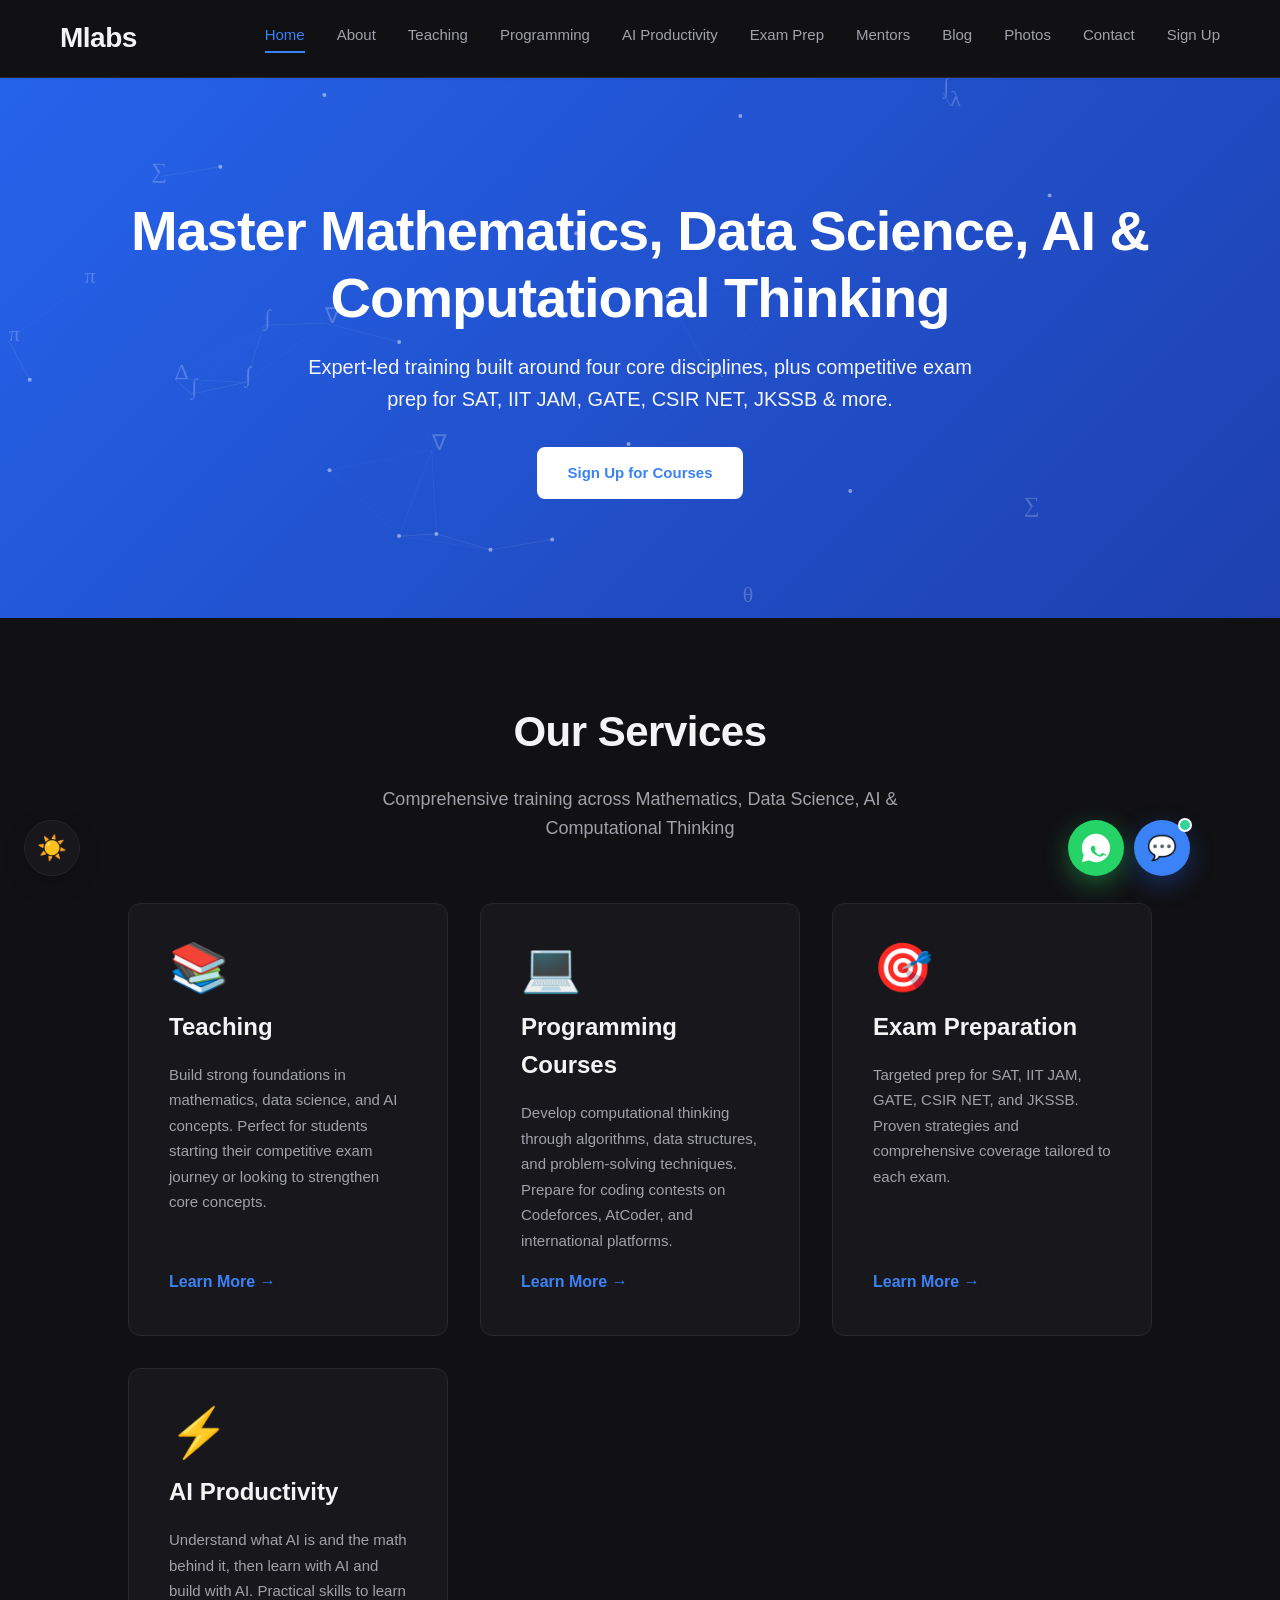
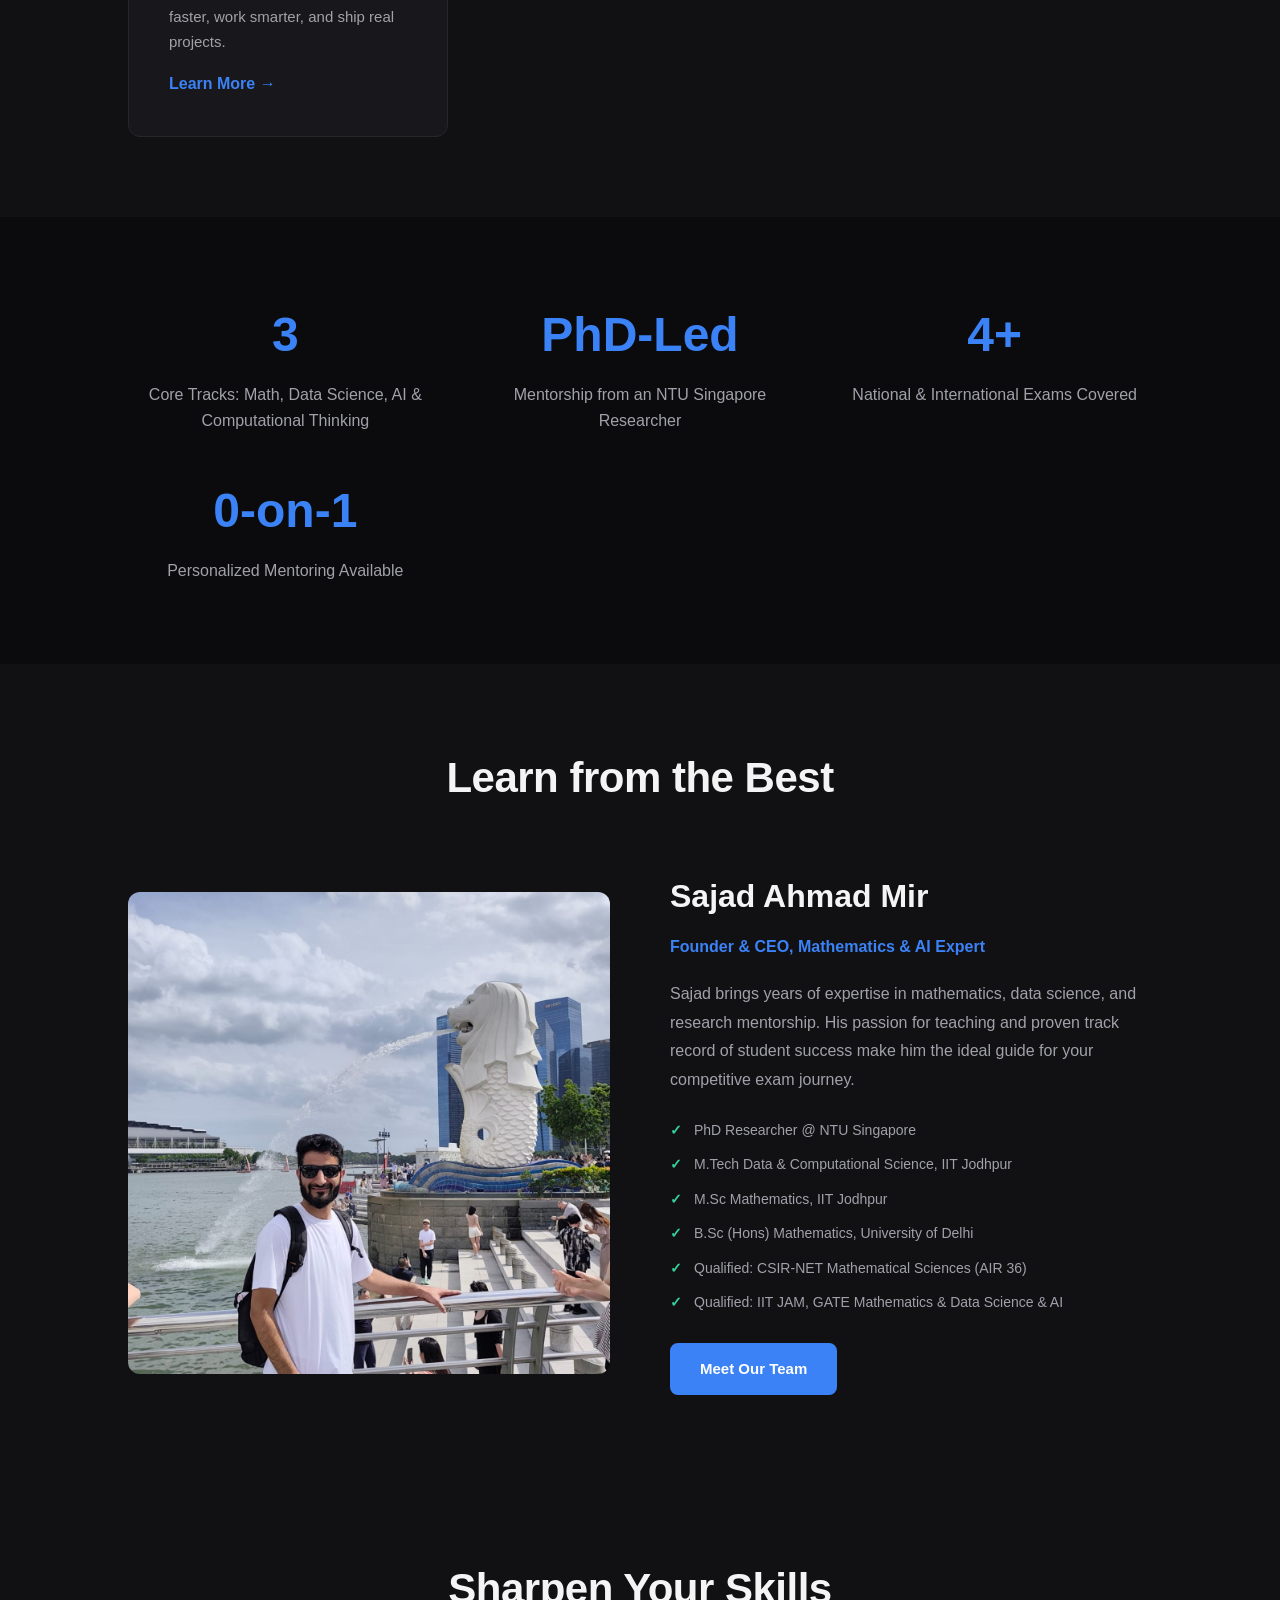
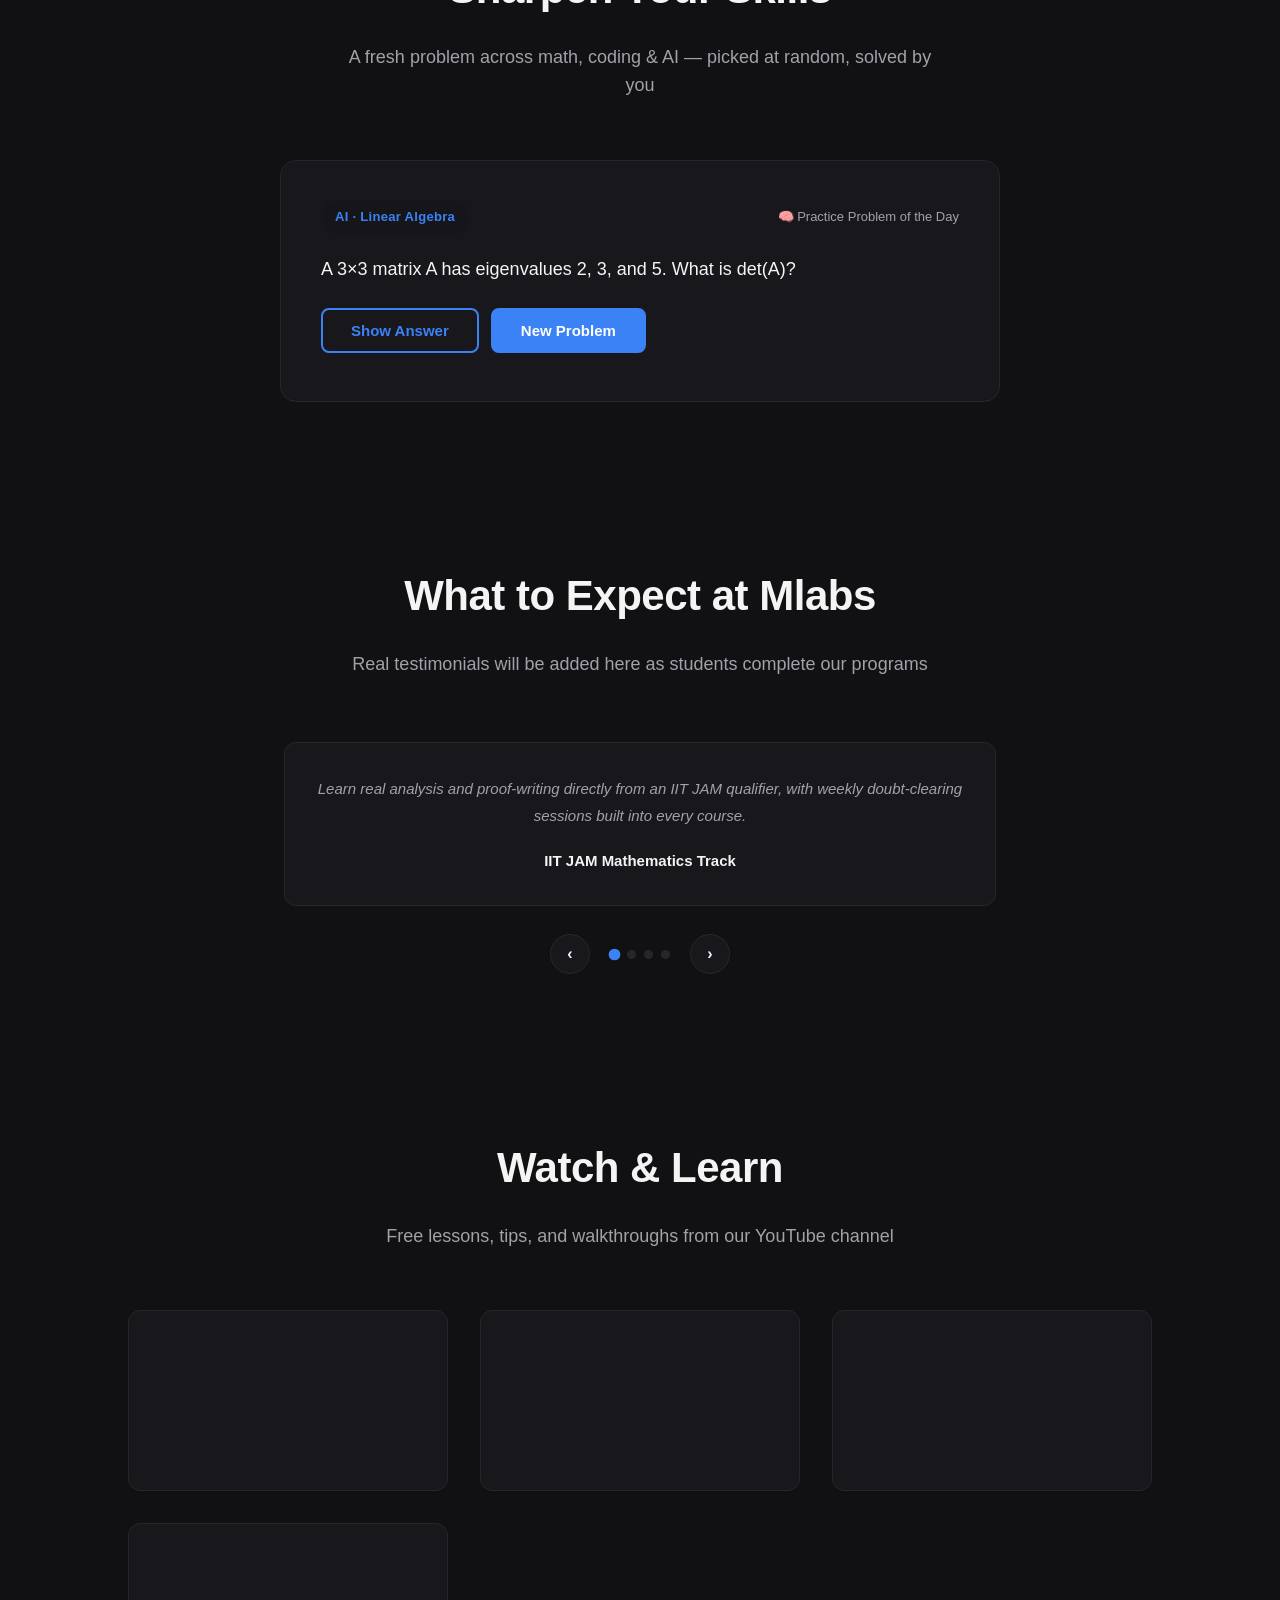
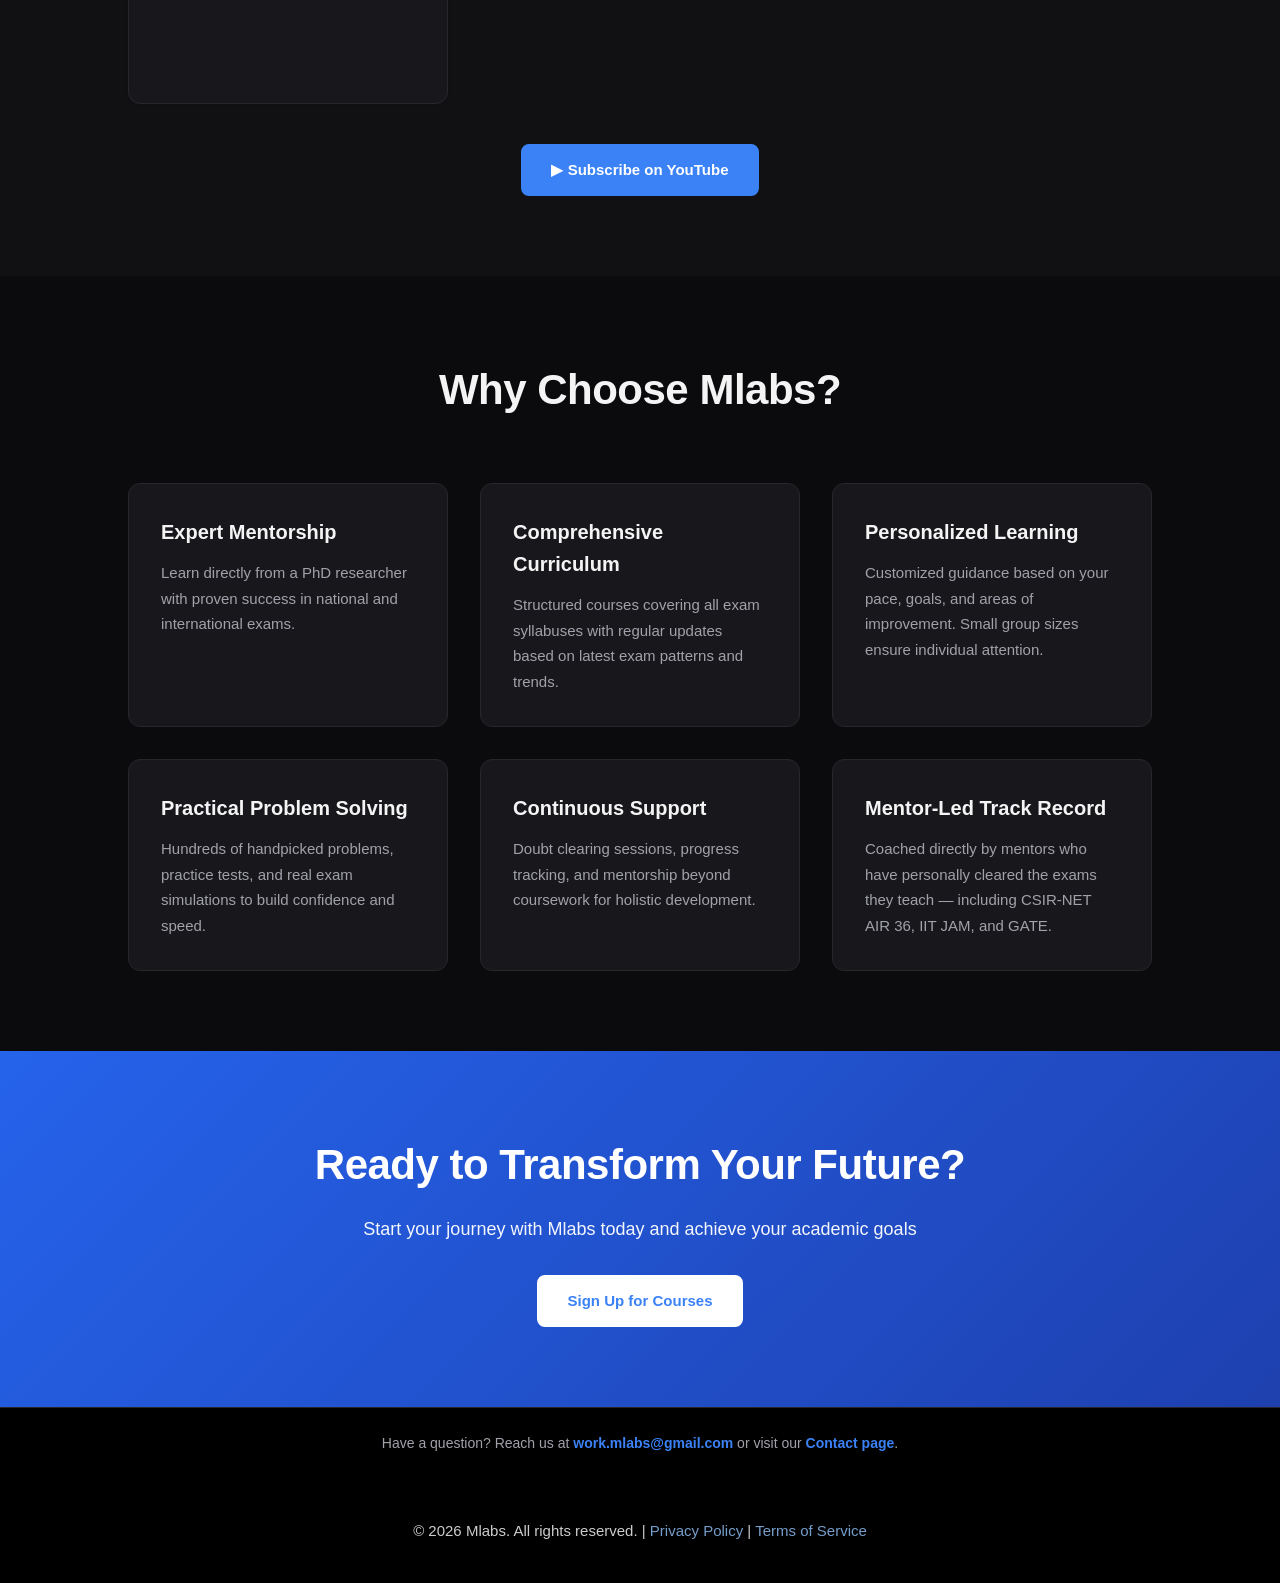
<file: index.html>
<!DOCTYPE html>
<html lang="en">
<head>
  <meta charset="UTF-8">
  <meta name="viewport" content="width=device-width, initial-scale=1.0">
  <title>Mlabs | Mathematics, Data Science, AI & Computational Thinking Courses</title>
  <meta name="description" content="Mlabs teaches Mathematics, Data Science, AI, and Computational Thinking through expert-led courses, competitive exam prep (SAT, IIT JAM, GATE, CSIR NET, JKSSB), and 1-on-1 mentoring.">
  <link rel="canonical" href="https://meer-1.github.io/M-Labs/index.html">
  <meta property="og:type" content="website">
  <meta property="og:site_name" content="Mlabs">
  <meta property="og:title" content="Mlabs | Mathematics, Data Science, AI & Computational Thinking Courses">
  <meta property="og:description" content="Expert-led training in Mathematics, Data Science, AI, and Computational Thinking, plus competitive exam prep for SAT, IIT JAM, GATE, CSIR NET & JKSSB.">
  <meta property="og:url" content="https://meer-1.github.io/M-Labs/index.html">
  <meta name="twitter:card" content="summary">
  <script type="application/ld+json">
  {
    "@context": "https://schema.org",
    "@type": "EducationalOrganization",
    "name": "Mlabs",
    "url": "https://meer-1.github.io/M-Labs/index.html",
    "description": "Mlabs teaches Mathematics, Data Science, AI, and Computational Thinking through expert-led courses and competitive exam prep.",
    "email": "work.mlabs@gmail.com",
    "founder": [
      { "@type": "Person", "name": "Sajad Ahmad Mir" },
      { "@type": "Person", "name": "Javaid Ahmad Mir" }
    ],
    "sameAs": []
  }
  </script>
  <script>(function(){try{if(localStorage.getItem('mlabs-theme')!=='light'){document.documentElement.setAttribute('data-theme','dark');}}catch(e){document.documentElement.setAttribute('data-theme','dark');}})();</script>
  <link rel="stylesheet" href="css/style.css">
</head>

<body>

<header>
  <div class="logo">Mlabs</div>
  <nav>
    <a href="index.html" class="active">Home</a>
    <a href="about.html">About</a>
    <a href="services/teaching.html">Teaching</a>
    <a href="services/coding.html">Programming</a>
    <a href="services/ai-productivity.html">AI Productivity</a>
    <a href="services/exams.html">Exam Prep</a>
    <a href="mentors.html">Mentors</a>
    <a href="blog.html">Blog</a>
    <a href="photos.html">Photos</a>
    <a href="contact.html">Contact</a>
    <a href="apply.html">Sign Up</a>
  </nav>
</header>

<!-- HERO SECTION -->
<section class="hero">
  <h1>Master Mathematics, Data Science, AI & Computational Thinking</h1>
  <p>Expert-led training built around four core disciplines, plus competitive exam prep for SAT, IIT JAM, GATE, CSIR NET, JKSSB & more.</p>
  <a class="btn" href="apply.html">Sign Up for Courses</a>
</section>

<!-- SERVICES SECTION -->
<section style="padding: 80px 10%; background: #ffffff;">
  <h2 class="section-title">Our Services</h2>
  <p class="section-subtitle">Comprehensive training across Mathematics, Data Science, AI & Computational Thinking</p>

  <div class="services">
    <div class="service-card">
      <div class="service-card-icon">📚</div>
      <h3>Teaching</h3>
      <p>Build strong foundations in mathematics, data science, and AI concepts. Perfect for students starting their competitive exam journey or looking to strengthen core concepts.</p>
      <a href="services/teaching.html">Learn More →</a>
    </div>

    <div class="service-card">
      <div class="service-card-icon">💻</div>
      <h3>Programming Courses</h3>
      <p>Develop computational thinking through algorithms, data structures, and problem-solving techniques. Prepare for coding contests on Codeforces, AtCoder, and international platforms.</p>
      <a href="services/coding.html">Learn More →</a>
    </div>

    <div class="service-card">
      <div class="service-card-icon">🎯</div>
      <h3>Exam Preparation</h3>
      <p>Targeted prep for SAT, IIT JAM, GATE, CSIR NET, and JKSSB. Proven strategies and comprehensive coverage tailored to each exam.</p>
      <a href="services/exams.html">Learn More →</a>
    </div>

    <div class="service-card">
      <div class="service-card-icon">⚡</div>
      <h3>AI Productivity</h3>
      <p>Understand what AI is and the math behind it, then learn with AI and build with AI. Practical skills to learn faster, work smarter, and ship real projects.</p>
      <a href="services/ai-productivity.html">Learn More →</a>
    </div>
  </div>
</section>

<!-- STATS SECTION -->
<section class="stats">
  <div class="stats-grid">
    <div class="stat">
      <div class="stat-number">4</div>
      <div class="stat-label">Core Tracks: Math, Data Science, AI & Computational Thinking</div>
    </div>
    <div class="stat">
      <div class="stat-number">PhD-Led</div>
      <div class="stat-label">Mentorship from an NTU Singapore Researcher</div>
    </div>
    <div class="stat">
      <div class="stat-number">5+</div>
      <div class="stat-label">National & International Exams Covered</div>
    </div>
    <div class="stat">
      <div class="stat-number">1-on-1</div>
      <div class="stat-label">Personalized Mentoring Available</div>
    </div>
  </div>
</section>

<!-- INSTRUCTOR SECTION -->
<section class="instructor-section">
  <h2 class="section-title" style="margin-bottom: 60px;">Learn from the Best</h2>
  
  <div class="instructor-container">
    <div class="instructor-image">
      <img src="images/image.jpeg" alt="Sajad Ahmad Mir - Founder & CEO">
    </div>
    
    <div class="instructor-content">
      <h3>Sajad Ahmad Mir</h3>
      <div class="title">Founder & CEO, Mathematics & AI Expert</div>
      
      <p>Sajad brings years of expertise in mathematics, data science, and research mentorship. His passion for teaching and proven track record of student success make him the ideal guide for your competitive exam journey.</p>
      
      <ul class="instructor-creds">
        <li>PhD Researcher @ NTU Singapore</li>
        <li>M.Tech Data & Computational Science, IIT Jodhpur</li>
        <li>M.Sc Mathematics, IIT Jodhpur</li>
        <li>B.Sc (Hons) Mathematics, University of Delhi</li>
        <li>Qualified: CSIR-NET Mathematical Sciences (AIR 36)</li>
        <li>Qualified: IIT JAM, GATE Mathematics & Data Science & AI</li>
      </ul>
      
      <a class="btn btn-primary" href="mentors.html">Meet Our Team</a>
    </div>
  </div>
</section>

<!-- PRACTICE PROBLEM OF THE DAY -->
<section style="padding: 80px 10%; background: #ffffff;">
  <h2 class="section-title">Sharpen Your Skills</h2>
  <p class="section-subtitle">A fresh problem across math, coding & AI — picked at random, solved by you</p>

  <div class="problem-widget" id="problemWidget">
    <div class="problem-widget-header">
      <span class="problem-tag" id="problemTag">Mathematics</span>
      <span style="font-size: 13px; color: var(--text-muted);">🧠 Practice Problem of the Day</span>
    </div>
    <div class="problem-text" id="problemText">Loading…</div>
    <div class="problem-actions">
      <button class="btn btn-outline" id="showAnswerBtn" type="button">Show Answer</button>
      <button class="btn btn-primary" id="newProblemBtn" type="button">New Problem</button>
    </div>
    <div class="problem-answer" id="problemAnswerWrap">
      <div class="problem-answer-inner" id="problemAnswerText"></div>
    </div>
  </div>
</section>

<!-- WHAT TO EXPECT -->
<section style="padding: 80px 10%; background: #f9fafb;">
  <h2 class="section-title">What to Expect at Mlabs</h2>
  <p class="section-subtitle">Real testimonials will be added here as students complete our programs</p>

  <div class="testimonial-carousel" id="testimonialCarousel">
    <div class="testimonial-track-outer">
      <div class="testimonial-track">
        <div class="testimonial-slide">
          <div class="testimonial">
            <p class="testimonial-text">Learn real analysis and proof-writing directly from an IIT JAM qualifier, with weekly doubt-clearing sessions built into every course.</p>
            <div class="testimonial-author">IIT JAM Mathematics Track</div>
          </div>
        </div>
        <div class="testimonial-slide">
          <div class="testimonial">
            <p class="testimonial-text">Our competitive programming track takes you from DSA fundamentals to contest-ready problem solving on Codeforces, AtCoder, and LeetCode.</p>
            <div class="testimonial-author">Competitive Programming Track</div>
          </div>
        </div>
        <div class="testimonial-slide">
          <div class="testimonial">
            <p class="testimonial-text">CSIR NET and GATE coaching is grounded in the same exams our founder has personally cleared — pure and applied math coverage at PhD-entrance depth.</p>
            <div class="testimonial-author">CSIR NET & GATE Track</div>
          </div>
        </div>
        <div class="testimonial-slide">
          <div class="testimonial">
            <p class="testimonial-text">Every program pairs structured curriculum with problem sets and personalized feedback, so you always know exactly what to work on next.</p>
            <div class="testimonial-author">Data Science & AI Track</div>
          </div>
        </div>
      </div>
    </div>
    <div class="testimonial-controls">
      <button class="carousel-btn prev" type="button" aria-label="Previous slide">‹</button>
      <div class="testimonial-dots"></div>
      <button class="carousel-btn next" type="button" aria-label="Next slide">›</button>
    </div>
  </div>
</section>

<!-- VIDEOS -->
<section style="padding: 80px 10%; background: #ffffff;">
  <h2 class="section-title">Watch & Learn</h2>
  <p class="section-subtitle">Free lessons, tips, and walkthroughs from our YouTube channel</p>

  <div class="video-grid">
    <div class="video-card">
      <div class="video-embed">
        <iframe src="https://www.youtube.com/embed/SwJ3Y3PBQDM" title="Mlabs video" loading="lazy" frameborder="0" allow="accelerometer; autoplay; clipboard-write; encrypted-media; gyroscope; picture-in-picture; web-share" allowfullscreen></iframe>
      </div>
    </div>

    <div class="video-card">
      <div class="video-embed">
        <iframe src="https://www.youtube.com/embed/emjX2_56g9o" title="Mlabs video" loading="lazy" frameborder="0" allow="accelerometer; autoplay; clipboard-write; encrypted-media; gyroscope; picture-in-picture; web-share" allowfullscreen></iframe>
      </div>
    </div>

    <div class="video-card">
      <div class="video-embed">
        <iframe src="https://www.youtube.com/embed/NzWDiGd2okQ" title="Mlabs video" loading="lazy" frameborder="0" allow="accelerometer; autoplay; clipboard-write; encrypted-media; gyroscope; picture-in-picture; web-share" allowfullscreen></iframe>
      </div>
    </div>

    <div class="video-card">
      <div class="video-embed">
        <iframe src="https://www.youtube.com/embed/QnNMftteWgM" title="Mlabs video" loading="lazy" frameborder="0" allow="accelerometer; autoplay; clipboard-write; encrypted-media; gyroscope; picture-in-picture; web-share" allowfullscreen></iframe>
      </div>
    </div>
  </div>

  <div style="text-align: center; margin-top: 40px;">
    <a class="btn btn-primary" href="https://www.youtube.com/@mlabs-1" target="_blank" rel="noopener">▶ Subscribe on YouTube</a>
  </div>
</section>

<!-- WHY CHOOSE MLABS -->
<section class="features">
  <h2 class="section-title" style="margin-bottom: 60px;">Why Choose Mlabs?</h2>
  
  <div class="features-grid">
    <div class="feature">
      <h3>Expert Mentorship</h3>
      <p>Learn directly from a PhD researcher with proven success in national and international exams.</p>
    </div>
    
    <div class="feature">
      <h3>Comprehensive Curriculum</h3>
      <p>Structured courses covering all exam syllabuses with regular updates based on latest exam patterns and trends.</p>
    </div>
    
    <div class="feature">
      <h3>Personalized Learning</h3>
      <p>Customized guidance based on your pace, goals, and areas of improvement. Small group sizes ensure individual attention.</p>
    </div>
    
    <div class="feature">
      <h3>Practical Problem Solving</h3>
      <p>Hundreds of handpicked problems, practice tests, and real exam simulations to build confidence and speed.</p>
    </div>
    
    <div class="feature">
      <h3>Continuous Support</h3>
      <p>Doubt clearing sessions, progress tracking, and mentorship beyond coursework for holistic development.</p>
    </div>
    
    <div class="feature">
      <h3>Mentor-Led Track Record</h3>
      <p>Coached directly by mentors who have personally cleared the exams they teach — including CSIR-NET AIR 36, IIT JAM, and GATE.</p>
    </div>
  </div>
</section>

<!-- CTA SECTION -->
<section class="cta">
  <h2>Ready to Transform Your Future?</h2>
  <p>Start your journey with Mlabs today and achieve your academic goals</p>
  <a class="btn" href="apply.html">Sign Up for Courses</a>
</section>

<!-- FOOTER CONTACT STRIP -->
<div class="footer-contact">
  <p>Have a question? Reach us at <a href="mailto:work.mlabs@gmail.com">work.mlabs@gmail.com</a> or visit our <a href="contact.html">Contact page</a>.</p>
</div>

<!-- FOOTER -->
<footer>
  <p>&copy; 2026 Mlabs. All rights reserved. | <a href="#">Privacy Policy</a> | <a href="#">Terms of Service</a></p>
</footer>

<button id="scrollToTop" class="btn" style="position: fixed; bottom: 20px; right: 20px; display: none;">↑ Top</button>

<script src="js/script.js"></script>

</body>
</html>
</file>
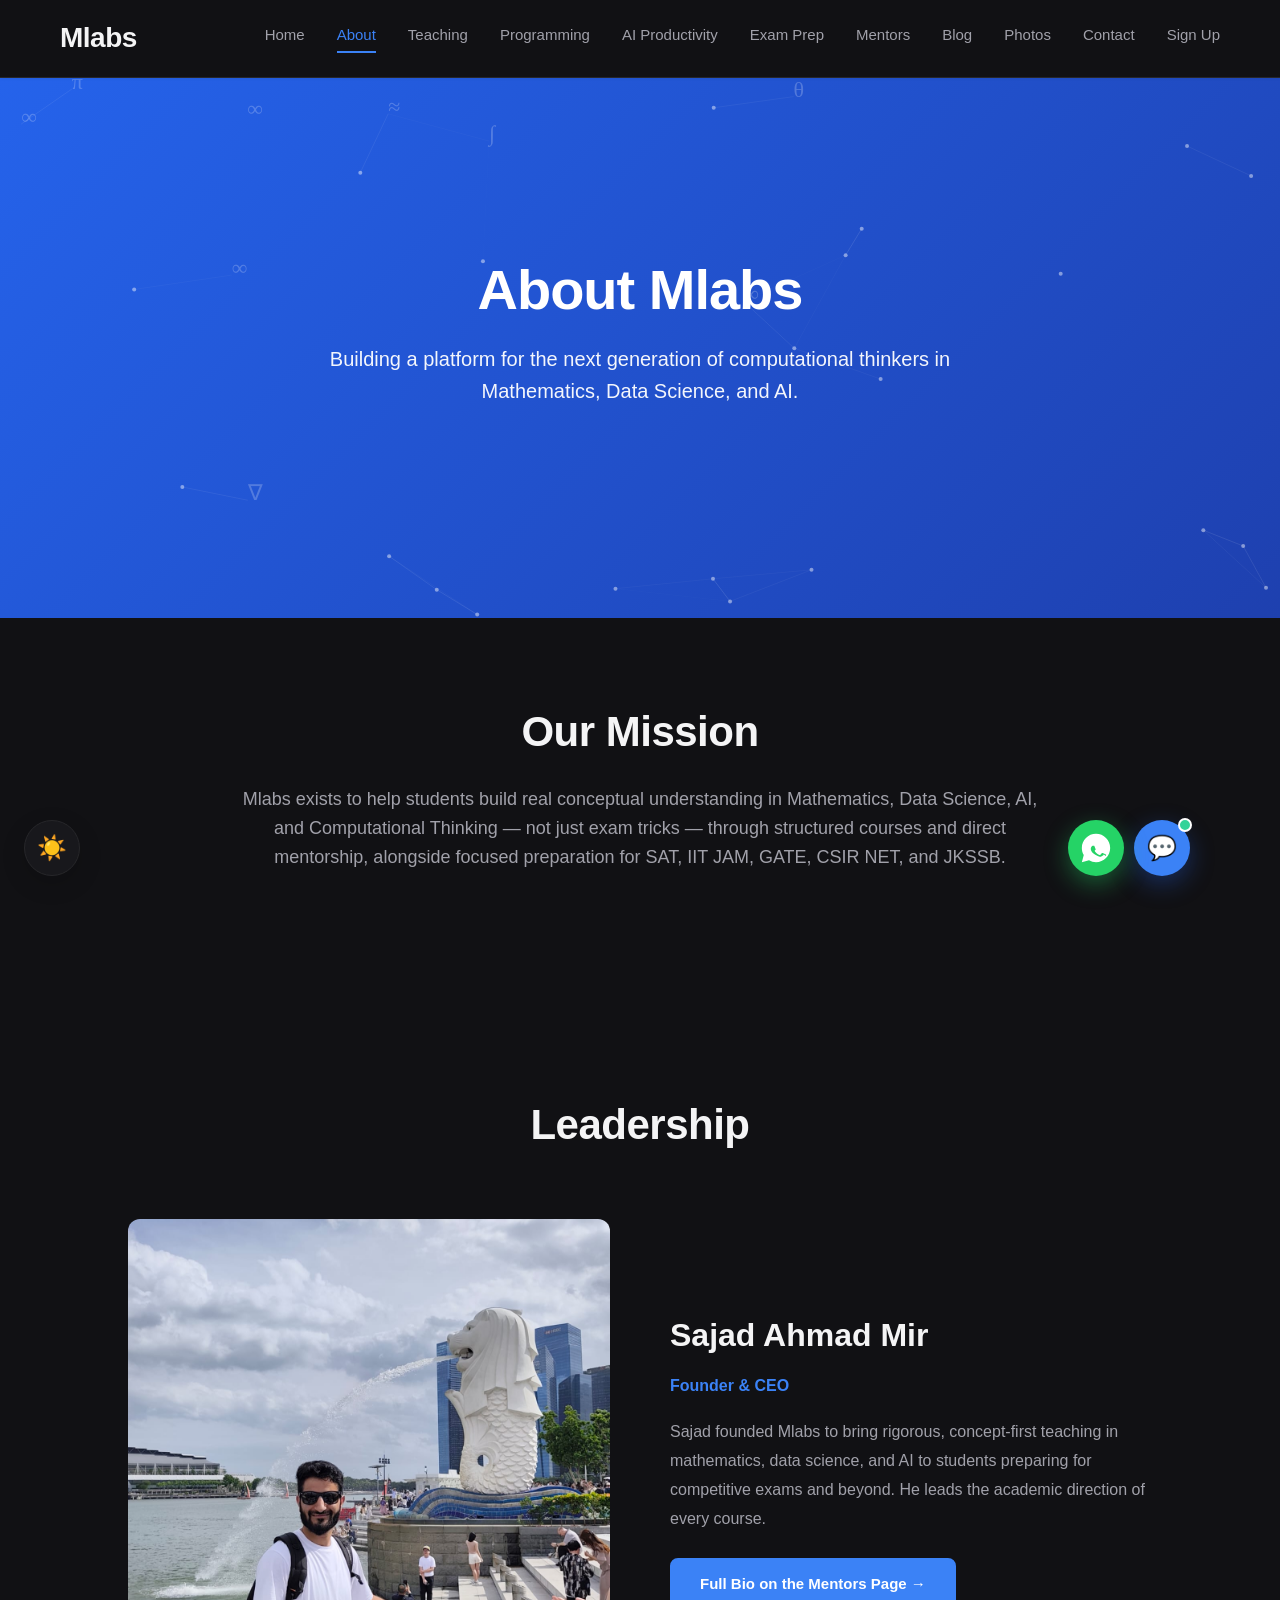
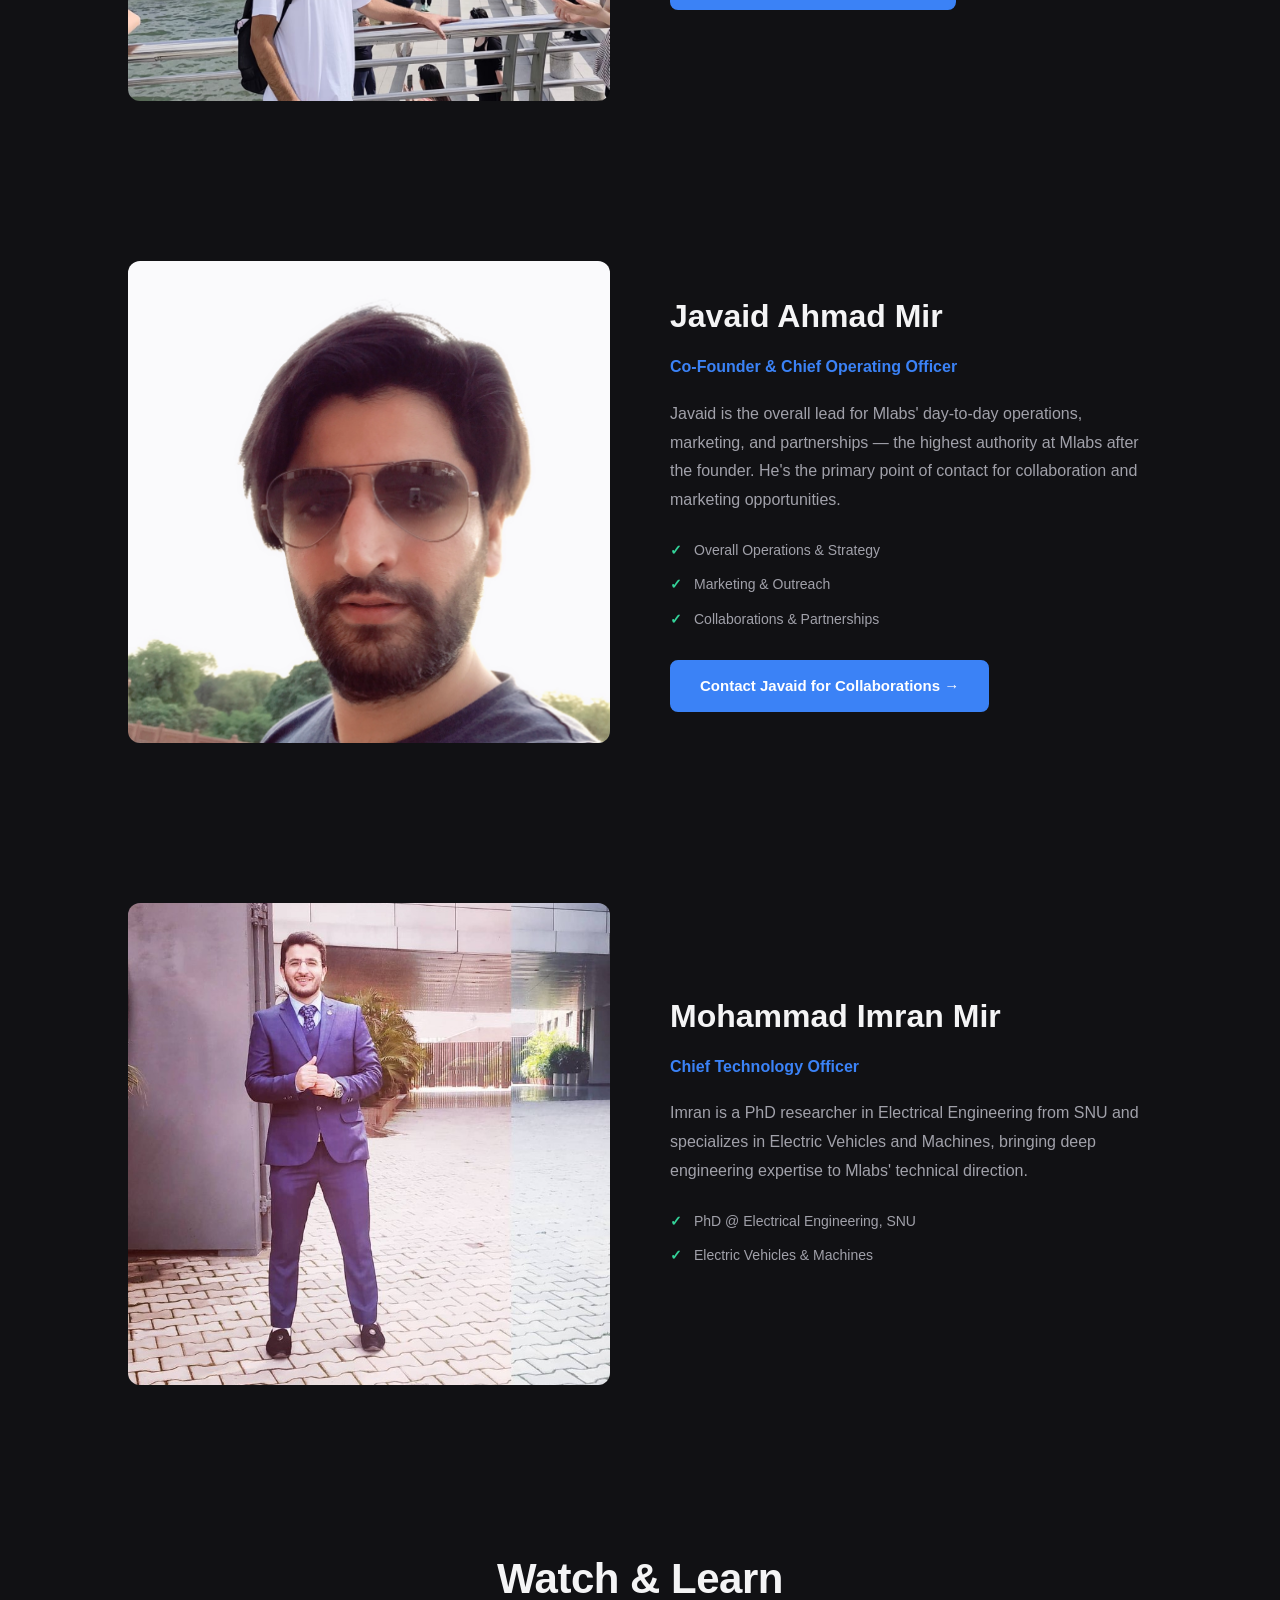
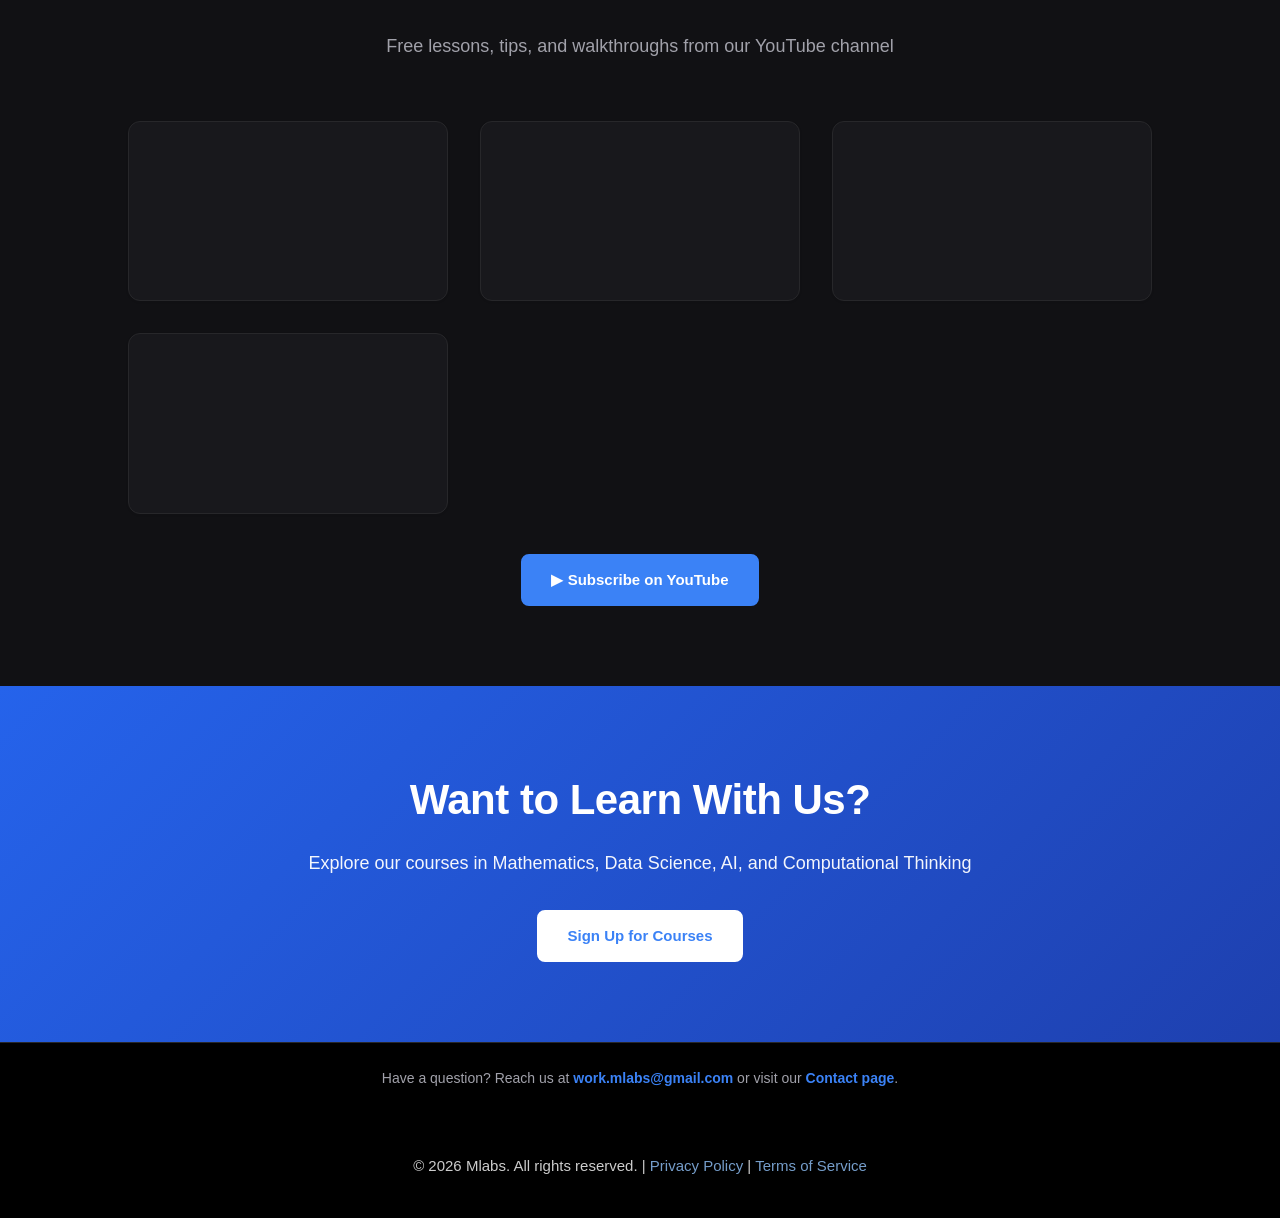
<file: about.html>
<!DOCTYPE html>
<html lang="en">
<head>
  <meta charset="UTF-8">
  <meta name="viewport" content="width=device-width, initial-scale=1.0">
  <title>About Us - Mlabs | Our Mission & Leadership Team</title>
  <meta name="description" content="Mlabs is building a platform for the next generation of computational thinkers in Mathematics, Data Science, and AI. Meet the team behind it.">
  <link rel="canonical" href="https://meer-1.github.io/M-Labs/about.html">
  <meta property="og:type" content="website">
  <meta property="og:site_name" content="Mlabs">
  <meta property="og:title" content="About Us - Mlabs | Our Mission & Leadership Team">
  <meta property="og:description" content="Mlabs is building a platform for the next generation of computational thinkers in Mathematics, Data Science, and AI.">
  <meta property="og:url" content="https://meer-1.github.io/M-Labs/about.html">
  <meta name="twitter:card" content="summary">
  <script type="application/ld+json">
  {
    "@context": "https://schema.org",
    "@graph": [
      {
        "@type": "Person",
        "name": "Sajad Ahmad Mir",
        "jobTitle": "Founder & CEO",
        "worksFor": { "@type": "EducationalOrganization", "name": "Mlabs", "sameAs": "https://meer-1.github.io/M-Labs/index.html" }
      },
      {
        "@type": "Person",
        "name": "Javaid Ahmad Mir",
        "jobTitle": "Co-Founder & Chief Operating Officer",
        "worksFor": { "@type": "EducationalOrganization", "name": "Mlabs", "sameAs": "https://meer-1.github.io/M-Labs/index.html" }
      },
      {
        "@type": "Person",
        "name": "Mohammad Imran Mir",
        "jobTitle": "Chief Technology Officer",
        "worksFor": { "@type": "EducationalOrganization", "name": "Mlabs", "sameAs": "https://meer-1.github.io/M-Labs/index.html" }
      }
    ]
  }
  </script>
  <script>(function(){try{if(localStorage.getItem('mlabs-theme')!=='light'){document.documentElement.setAttribute('data-theme','dark');}}catch(e){document.documentElement.setAttribute('data-theme','dark');}})();</script>
  <link rel="stylesheet" href="css/style.css">
</head>

<body>

<header>
  <div class="logo">Mlabs</div>
  <nav>
    <a href="index.html">Home</a>
    <a href="about.html" class="active">About</a>
    <a href="services/teaching.html">Teaching</a>
    <a href="services/coding.html">Programming</a>
    <a href="services/ai-productivity.html">AI Productivity</a>
    <a href="services/exams.html">Exam Prep</a>
    <a href="mentors.html">Mentors</a>
    <a href="blog.html">Blog</a>
    <a href="photos.html">Photos</a>
    <a href="contact.html">Contact</a>
    <a href="apply.html">Sign Up</a>
  </nav>
</header>

<!-- HERO SECTION -->
<section class="hero">
  <h1>About Mlabs</h1>
  <p>Building a platform for the next generation of computational thinkers in Mathematics, Data Science, and AI.</p>
</section>

<!-- MISSION -->
<section style="padding: 80px 10%; background: #ffffff;">
  <h2 class="section-title">Our Mission</h2>
  <p class="section-subtitle" style="max-width: 800px;">Mlabs exists to help students build real conceptual understanding in Mathematics, Data Science, AI, and Computational Thinking — not just exam tricks — through structured courses and direct mentorship, alongside focused preparation for SAT, IIT JAM, GATE, CSIR NET, and JKSSB.</p>
</section>

<!-- LEADERSHIP: SAJAD -->
<section class="instructor-section" style="background: #f9fafb;">
  <h2 class="section-title" style="margin-bottom: 60px;">Leadership</h2>

  <div class="instructor-container">
    <div class="instructor-image">
      <img src="images/image.jpeg" alt="Sajad Ahmad Mir">
    </div>

    <div class="instructor-content">
      <h3>Sajad Ahmad Mir</h3>
      <div class="title">Founder & CEO</div>

      <p>Sajad founded Mlabs to bring rigorous, concept-first teaching in mathematics, data science, and AI to students preparing for competitive exams and beyond. He leads the academic direction of every course.</p>

      <a class="btn btn-primary" href="mentors.html">Full Bio on the Mentors Page →</a>
    </div>
  </div>
</section>

<!-- LEADERSHIP: JAVAID -->
<section class="instructor-section" style="background: #ffffff;">
  <div class="instructor-container">
    <div class="instructor-image">
      <img src="images/JAM.JPG" alt="Javaid Ahmad Mir" style="object-position: center 50%;">
    </div>

    <div class="instructor-content">
      <h3>Javaid Ahmad Mir</h3>
      <div class="title">Co-Founder & Chief Operating Officer</div>

      <p>Javaid is the overall lead for Mlabs' day-to-day operations, marketing, and partnerships — the highest authority at Mlabs after the founder. He's the primary point of contact for collaboration and marketing opportunities.</p>

      <ul class="instructor-creds">
        <li>Overall Operations & Strategy</li>
        <li>Marketing & Outreach</li>
        <li>Collaborations & Partnerships</li>
      </ul>

      <a class="btn btn-primary" href="mailto:work.mlabs@gmail.com?subject=Collaboration%20%2F%20Marketing%20Inquiry%20for%20Javaid">Contact Javaid for Collaborations →</a>
    </div>
  </div>
</section>

<!-- LEADERSHIP: MOHAMMAD IMRAN MIR -->
<section class="instructor-section" style="background: #f9fafb;">
  <div class="instructor-container">
    <div class="instructor-image">
      <img src="images/MIM.jpg" alt="Mohammad Imran Mir" style="object-position: center 50%;">
    </div>

    <div class="instructor-content">
      <h3>Mohammad Imran Mir</h3>
      <div class="title">Chief Technology Officer</div>

      <p>Imran is a PhD researcher in Electrical Engineering from SNU and specializes in Electric Vehicles and Machines, bringing deep engineering expertise to Mlabs' technical direction.</p>

      <ul class="instructor-creds">
        <li>PhD @ Electrical Engineering, SNU</li>
        <li>Electric Vehicles & Machines</li>
      </ul>
    </div>
  </div>
</section>

<!-- VIDEOS -->
<section style="padding: 80px 10%; background: #ffffff;">
  <h2 class="section-title">Watch & Learn</h2>
  <p class="section-subtitle">Free lessons, tips, and walkthroughs from our YouTube channel</p>

  <div class="video-grid">
    <div class="video-card">
      <div class="video-embed">
        <iframe src="https://www.youtube.com/embed/SwJ3Y3PBQDM" title="Mlabs video" loading="lazy" frameborder="0" allow="accelerometer; autoplay; clipboard-write; encrypted-media; gyroscope; picture-in-picture; web-share" allowfullscreen></iframe>
      </div>
    </div>

    <div class="video-card">
      <div class="video-embed">
        <iframe src="https://www.youtube.com/embed/emjX2_56g9o" title="Mlabs video" loading="lazy" frameborder="0" allow="accelerometer; autoplay; clipboard-write; encrypted-media; gyroscope; picture-in-picture; web-share" allowfullscreen></iframe>
      </div>
    </div>

    <div class="video-card">
      <div class="video-embed">
        <iframe src="https://www.youtube.com/embed/NzWDiGd2okQ" title="Mlabs video" loading="lazy" frameborder="0" allow="accelerometer; autoplay; clipboard-write; encrypted-media; gyroscope; picture-in-picture; web-share" allowfullscreen></iframe>
      </div>
    </div>

    <div class="video-card">
      <div class="video-embed">
        <iframe src="https://www.youtube.com/embed/QnNMftteWgM" title="Mlabs video" loading="lazy" frameborder="0" allow="accelerometer; autoplay; clipboard-write; encrypted-media; gyroscope; picture-in-picture; web-share" allowfullscreen></iframe>
      </div>
    </div>
  </div>

  <div style="text-align: center; margin-top: 40px;">
    <a class="btn btn-primary" href="https://www.youtube.com/@mlabs-1" target="_blank" rel="noopener">▶ Subscribe on YouTube</a>
  </div>
</section>

<!-- CTA SECTION -->
<section class="cta">
  <h2>Want to Learn With Us?</h2>
  <p>Explore our courses in Mathematics, Data Science, AI, and Computational Thinking</p>
  <a class="btn" href="apply.html">Sign Up for Courses</a>
</section>

<!-- FOOTER CONTACT STRIP -->
<div class="footer-contact">
  <p>Have a question? Reach us at <a href="mailto:work.mlabs@gmail.com">work.mlabs@gmail.com</a> or visit our <a href="contact.html">Contact page</a>.</p>
</div>

<!-- FOOTER -->
<footer>
  <p>&copy; 2026 Mlabs. All rights reserved. | <a href="#">Privacy Policy</a> | <a href="#">Terms of Service</a></p>
</footer>

<button id="scrollToTop" class="btn" style="position: fixed; bottom: 20px; right: 20px; display: none;">↑ Top</button>

<script src="js/script.js"></script>

</body>
</html>
</file>
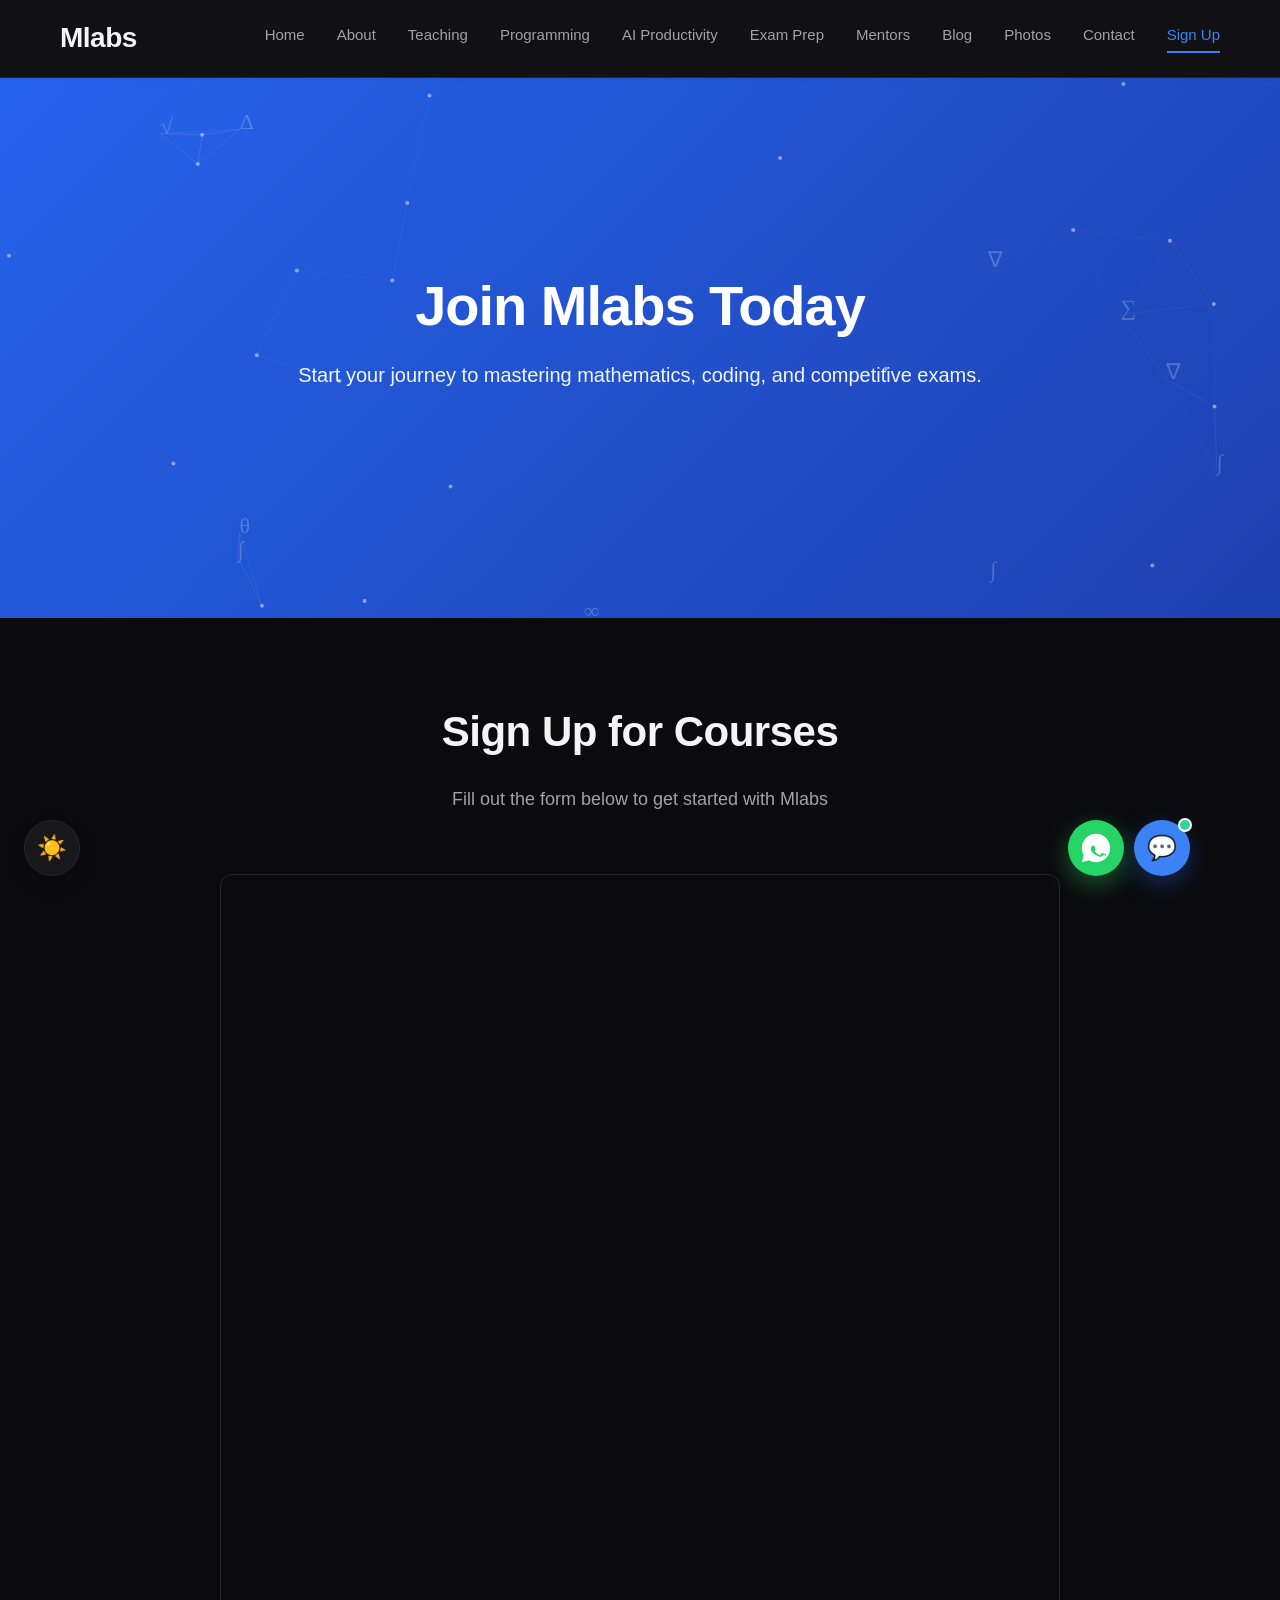
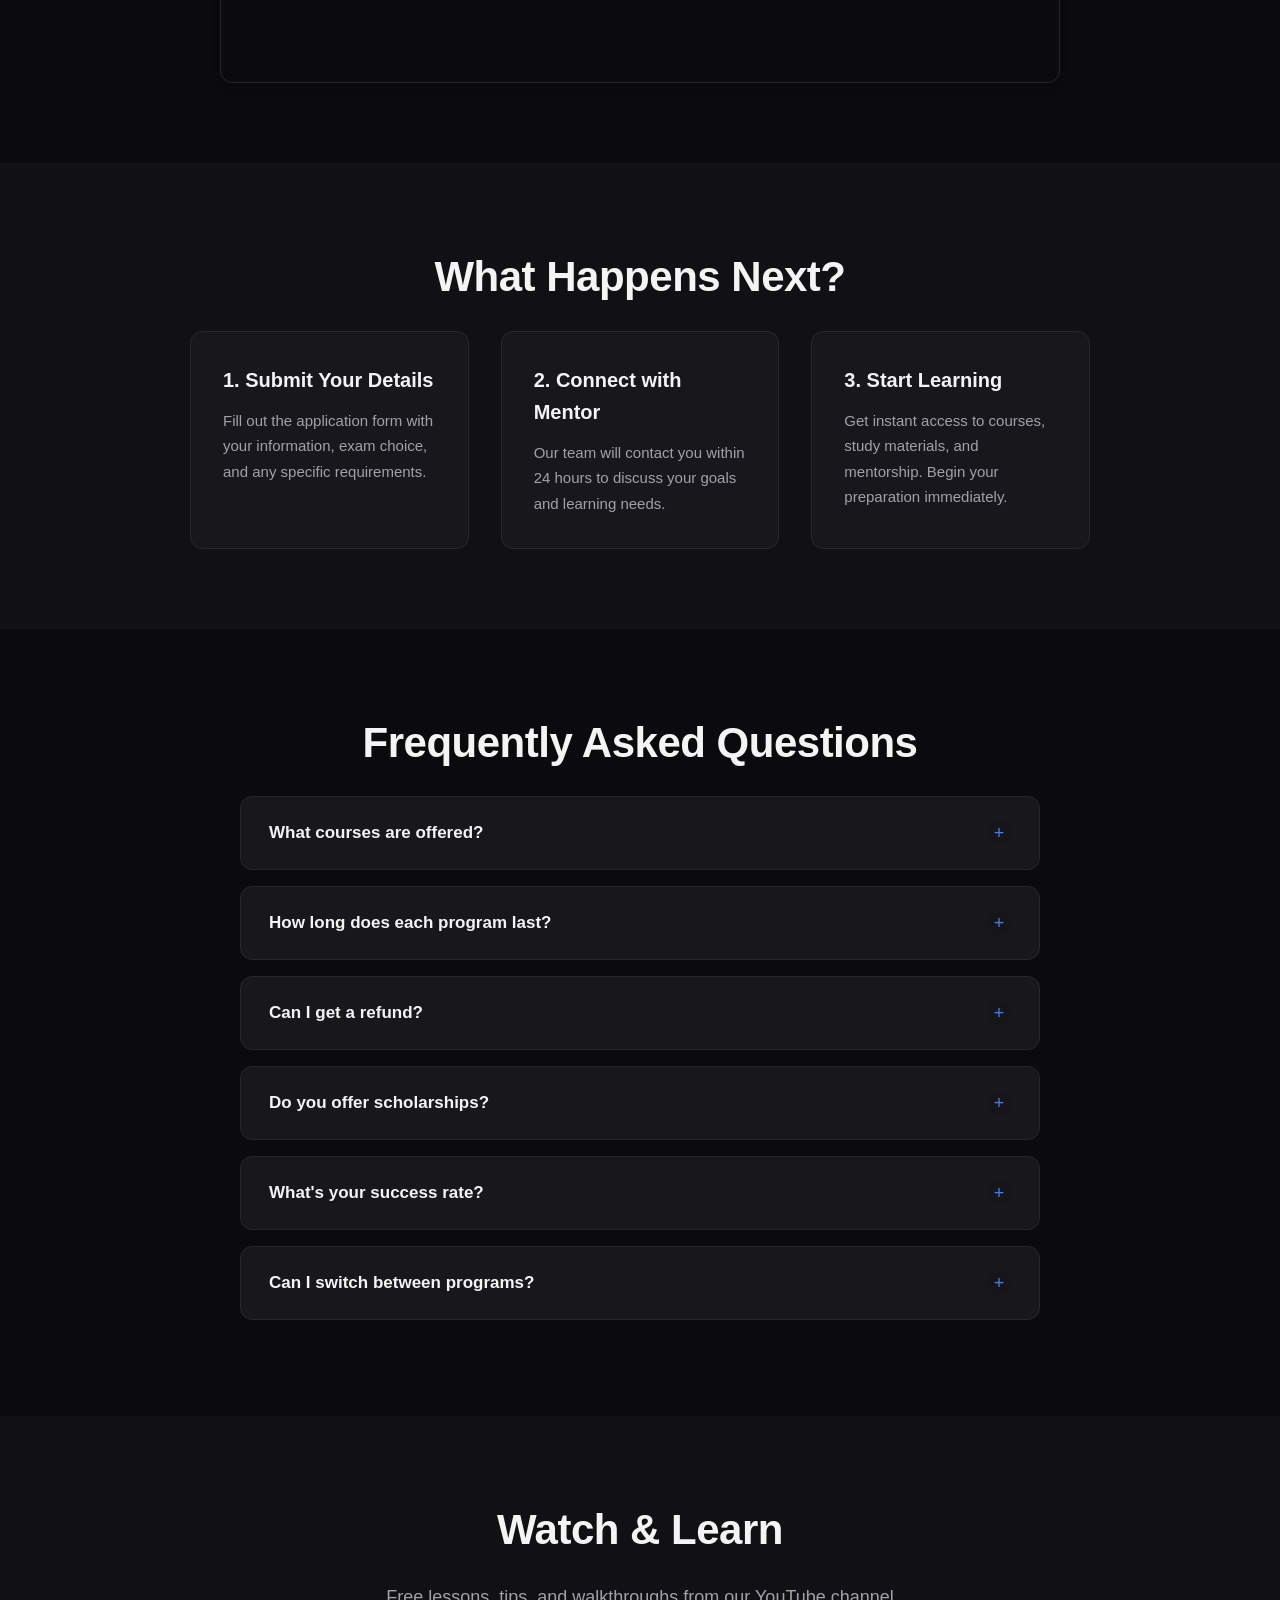
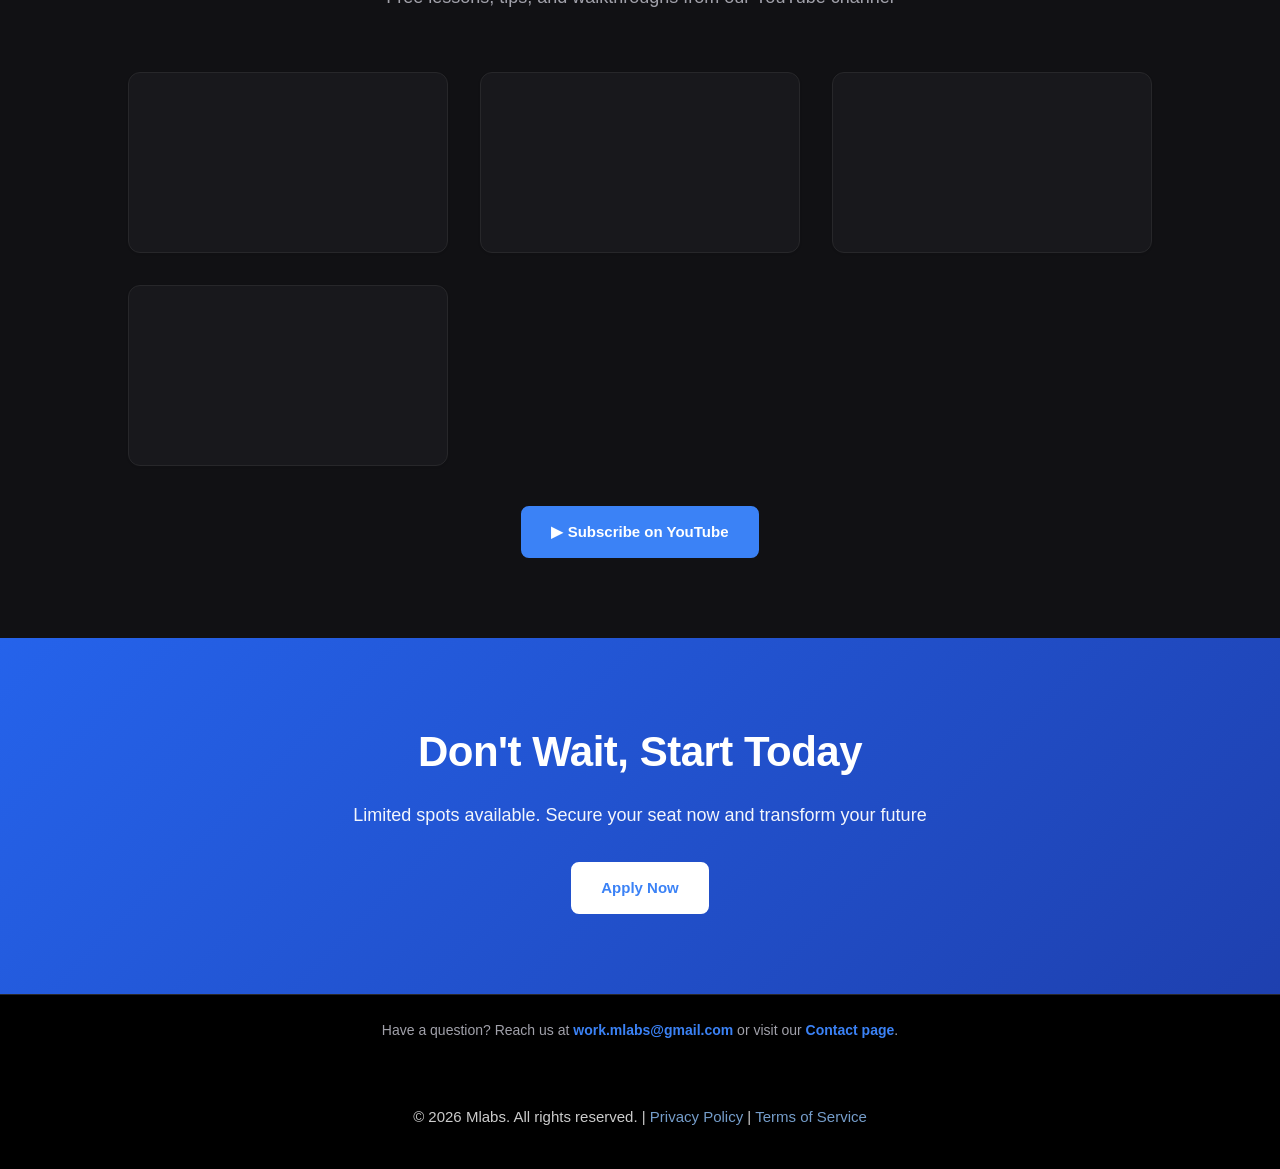
<file: apply.html>
<!DOCTYPE html>
<html lang="en">
<head>
  <meta charset="UTF-8">
  <meta name="viewport" content="width=device-width, initial-scale=1.0">
  <title>Sign Up - Mlabs | Math, Data Science & AI Courses</title>
  <meta name="description" content="Enroll in Mlabs courses in Mathematics, Data Science, AI, and Computational Thinking. Group classes, 1-on-1 mentoring, and self-paced options.">
  <link rel="canonical" href="https://meer-1.github.io/M-Labs/apply.html">
  <meta property="og:type" content="website">
  <meta property="og:site_name" content="Mlabs">
  <meta property="og:title" content="Sign Up - Mlabs | Math, Data Science & AI Courses">
  <meta property="og:description" content="Enroll in Mlabs courses in Mathematics, Data Science, AI, and Computational Thinking.">
  <meta property="og:url" content="https://meer-1.github.io/M-Labs/apply.html">
  <meta name="twitter:card" content="summary">
  <script>(function(){try{if(localStorage.getItem('mlabs-theme')!=='light'){document.documentElement.setAttribute('data-theme','dark');}}catch(e){document.documentElement.setAttribute('data-theme','dark');}})();</script>
  <link rel="stylesheet" href="css/style.css">
</head>

<body>

<header>
  <div class="logo">Mlabs</div>
  <nav>
    <a href="index.html">Home</a>
    <a href="about.html">About</a>
    <a href="services/teaching.html">Teaching</a>
    <a href="services/coding.html">Programming</a>
    <a href="services/ai-productivity.html">AI Productivity</a>
    <a href="services/exams.html">Exam Prep</a>
    <a href="mentors.html">Mentors</a>
    <a href="blog.html">Blog</a>
    <a href="photos.html">Photos</a>
    <a href="contact.html">Contact</a>
    <a href="apply.html" class="active">Sign Up</a>
  </nav>
</header>

<!-- HERO SECTION -->
<section class="hero">
  <h1>Join Mlabs Today</h1>
  <p>Start your journey to mastering mathematics, coding, and competitive exams.</p>
</section>

<!-- SIGNUP SECTION -->
<section style="padding: 80px 10%;">
  <h2 class="section-title">Sign Up for Courses</h2>
  <p class="section-subtitle">Fill out the form below to get started with Mlabs</p>

  <div class="form-embed">
    <!-- Replace the src below with your Google Form embed URL -->
    <iframe src="https://docs.google.com/forms/d/e/1FAIpQLSfpZByBmNlFYR8bvnfP0d27PJOhCk83fOjy_SJQeXbQLiTI9w/viewform?usp=publish-editor" width="100%" height="800" frameborder="0" marginheight="0" marginwidth="0">Loading…</iframe>
  </div>
</section>

<!-- INFO SECTION -->
<section style="padding: 80px 10%; background: #f9fafb;">
  <h2 class="section-title">What Happens Next?</h2>
  
  <div style="max-width: 900px; margin: 0 auto; display: grid; grid-template-columns: repeat(auto-fit, minmax(250px, 1fr)); gap: 32px;">
    <div class="feature" style="border: 1px solid #e5e7eb;">
      <h3>1. Submit Your Details</h3>
      <p>Fill out the application form with your information, exam choice, and any specific requirements.</p>
    </div>

    <div class="feature" style="border: 1px solid #e5e7eb;">
      <h3>2. Connect with Mentor</h3>
      <p>Our team will contact you within 24 hours to discuss your goals and learning needs.</p>
    </div>

    <div class="feature" style="border: 1px solid #e5e7eb;">
      <h3>3. Start Learning</h3>
      <p>Get instant access to courses, study materials, and mentorship. Begin your preparation immediately.</p>
    </div>
  </div>
</section>

<!-- FAQ SECTION -->
<section style="padding: 80px 10%;">
  <h2 class="section-title">Frequently Asked Questions</h2>
  
  <div class="faq-list" style="max-width: 800px; margin: 0 auto;">
    <div class="faq-item">
      <button class="faq-question" type="button">
        What courses are offered?
        <span class="faq-icon">+</span>
      </button>
      <div class="faq-answer">
        <p>We offer comprehensive coaching in Teaching (Math, Data Science, AI), Programming (including Competitive Programming), AI Productivity (Learn with AI, Build with AI), and Exam Preparation (SAT, IIT JAM, GATE, CSIR NET, JKSSB).</p>
      </div>
    </div>

    <div class="faq-item">
      <button class="faq-question" type="button">
        How long does each program last?
        <span class="faq-icon">+</span>
      </button>
      <div class="faq-answer">
        <p>Program duration varies from 10-14 weeks depending on the course. Flexible scheduling allows you to learn at your own pace with structured guidance.</p>
      </div>
    </div>

    <div class="faq-item">
      <button class="faq-question" type="button">
        Can I get a refund?
        <span class="faq-icon">+</span>
      </button>
      <div class="faq-answer">
        <p>We offer a 7-day money-back guarantee if you're not satisfied. After that, refunds are prorated based on course completion.</p>
      </div>
    </div>

    <div class="faq-item">
      <button class="faq-question" type="button">
        Do you offer scholarships?
        <span class="faq-icon">+</span>
      </button>
      <div class="faq-answer">
        <p>Yes! We offer performance-based scholarships to deserving students. Contact us after enrollment to discuss scholarship opportunities.</p>
      </div>
    </div>

    <div class="faq-item">
      <button class="faq-question" type="button">
        What's your success rate?
        <span class="faq-icon">+</span>
      </button>
      <div class="faq-answer">
        <p>We're a growing team, so we don't have large-scale success-rate numbers to share yet. What we can point to is that our founder has personally cleared CSIR-NET (AIR 36), IIT JAM, and GATE — the same exams he coaches for.</p>
      </div>
    </div>

    <div class="faq-item">
      <button class="faq-question" type="button">
        Can I switch between programs?
        <span class="faq-icon">+</span>
      </button>
      <div class="faq-answer">
        <p>Yes, you can switch programs or combine multiple courses. Our advisors will help you create a personalized learning path.</p>
      </div>
    </div>
  </div>
</section>

<!-- VIDEOS -->
<section style="padding: 80px 10%; background: #ffffff;">
  <h2 class="section-title">Watch & Learn</h2>
  <p class="section-subtitle">Free lessons, tips, and walkthroughs from our YouTube channel</p>

  <div class="video-grid">
    <div class="video-card">
      <div class="video-embed">
        <iframe src="https://www.youtube.com/embed/SwJ3Y3PBQDM" title="Mlabs video" loading="lazy" frameborder="0" allow="accelerometer; autoplay; clipboard-write; encrypted-media; gyroscope; picture-in-picture; web-share" allowfullscreen></iframe>
      </div>
    </div>

    <div class="video-card">
      <div class="video-embed">
        <iframe src="https://www.youtube.com/embed/emjX2_56g9o" title="Mlabs video" loading="lazy" frameborder="0" allow="accelerometer; autoplay; clipboard-write; encrypted-media; gyroscope; picture-in-picture; web-share" allowfullscreen></iframe>
      </div>
    </div>

    <div class="video-card">
      <div class="video-embed">
        <iframe src="https://www.youtube.com/embed/NzWDiGd2okQ" title="Mlabs video" loading="lazy" frameborder="0" allow="accelerometer; autoplay; clipboard-write; encrypted-media; gyroscope; picture-in-picture; web-share" allowfullscreen></iframe>
      </div>
    </div>

    <div class="video-card">
      <div class="video-embed">
        <iframe src="https://www.youtube.com/embed/QnNMftteWgM" title="Mlabs video" loading="lazy" frameborder="0" allow="accelerometer; autoplay; clipboard-write; encrypted-media; gyroscope; picture-in-picture; web-share" allowfullscreen></iframe>
      </div>
    </div>
  </div>

  <div style="text-align: center; margin-top: 40px;">
    <a class="btn btn-primary" href="https://www.youtube.com/@mlabs-1" target="_blank" rel="noopener">▶ Subscribe on YouTube</a>
  </div>
</section>

<!-- CTA SECTION -->
<section class="cta">
  <h2>Don't Wait, Start Today</h2>
  <p>Limited spots available. Secure your seat now and transform your future</p>
  <a class="btn" href="#signup" style="display: inline-block;">Apply Now</a>
</section>

<!-- FOOTER CONTACT STRIP -->
<div class="footer-contact">
  <p>Have a question? Reach us at <a href="mailto:work.mlabs@gmail.com">work.mlabs@gmail.com</a> or visit our <a href="contact.html">Contact page</a>.</p>
</div>

<!-- FOOTER -->
<footer>
  <p>&copy; 2026 Mlabs. All rights reserved. | <a href="#">Privacy Policy</a> | <a href="#">Terms of Service</a></p>
</footer>

<button id="scrollToTop" class="btn" style="position: fixed; bottom: 20px; right: 20px; display: none;">↑ Top</button>

<script src="js/script.js"></script>

</body>
</html>
</file>
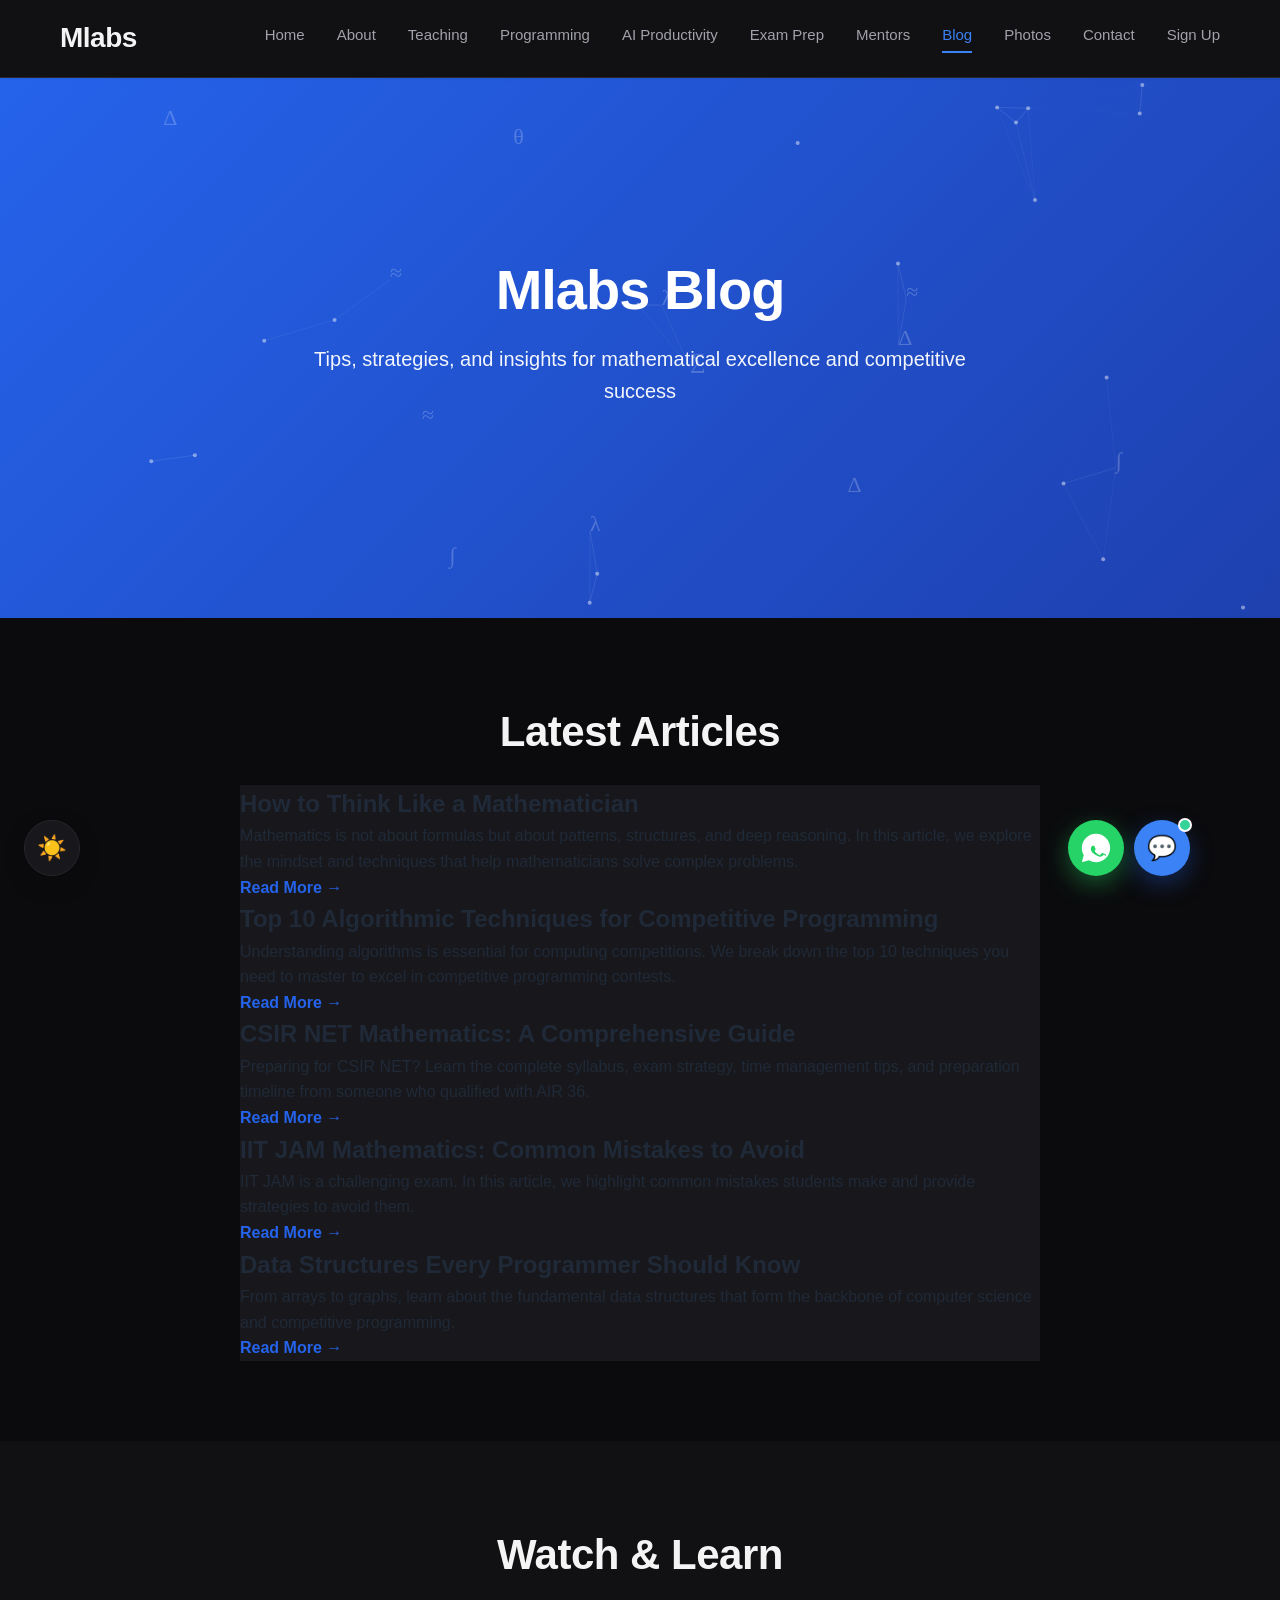
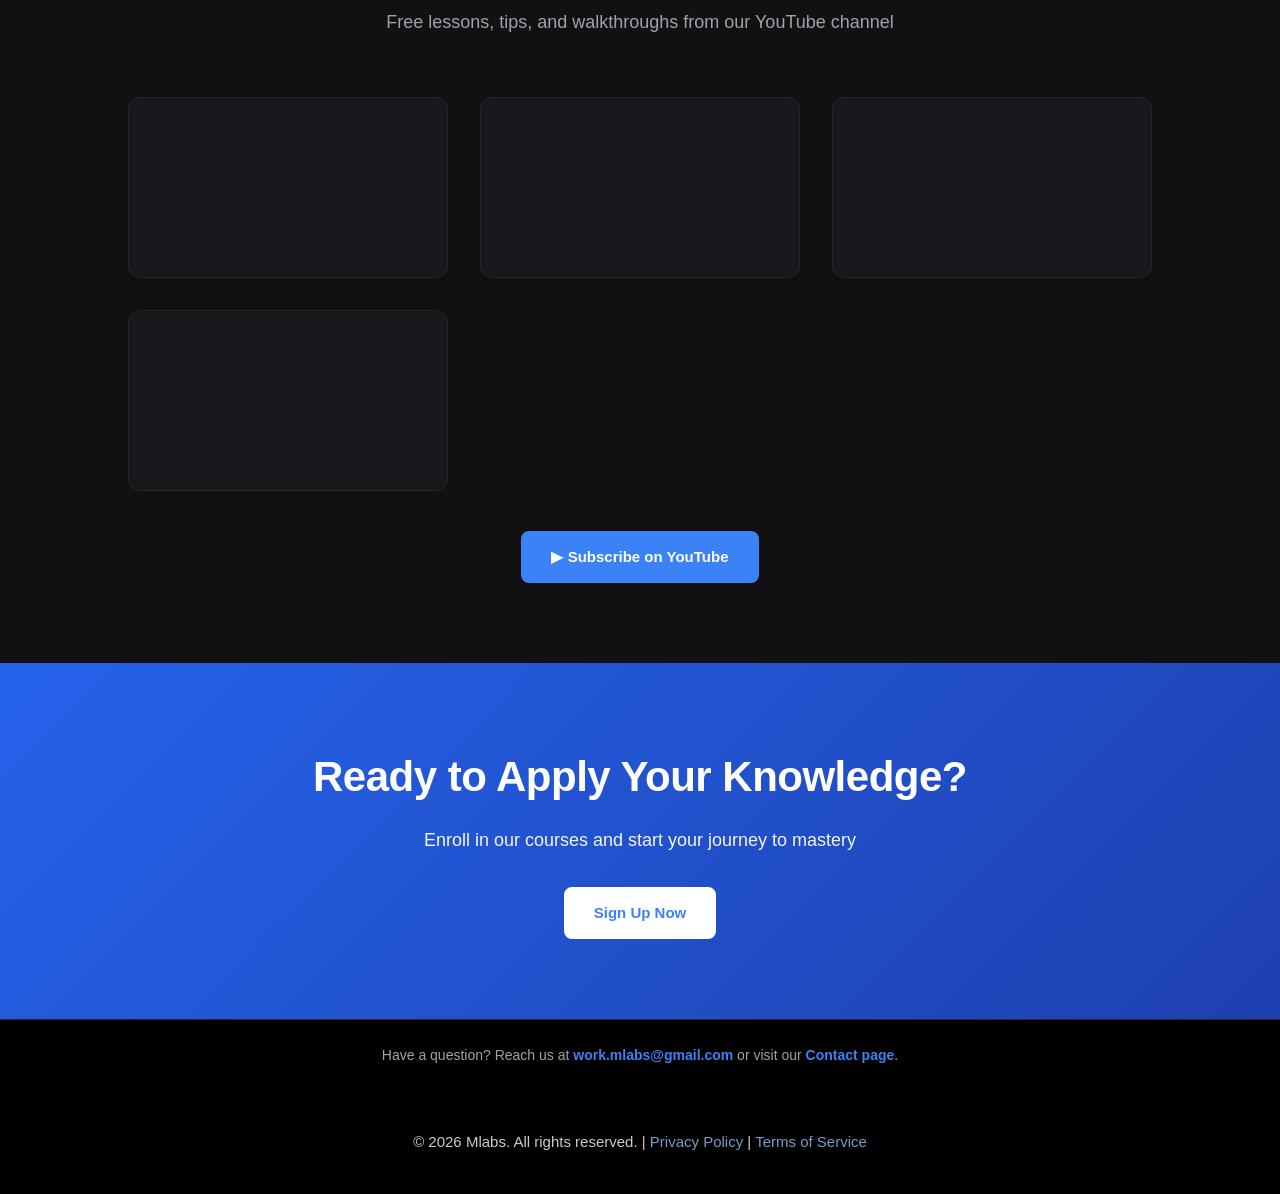
<file: blog.html>
<!DOCTYPE html>
<html lang="en">
<head>
  <meta charset="UTF-8">
  <meta name="viewport" content="width=device-width, initial-scale=1.0">
  <title>Blog - Mlabs | Insights on Math, Data Science & AI</title>
  <meta name="description" content="Articles and strategies on mathematics, data science, AI, and computational thinking for students and competitive exam aspirants.">
  <link rel="canonical" href="https://meer-1.github.io/M-Labs/blog.html">
  <meta property="og:type" content="website">
  <meta property="og:site_name" content="Mlabs">
  <meta property="og:title" content="Blog - Mlabs | Insights on Math, Data Science & AI">
  <meta property="og:description" content="Articles and strategies on mathematics, data science, AI, and computational thinking.">
  <meta property="og:url" content="https://meer-1.github.io/M-Labs/blog.html">
  <meta name="twitter:card" content="summary">
  <script>(function(){try{if(localStorage.getItem('mlabs-theme')!=='light'){document.documentElement.setAttribute('data-theme','dark');}}catch(e){document.documentElement.setAttribute('data-theme','dark');}})();</script>
  <link rel="stylesheet" href="css/style.css">
</head>

<body>

<header>
  <div class="logo">Mlabs</div>
  <nav>
    <a href="index.html">Home</a>
    <a href="about.html">About</a>
    <a href="services/teaching.html">Teaching</a>
    <a href="services/coding.html">Programming</a>
    <a href="services/ai-productivity.html">AI Productivity</a>
    <a href="services/exams.html">Exam Prep</a>
    <a href="mentors.html">Mentors</a>
    <a href="blog.html" class="active">Blog</a>
    <a href="photos.html">Photos</a>
    <a href="contact.html">Contact</a>
    <a href="apply.html">Sign Up</a>
  </nav>
</header>

<!-- HERO SECTION -->
<section class="hero">
  <h1>Mlabs Blog</h1>
  <p>Tips, strategies, and insights for mathematical excellence and competitive success</p>
</section>

<!-- BLOG SECTION -->
<section style="padding: 80px 10%;">
  <h2 class="section-title">Latest Articles</h2>

  <div style="max-width: 800px; margin: 0 auto;">
    <div class="article">
      <h2>How to Think Like a Mathematician</h2>
      <p>
        Mathematics is not about formulas but about patterns, structures, and deep reasoning. 
        In this article, we explore the mindset and techniques that help mathematicians solve complex problems.
      </p>
      <a href="#" style="color: #2563eb; text-decoration: none; font-weight: 600;">Read More →</a>
    </div>

    <div class="article">
      <h2>Top 10 Algorithmic Techniques for Competitive Programming</h2>
      <p>
        Understanding algorithms is essential for computing competitions. We break down the top 10 techniques 
        you need to master to excel in competitive programming contests.
      </p>
      <a href="#" style="color: #2563eb; text-decoration: none; font-weight: 600;">Read More →</a>
    </div>

    <div class="article">
      <h2>CSIR NET Mathematics: A Comprehensive Guide</h2>
      <p>
        Preparing for CSIR NET? Learn the complete syllabus, exam strategy, time management tips, 
        and preparation timeline from someone who qualified with AIR 36.
      </p>
      <a href="#" style="color: #2563eb; text-decoration: none; font-weight: 600;">Read More →</a>
    </div>

    <div class="article">
      <h2>IIT JAM Mathematics: Common Mistakes to Avoid</h2>
      <p>
        IIT JAM is a challenging exam. In this article, we highlight common mistakes students make 
        and provide strategies to avoid them.
      </p>
      <a href="#" style="color: #2563eb; text-decoration: none; font-weight: 600;">Read More →</a>
    </div>

    <div class="article">
      <h2>Data Structures Every Programmer Should Know</h2>
      <p>
        From arrays to graphs, learn about the fundamental data structures that form the backbone 
        of computer science and competitive programming.
      </p>
      <a href="#" style="color: #2563eb; text-decoration: none; font-weight: 600;">Read More →</a>
    </div>
  </div>
</section>

<!-- VIDEOS -->
<section style="padding: 80px 10%; background: #ffffff;">
  <h2 class="section-title">Watch & Learn</h2>
  <p class="section-subtitle">Free lessons, tips, and walkthroughs from our YouTube channel</p>

  <div class="video-grid">
    <div class="video-card">
      <div class="video-embed">
        <iframe src="https://www.youtube.com/embed/SwJ3Y3PBQDM" title="Mlabs video" loading="lazy" frameborder="0" allow="accelerometer; autoplay; clipboard-write; encrypted-media; gyroscope; picture-in-picture; web-share" allowfullscreen></iframe>
      </div>
    </div>

    <div class="video-card">
      <div class="video-embed">
        <iframe src="https://www.youtube.com/embed/emjX2_56g9o" title="Mlabs video" loading="lazy" frameborder="0" allow="accelerometer; autoplay; clipboard-write; encrypted-media; gyroscope; picture-in-picture; web-share" allowfullscreen></iframe>
      </div>
    </div>

    <div class="video-card">
      <div class="video-embed">
        <iframe src="https://www.youtube.com/embed/NzWDiGd2okQ" title="Mlabs video" loading="lazy" frameborder="0" allow="accelerometer; autoplay; clipboard-write; encrypted-media; gyroscope; picture-in-picture; web-share" allowfullscreen></iframe>
      </div>
    </div>

    <div class="video-card">
      <div class="video-embed">
        <iframe src="https://www.youtube.com/embed/QnNMftteWgM" title="Mlabs video" loading="lazy" frameborder="0" allow="accelerometer; autoplay; clipboard-write; encrypted-media; gyroscope; picture-in-picture; web-share" allowfullscreen></iframe>
      </div>
    </div>
  </div>

  <div style="text-align: center; margin-top: 40px;">
    <a class="btn btn-primary" href="https://www.youtube.com/@mlabs-1" target="_blank" rel="noopener">▶ Subscribe on YouTube</a>
  </div>
</section>

<!-- CTA SECTION -->
<section class="cta">
  <h2>Ready to Apply Your Knowledge?</h2>
  <p>Enroll in our courses and start your journey to mastery</p>
  <a class="btn" href="apply.html">Sign Up Now</a>
</section>

<!-- FOOTER CONTACT STRIP -->
<div class="footer-contact">
  <p>Have a question? Reach us at <a href="mailto:work.mlabs@gmail.com">work.mlabs@gmail.com</a> or visit our <a href="contact.html">Contact page</a>.</p>
</div>

<!-- FOOTER -->
<footer>
  <p>&copy; 2026 Mlabs. All rights reserved. | <a href="#">Privacy Policy</a> | <a href="#">Terms of Service</a></p>
</footer>

<button id="scrollToTop" class="btn" style="position: fixed; bottom: 20px; right: 20px; display: none;">↑ Top</button>

<script src="js/script.js"></script>

</body>
</html>
</file>
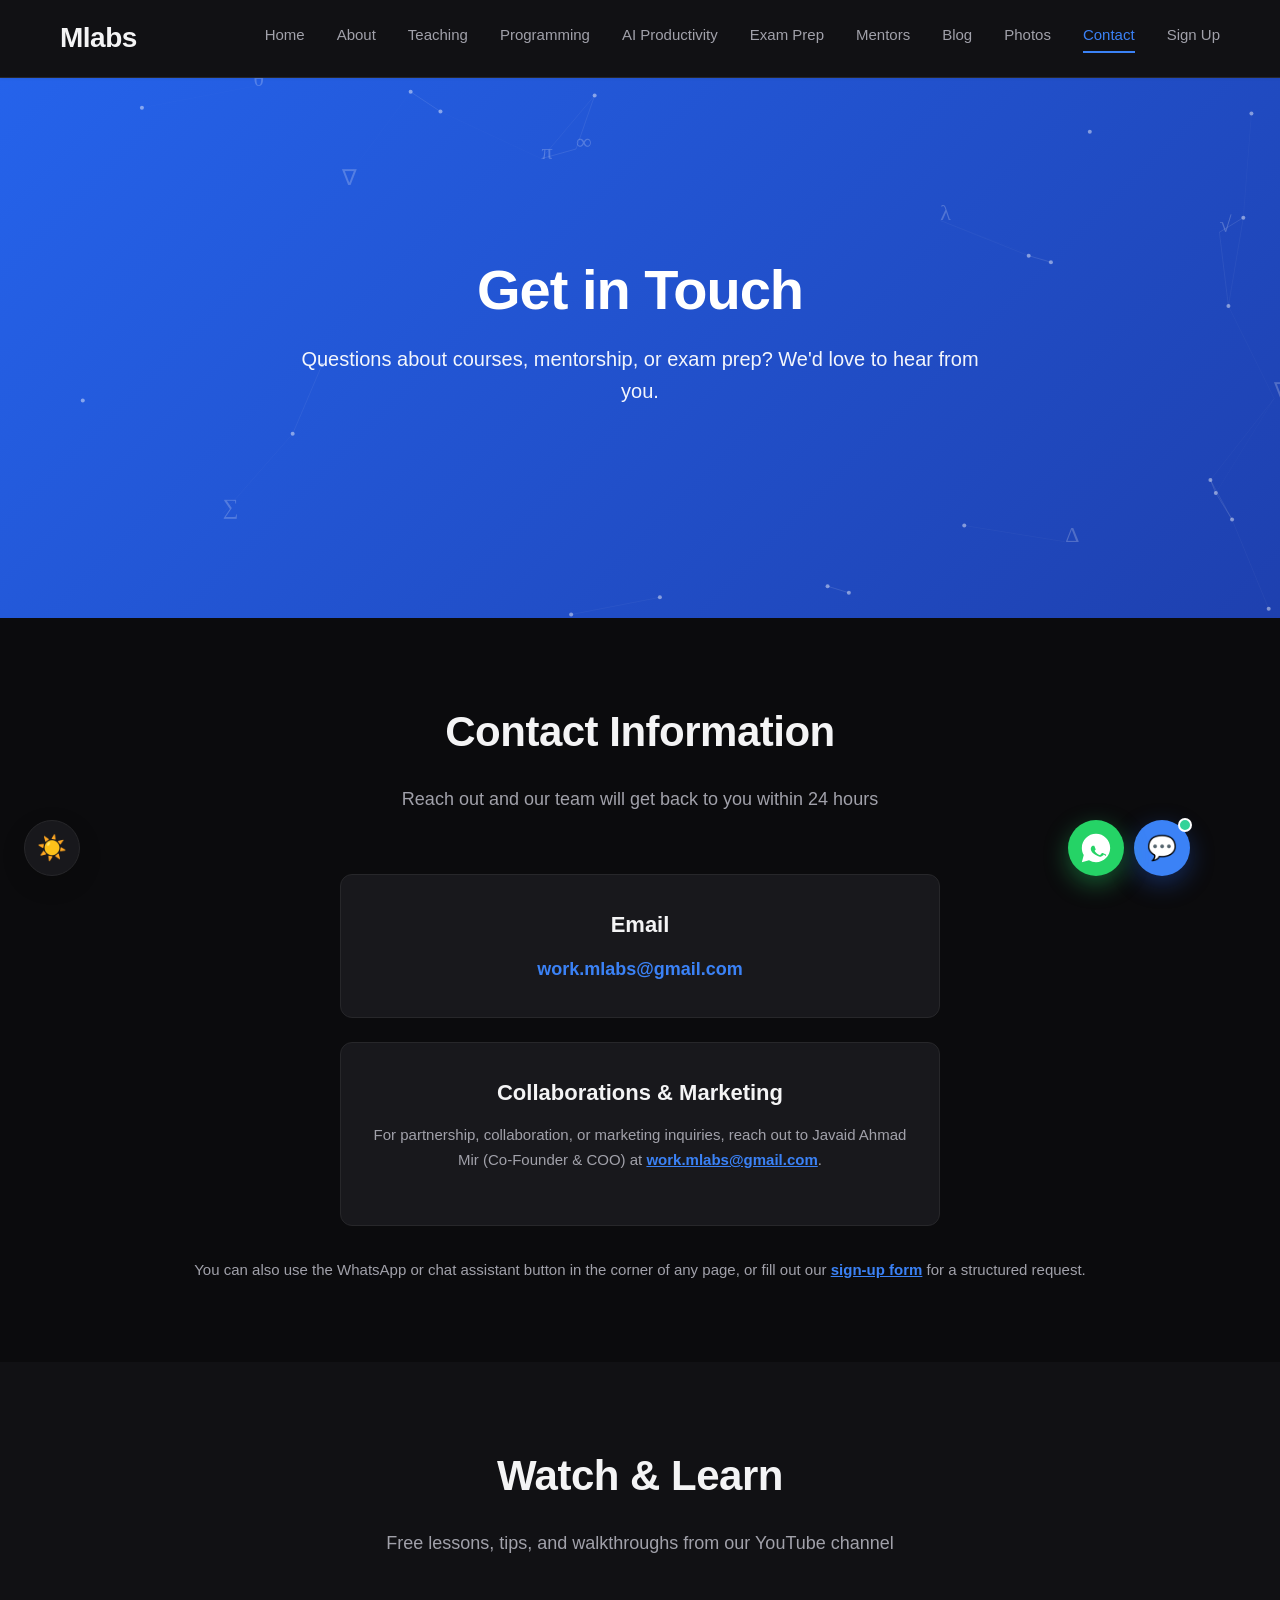
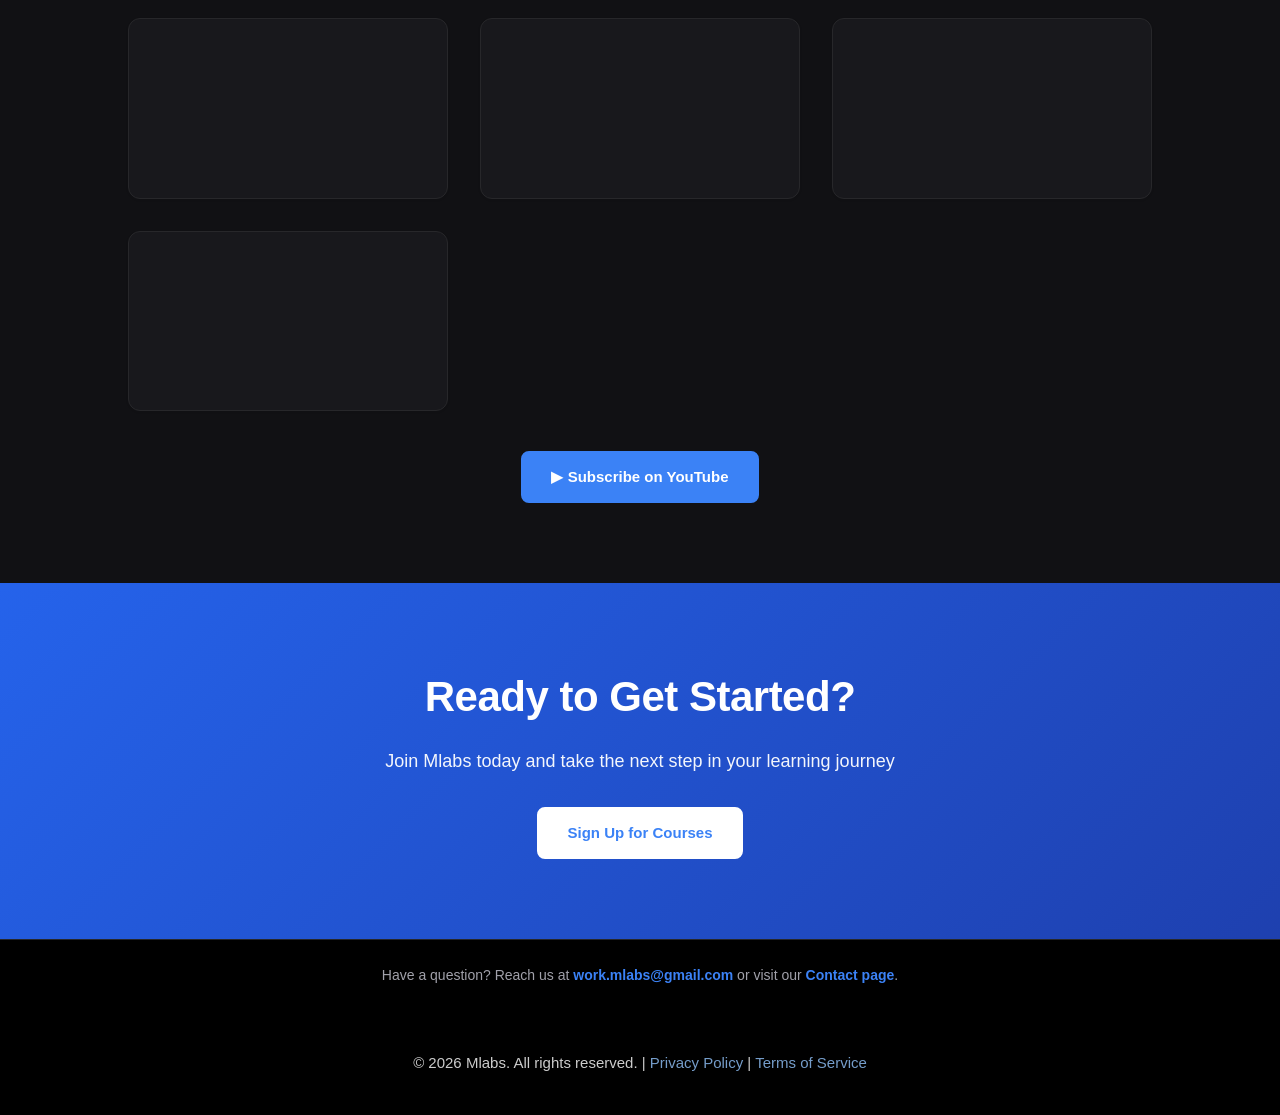
<file: contact.html>
<!DOCTYPE html>
<html lang="en">
<head>
  <meta charset="UTF-8">
  <meta name="viewport" content="width=device-width, initial-scale=1.0">
  <title>Contact Us - Mlabs</title>
  <meta name="description" content="Get in touch with Mlabs for questions about our Mathematics, Data Science, AI, and Computational Thinking courses.">
  <link rel="canonical" href="https://meer-1.github.io/M-Labs/contact.html">
  <meta property="og:type" content="website">
  <meta property="og:site_name" content="Mlabs">
  <meta property="og:title" content="Contact Us - Mlabs">
  <meta property="og:description" content="Get in touch with Mlabs for questions about our Mathematics, Data Science, AI, and Computational Thinking courses.">
  <meta property="og:url" content="https://meer-1.github.io/M-Labs/contact.html">
  <meta name="twitter:card" content="summary">
  <script>(function(){try{if(localStorage.getItem('mlabs-theme')!=='light'){document.documentElement.setAttribute('data-theme','dark');}}catch(e){document.documentElement.setAttribute('data-theme','dark');}})();</script>
  <link rel="stylesheet" href="css/style.css">
</head>

<body>

<header>
  <div class="logo">Mlabs</div>
  <nav>
    <a href="index.html">Home</a>
    <a href="about.html">About</a>
    <a href="services/teaching.html">Teaching</a>
    <a href="services/coding.html">Programming</a>
    <a href="services/ai-productivity.html">AI Productivity</a>
    <a href="services/exams.html">Exam Prep</a>
    <a href="mentors.html">Mentors</a>
    <a href="blog.html">Blog</a>
    <a href="photos.html">Photos</a>
    <a href="contact.html" class="active">Contact</a>
    <a href="apply.html">Sign Up</a>
  </nav>
</header>

<!-- HERO SECTION -->
<section class="hero">
  <h1>Get in Touch</h1>
  <p>Questions about courses, mentorship, or exam prep? We'd love to hear from you.</p>
</section>

<!-- CONTACT INFO -->
<section style="padding: 80px 10%;">
  <h2 class="section-title">Contact Information</h2>
  <p class="section-subtitle">Reach out and our team will get back to you within 24 hours</p>

  <div style="max-width: 600px; margin: 0 auto;">
    <div class="program-card" style="text-align: center;">
      <h3>Email</h3>
      <p style="margin-bottom: 0;">
        <a href="mailto:work.mlabs@gmail.com" style="color: var(--primary); font-weight: 600; text-decoration: none; font-size: 18px;">work.mlabs@gmail.com</a>
      </p>
    </div>

    <div class="program-card" style="text-align: center; margin-top: 24px;">
      <h3>Collaborations & Marketing</h3>
      <p>For partnership, collaboration, or marketing inquiries, reach out to Javaid Ahmad Mir (Co-Founder & COO) at
        <a href="mailto:work.mlabs@gmail.com?subject=Collaboration%20%2F%20Marketing%20Inquiry" style="color: var(--primary); font-weight: 600;">work.mlabs@gmail.com</a>.
      </p>
    </div>
  </div>

  <p style="text-align: center; margin-top: 32px; color: var(--text-muted); font-size: 15px;">
    You can also use the WhatsApp or chat assistant button in the corner of any page, or fill out our
    <a href="apply.html" style="color: var(--primary); font-weight: 600;">sign-up form</a> for a structured request.
  </p>
</section>

<!-- VIDEOS -->
<section style="padding: 80px 10%; background: #ffffff;">
  <h2 class="section-title">Watch & Learn</h2>
  <p class="section-subtitle">Free lessons, tips, and walkthroughs from our YouTube channel</p>

  <div class="video-grid">
    <div class="video-card">
      <div class="video-embed">
        <iframe src="https://www.youtube.com/embed/SwJ3Y3PBQDM" title="Mlabs video" loading="lazy" frameborder="0" allow="accelerometer; autoplay; clipboard-write; encrypted-media; gyroscope; picture-in-picture; web-share" allowfullscreen></iframe>
      </div>
    </div>

    <div class="video-card">
      <div class="video-embed">
        <iframe src="https://www.youtube.com/embed/emjX2_56g9o" title="Mlabs video" loading="lazy" frameborder="0" allow="accelerometer; autoplay; clipboard-write; encrypted-media; gyroscope; picture-in-picture; web-share" allowfullscreen></iframe>
      </div>
    </div>

    <div class="video-card">
      <div class="video-embed">
        <iframe src="https://www.youtube.com/embed/NzWDiGd2okQ" title="Mlabs video" loading="lazy" frameborder="0" allow="accelerometer; autoplay; clipboard-write; encrypted-media; gyroscope; picture-in-picture; web-share" allowfullscreen></iframe>
      </div>
    </div>

    <div class="video-card">
      <div class="video-embed">
        <iframe src="https://www.youtube.com/embed/QnNMftteWgM" title="Mlabs video" loading="lazy" frameborder="0" allow="accelerometer; autoplay; clipboard-write; encrypted-media; gyroscope; picture-in-picture; web-share" allowfullscreen></iframe>
      </div>
    </div>
  </div>

  <div style="text-align: center; margin-top: 40px;">
    <a class="btn btn-primary" href="https://www.youtube.com/@mlabs-1" target="_blank" rel="noopener">▶ Subscribe on YouTube</a>
  </div>
</section>

<!-- CTA SECTION -->
<section class="cta">
  <h2>Ready to Get Started?</h2>
  <p>Join Mlabs today and take the next step in your learning journey</p>
  <a class="btn" href="apply.html">Sign Up for Courses</a>
</section>

<!-- FOOTER CONTACT STRIP -->
<div class="footer-contact">
  <p>Have a question? Reach us at <a href="mailto:work.mlabs@gmail.com">work.mlabs@gmail.com</a> or visit our <a href="contact.html">Contact page</a>.</p>
</div>

<!-- FOOTER -->
<footer>
  <p>&copy; 2026 Mlabs. All rights reserved. | <a href="#">Privacy Policy</a> | <a href="#">Terms of Service</a></p>
</footer>

<button id="scrollToTop" class="btn" style="position: fixed; bottom: 20px; right: 20px; display: none;">↑ Top</button>

<script src="js/script.js"></script>

</body>
</html>
</file>
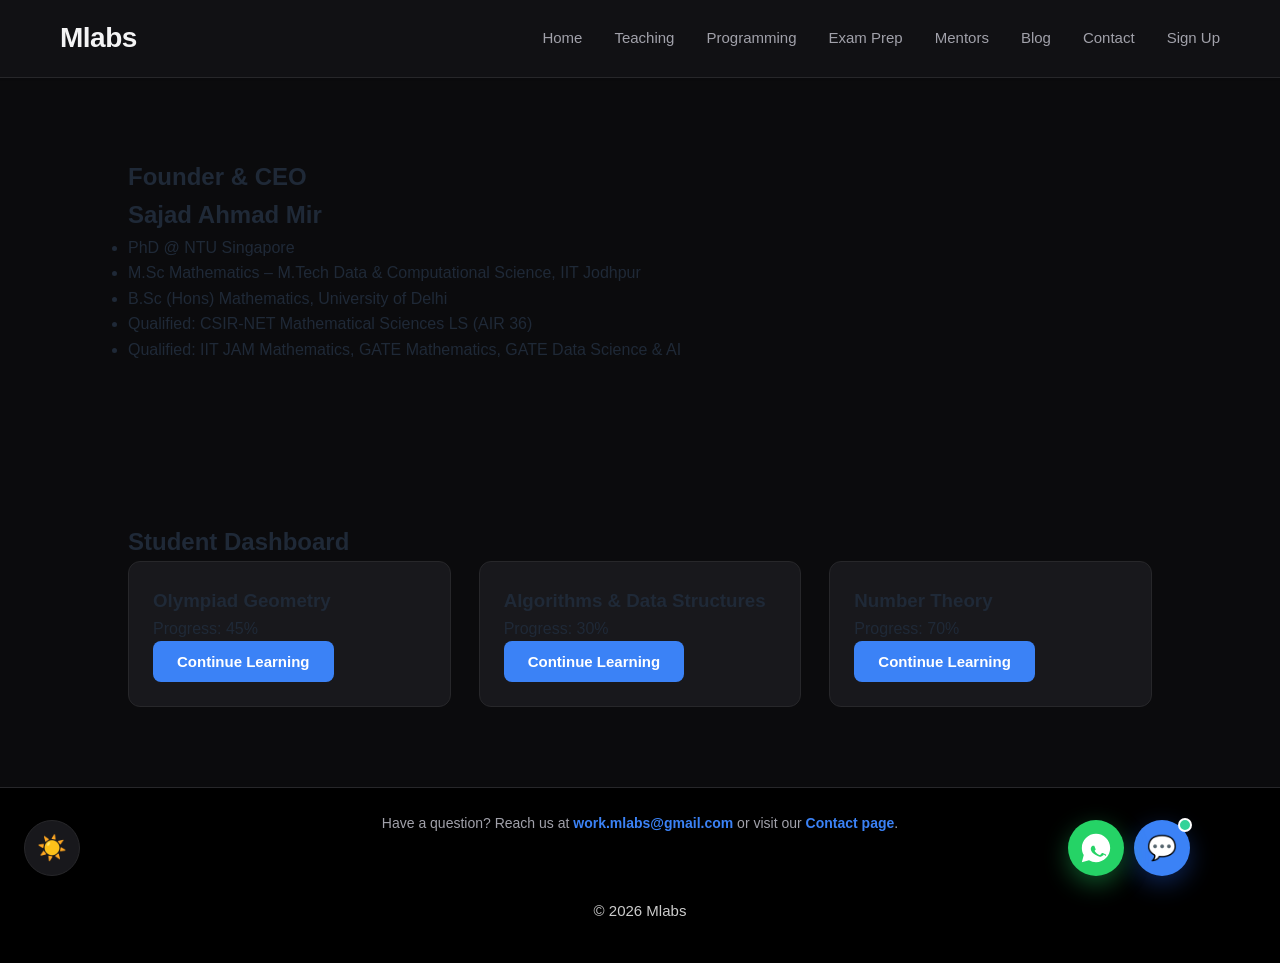
<file: dashboard.html>
<!DOCTYPE html>
<html lang="en">
<head>

<meta charset="UTF-8">
<meta name="viewport" content="width=device-width, initial-scale=1.0">

<title>Mlabs | Dashboard</title>
<meta name="robots" content="noindex, nofollow">

<script>(function(){try{if(localStorage.getItem('mlabs-theme')!=='light'){document.documentElement.setAttribute('data-theme','dark');}}catch(e){document.documentElement.setAttribute('data-theme','dark');}})();</script>

<link rel="stylesheet" href="css/style.css">

</head>

<body>

<header>

<div class="logo">Mlabs</div>

<nav>
<a href="index.html">Home</a>
<a href="services/teaching.html">Teaching</a>
<a href="services/coding.html">Programming</a>
<a href="services/exams.html">Exam Prep</a>
<a href="mentors.html">Mentors</a>
<a href="blog.html">Blog</a>
<a href="contact.html">Contact</a>
<a href="apply.html">Sign Up</a>
</nav>

</header>

<section class="founder-section">

<h1>Founder & CEO</h1>

<div class="founder-details">

<h2>Sajad Ahmad Mir</h2>

<ul>
    <li>PhD @ NTU Singapore</li>
    <li>M.Sc Mathematics – M.Tech Data & Computational Science, IIT Jodhpur</li>
    <li>B.Sc (Hons) Mathematics, University of Delhi</li>
    <li>Qualified: CSIR-NET Mathematical Sciences LS (AIR 36)</li>
    <li>Qualified: IIT JAM Mathematics, GATE Mathematics, GATE Data Science & AI</li>
</ul>

</div>

</section>

<section class="dashboard-section">

<h1>Student Dashboard</h1>

<div class="dashboard">

<div class="course">

<h3>Olympiad Geometry</h3>

<p>Progress: 45%</p>

<button>Continue Learning</button>

</div>

<div class="course">

<h3>Algorithms & Data Structures</h3>

<p>Progress: 30%</p>

<button>Continue Learning</button>

</div>

<div class="course">

<h3>Number Theory</h3>

<p>Progress: 70%</p>

<button>Continue Learning</button>

</div>

</div>

</section>

<div class="footer-contact">
<p>Have a question? Reach us at <a href="mailto:work.mlabs@gmail.com">work.mlabs@gmail.com</a> or visit our <a href="contact.html">Contact page</a>.</p>
</div>

<footer>

<p>© 2026 Mlabs</p>

</footer>

<button id="scrollToTop" class="btn" style="position: fixed; bottom: 20px; right: 20px; display: none;">↑ Top</button>

<script src="js/script.js"></script>

</body>
</html>
</file>
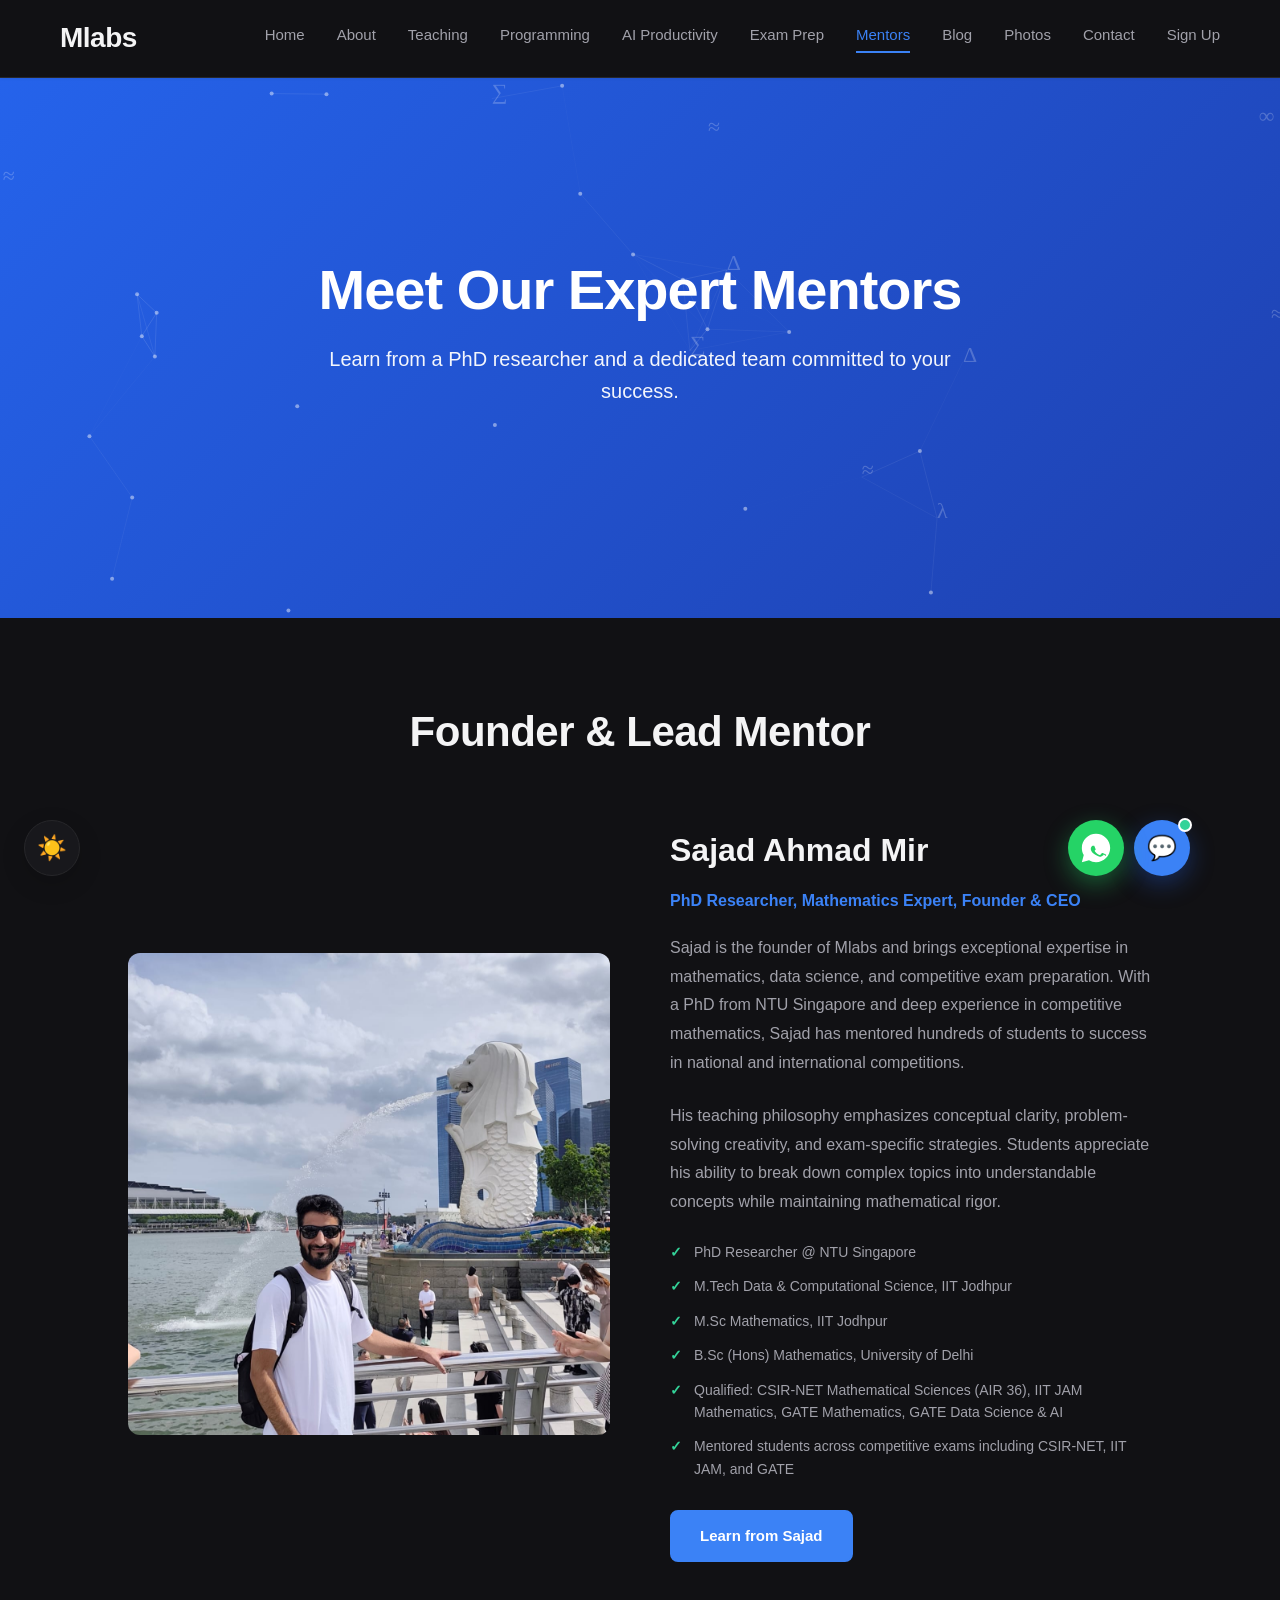
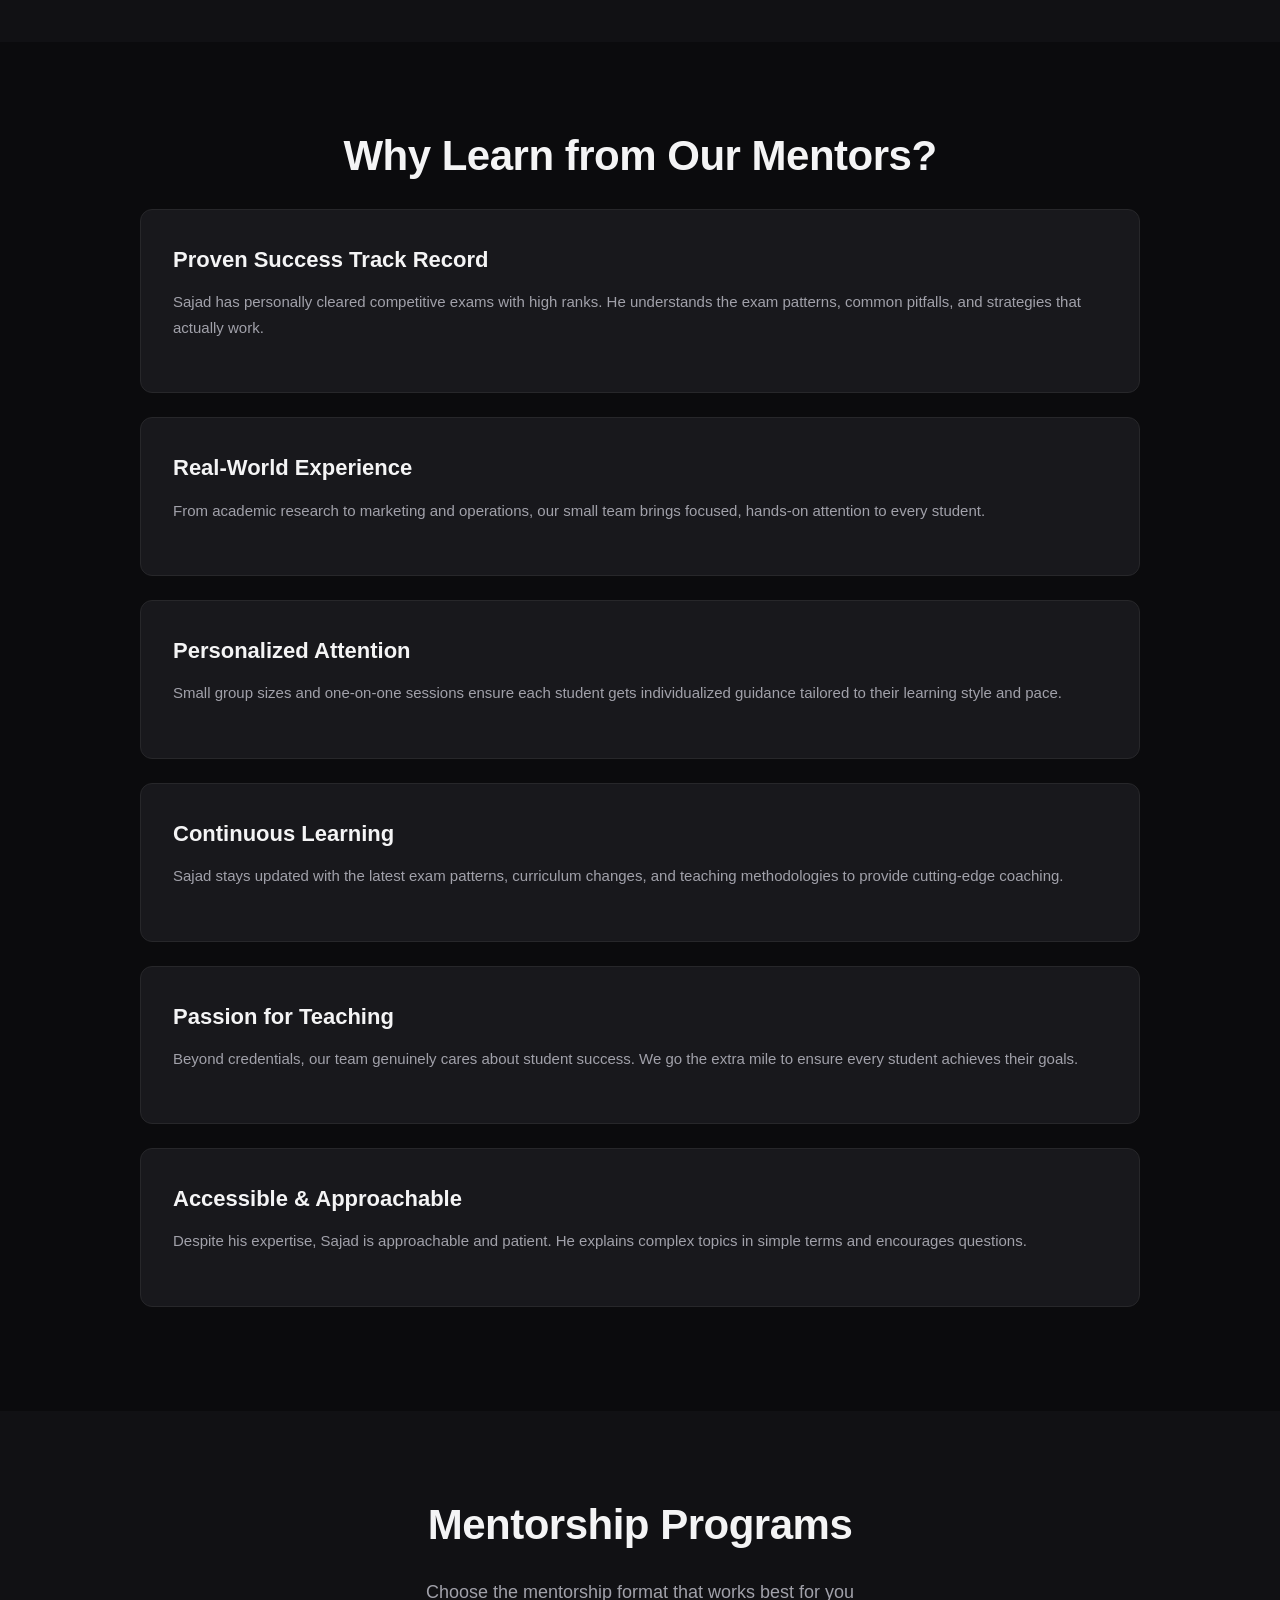
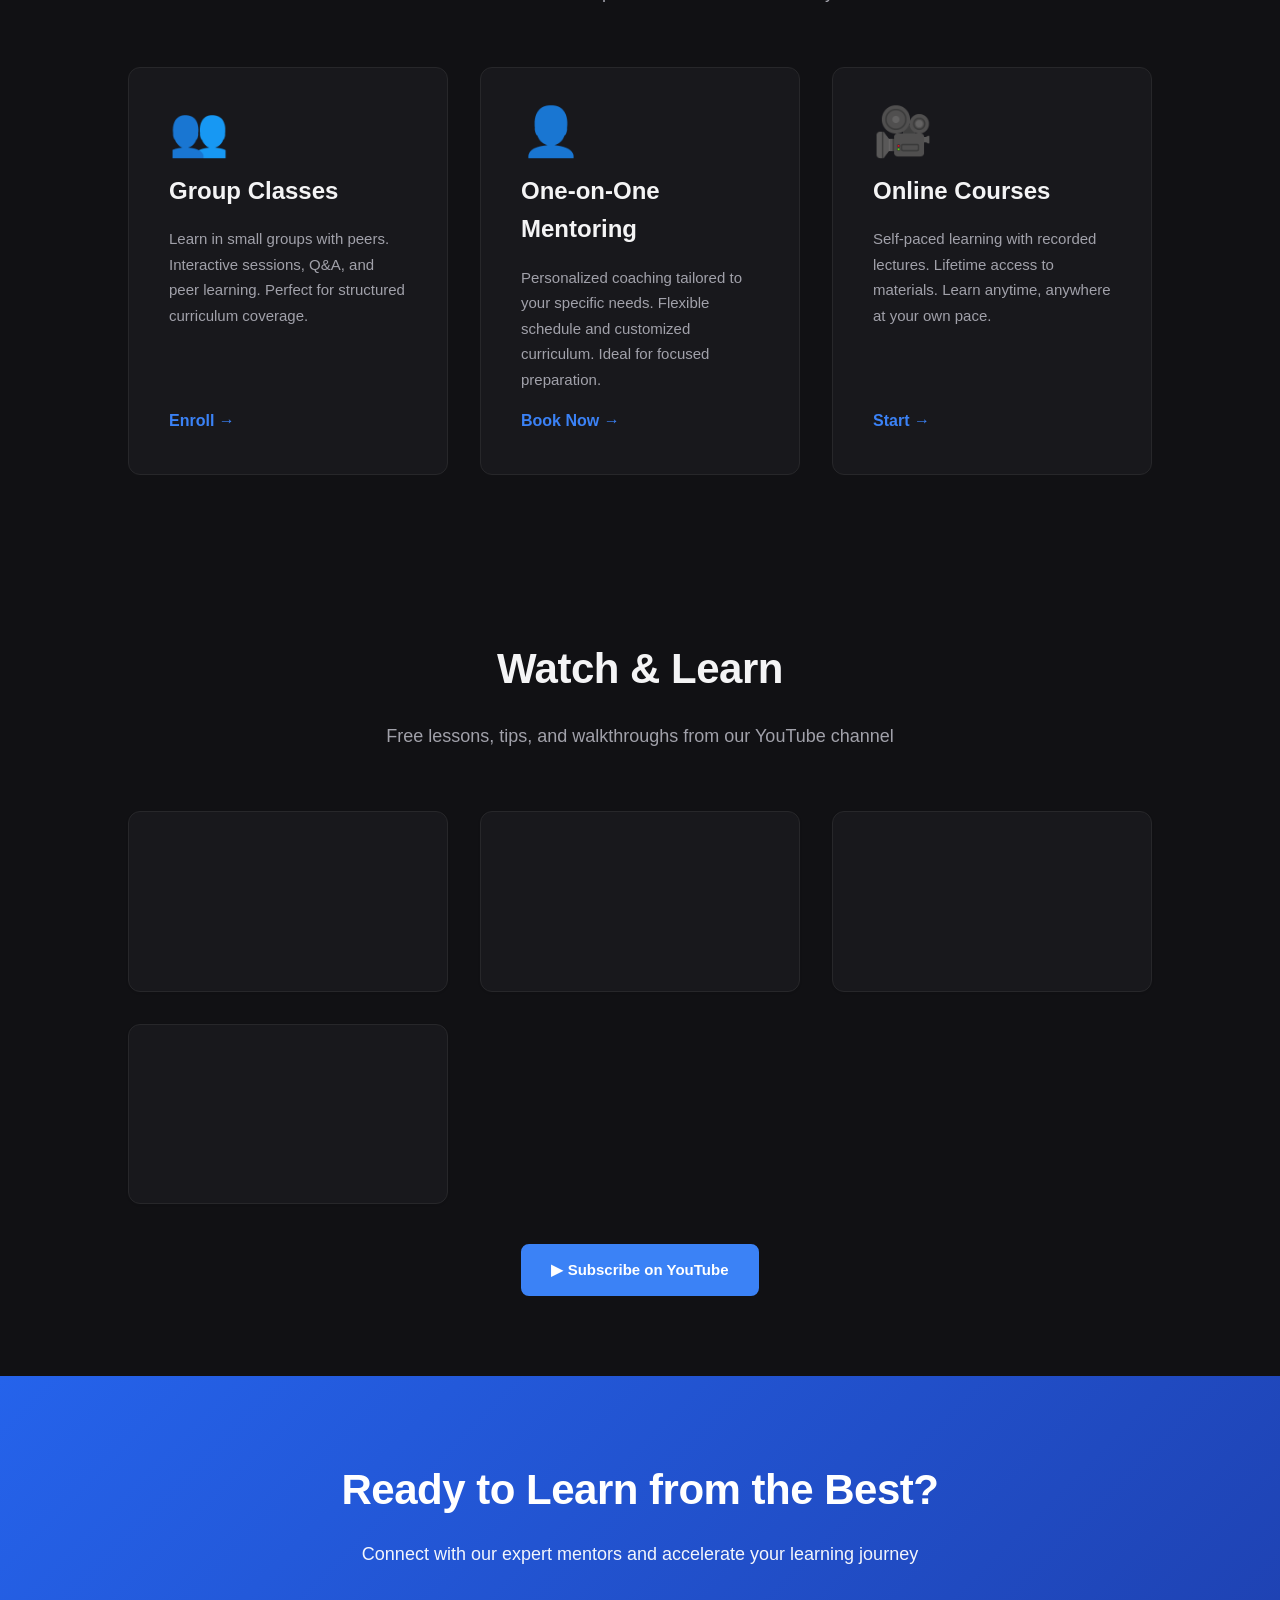
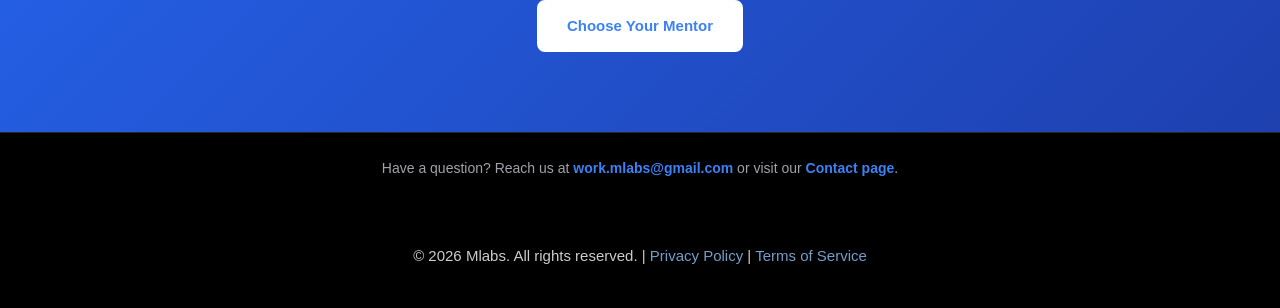
<file: mentors.html>
<!DOCTYPE html>
<html lang="en">
<head>
  <meta charset="UTF-8">
  <meta name="viewport" content="width=device-width, initial-scale=1.0">
  <title>Our Mentors - Mlabs | Math, Data Science & AI Experts</title>
  <meta name="description" content="Meet the Mlabs team: PhD-level mentorship in Mathematics, Data Science, and AI, led by founder Sajad Ahmad Mir.">
  <link rel="canonical" href="https://meer-1.github.io/M-Labs/mentors.html">
  <meta property="og:type" content="website">
  <meta property="og:site_name" content="Mlabs">
  <meta property="og:title" content="Our Mentors - Mlabs | Math, Data Science & AI Experts">
  <meta property="og:description" content="Meet the Mlabs team: PhD-level mentorship in Mathematics, Data Science, and AI.">
  <meta property="og:url" content="https://meer-1.github.io/M-Labs/mentors.html">
  <meta name="twitter:card" content="summary">
  <script>(function(){try{if(localStorage.getItem('mlabs-theme')!=='light'){document.documentElement.setAttribute('data-theme','dark');}}catch(e){document.documentElement.setAttribute('data-theme','dark');}})();</script>
  <link rel="stylesheet" href="css/style.css">
</head>

<body>

<header>
  <div class="logo">Mlabs</div>
  <nav>
    <a href="index.html">Home</a>
    <a href="about.html">About</a>
    <a href="services/teaching.html">Teaching</a>
    <a href="services/coding.html">Programming</a>
    <a href="services/ai-productivity.html">AI Productivity</a>
    <a href="services/exams.html">Exam Prep</a>
    <a href="mentors.html" class="active">Mentors</a>
    <a href="blog.html">Blog</a>
    <a href="photos.html">Photos</a>
    <a href="contact.html">Contact</a>
    <a href="apply.html">Sign Up</a>
  </nav>
</header>

<!-- HERO SECTION -->
<section class="hero">
  <h1>Meet Our Expert Mentors</h1>
  <p>Learn from a PhD researcher and a dedicated team committed to your success.</p>
</section>

<!-- FOUNDER / PRIMARY MENTOR -->
<section class="instructor-section" style="background: white;">
  <h2 class="section-title" style="margin-bottom: 60px;">Founder & Lead Mentor</h2>
  
  <div class="instructor-container">
    <div class="instructor-image">
      <img src="images/image.jpeg" alt="Sajad Ahmad Mir">
    </div>
    
    <div class="instructor-content">
      <h3>Sajad Ahmad Mir</h3>
      <div class="title">PhD Researcher, Mathematics Expert, Founder & CEO</div>
      
      <p>Sajad is the founder of Mlabs and brings exceptional expertise in mathematics, data science, and competitive exam preparation. With a PhD from NTU Singapore and deep experience in competitive mathematics, Sajad has mentored hundreds of students to success in national and international competitions.</p>
      
      <p>His teaching philosophy emphasizes conceptual clarity, problem-solving creativity, and exam-specific strategies. Students appreciate his ability to break down complex topics into understandable concepts while maintaining mathematical rigor.</p>
      
      <ul class="instructor-creds">
        <li>PhD Researcher @ NTU Singapore</li>
        <li>M.Tech Data & Computational Science, IIT Jodhpur</li>
        <li>M.Sc Mathematics, IIT Jodhpur</li>
        <li>B.Sc (Hons) Mathematics, University of Delhi</li>
        <li>Qualified: CSIR-NET Mathematical Sciences (AIR 36), IIT JAM Mathematics, GATE Mathematics, GATE Data Science & AI</li>
        <li>Mentored students across competitive exams including CSIR-NET, IIT JAM, and GATE</li>
      </ul>
      
      <a class="btn btn-primary" href="apply.html">Learn from Sajad</a>
    </div>
  </div>
</section>

<!-- WHY OUR MENTORS -->
<section style="padding: 80px 10%;">
  <h2 class="section-title">Why Learn from Our Mentors?</h2>
  
  <div style="max-width: 1000px; margin: 0 auto;">
    <div class="program-card">
      <h3>Proven Success Track Record</h3>
      <p>Sajad has personally cleared competitive exams with high ranks. He understands the exam patterns, common pitfalls, and strategies that actually work.</p>
    </div>

    <div class="program-card">
      <h3>Real-World Experience</h3>
      <p>From academic research to marketing and operations, our small team brings focused, hands-on attention to every student.</p>
    </div>

    <div class="program-card">
      <h3>Personalized Attention</h3>
      <p>Small group sizes and one-on-one sessions ensure each student gets individualized guidance tailored to their learning style and pace.</p>
    </div>

    <div class="program-card">
      <h3>Continuous Learning</h3>
      <p>Sajad stays updated with the latest exam patterns, curriculum changes, and teaching methodologies to provide cutting-edge coaching.</p>
    </div>

    <div class="program-card">
      <h3>Passion for Teaching</h3>
      <p>Beyond credentials, our team genuinely cares about student success. We go the extra mile to ensure every student achieves their goals.</p>
    </div>

    <div class="program-card">
      <h3>Accessible & Approachable</h3>
      <p>Despite his expertise, Sajad is approachable and patient. He explains complex topics in simple terms and encourages questions.</p>
    </div>
  </div>
</section>

<!-- MENTORSHIP PROGRAMS -->
<section style="padding: 80px 10%; background: #f9fafb;">
  <h2 class="section-title">Mentorship Programs</h2>
  <p class="section-subtitle">Choose the mentorship format that works best for you</p>

  <div class="services">
    <div class="service-card">
      <div class="service-card-icon">👥</div>
      <h3>Group Classes</h3>
      <p>Learn in small groups with peers. Interactive sessions, Q&A, and peer learning. Perfect for structured curriculum coverage.</p>
      <a href="apply.html">Enroll →</a>
    </div>

    <div class="service-card">
      <div class="service-card-icon">👤</div>
      <h3>One-on-One Mentoring</h3>
      <p>Personalized coaching tailored to your specific needs. Flexible schedule and customized curriculum. Ideal for focused preparation.</p>
      <a href="apply.html">Book Now →</a>
    </div>

    <div class="service-card">
      <div class="service-card-icon">🎥</div>
      <h3>Online Courses</h3>
      <p>Self-paced learning with recorded lectures. Lifetime access to materials. Learn anytime, anywhere at your own pace.</p>
      <a href="apply.html">Start →</a>
    </div>
  </div>
</section>

<!-- VIDEOS -->
<section style="padding: 80px 10%; background: #ffffff;">
  <h2 class="section-title">Watch & Learn</h2>
  <p class="section-subtitle">Free lessons, tips, and walkthroughs from our YouTube channel</p>

  <div class="video-grid">
    <div class="video-card">
      <div class="video-embed">
        <iframe src="https://www.youtube.com/embed/SwJ3Y3PBQDM" title="Mlabs video" loading="lazy" frameborder="0" allow="accelerometer; autoplay; clipboard-write; encrypted-media; gyroscope; picture-in-picture; web-share" allowfullscreen></iframe>
      </div>
    </div>

    <div class="video-card">
      <div class="video-embed">
        <iframe src="https://www.youtube.com/embed/emjX2_56g9o" title="Mlabs video" loading="lazy" frameborder="0" allow="accelerometer; autoplay; clipboard-write; encrypted-media; gyroscope; picture-in-picture; web-share" allowfullscreen></iframe>
      </div>
    </div>

    <div class="video-card">
      <div class="video-embed">
        <iframe src="https://www.youtube.com/embed/NzWDiGd2okQ" title="Mlabs video" loading="lazy" frameborder="0" allow="accelerometer; autoplay; clipboard-write; encrypted-media; gyroscope; picture-in-picture; web-share" allowfullscreen></iframe>
      </div>
    </div>

    <div class="video-card">
      <div class="video-embed">
        <iframe src="https://www.youtube.com/embed/QnNMftteWgM" title="Mlabs video" loading="lazy" frameborder="0" allow="accelerometer; autoplay; clipboard-write; encrypted-media; gyroscope; picture-in-picture; web-share" allowfullscreen></iframe>
      </div>
    </div>
  </div>

  <div style="text-align: center; margin-top: 40px;">
    <a class="btn btn-primary" href="https://www.youtube.com/@mlabs-1" target="_blank" rel="noopener">▶ Subscribe on YouTube</a>
  </div>
</section>

<!-- CTA SECTION -->
<section class="cta">
  <h2>Ready to Learn from the Best?</h2>
  <p>Connect with our expert mentors and accelerate your learning journey</p>
  <a class="btn" href="apply.html">Choose Your Mentor</a>
</section>

<!-- FOOTER CONTACT STRIP -->
<div class="footer-contact">
  <p>Have a question? Reach us at <a href="mailto:work.mlabs@gmail.com">work.mlabs@gmail.com</a> or visit our <a href="contact.html">Contact page</a>.</p>
</div>

<!-- FOOTER -->
<footer>
  <p>&copy; 2026 Mlabs. All rights reserved. | <a href="#">Privacy Policy</a> | <a href="#">Terms of Service</a></p>
</footer>

<button id="scrollToTop" class="btn" style="position: fixed; bottom: 20px; right: 20px; display: none;">↑ Top</button>

<script src="js/script.js"></script>

</body>
</html>
</file>
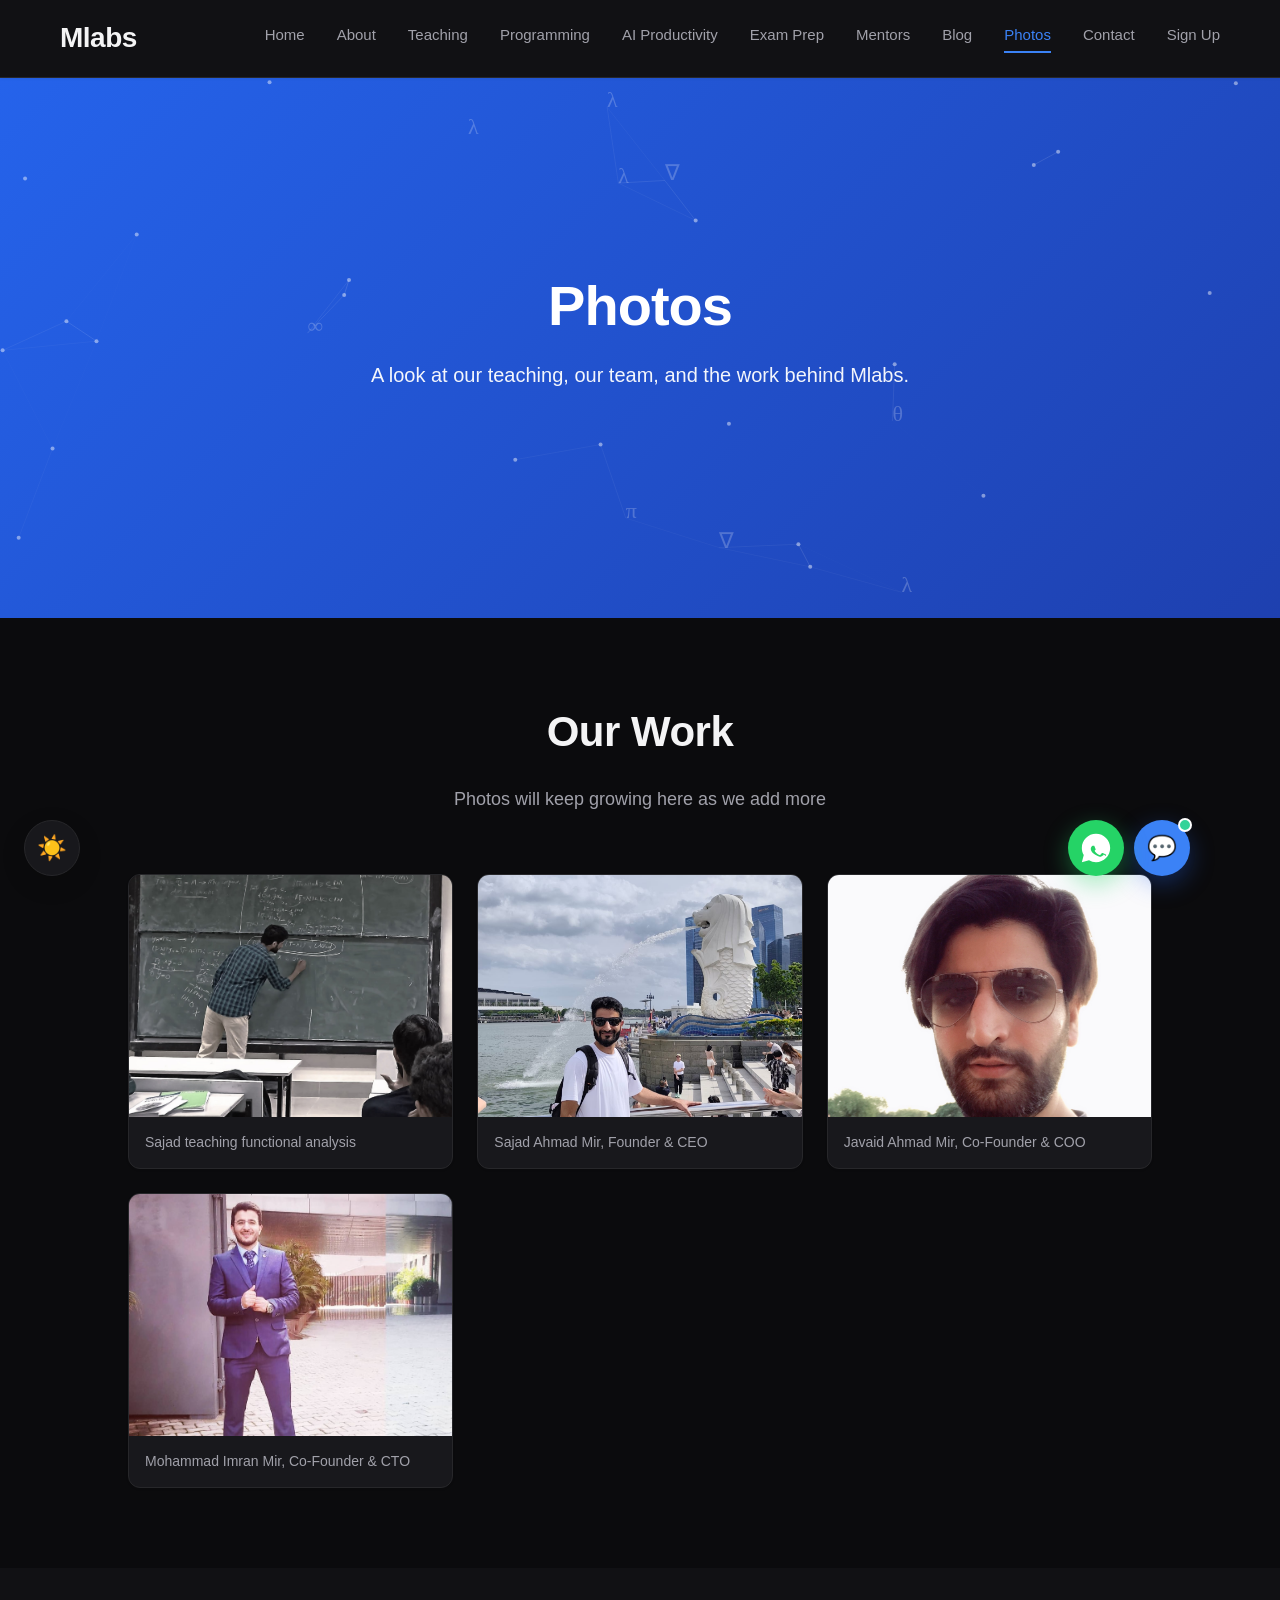
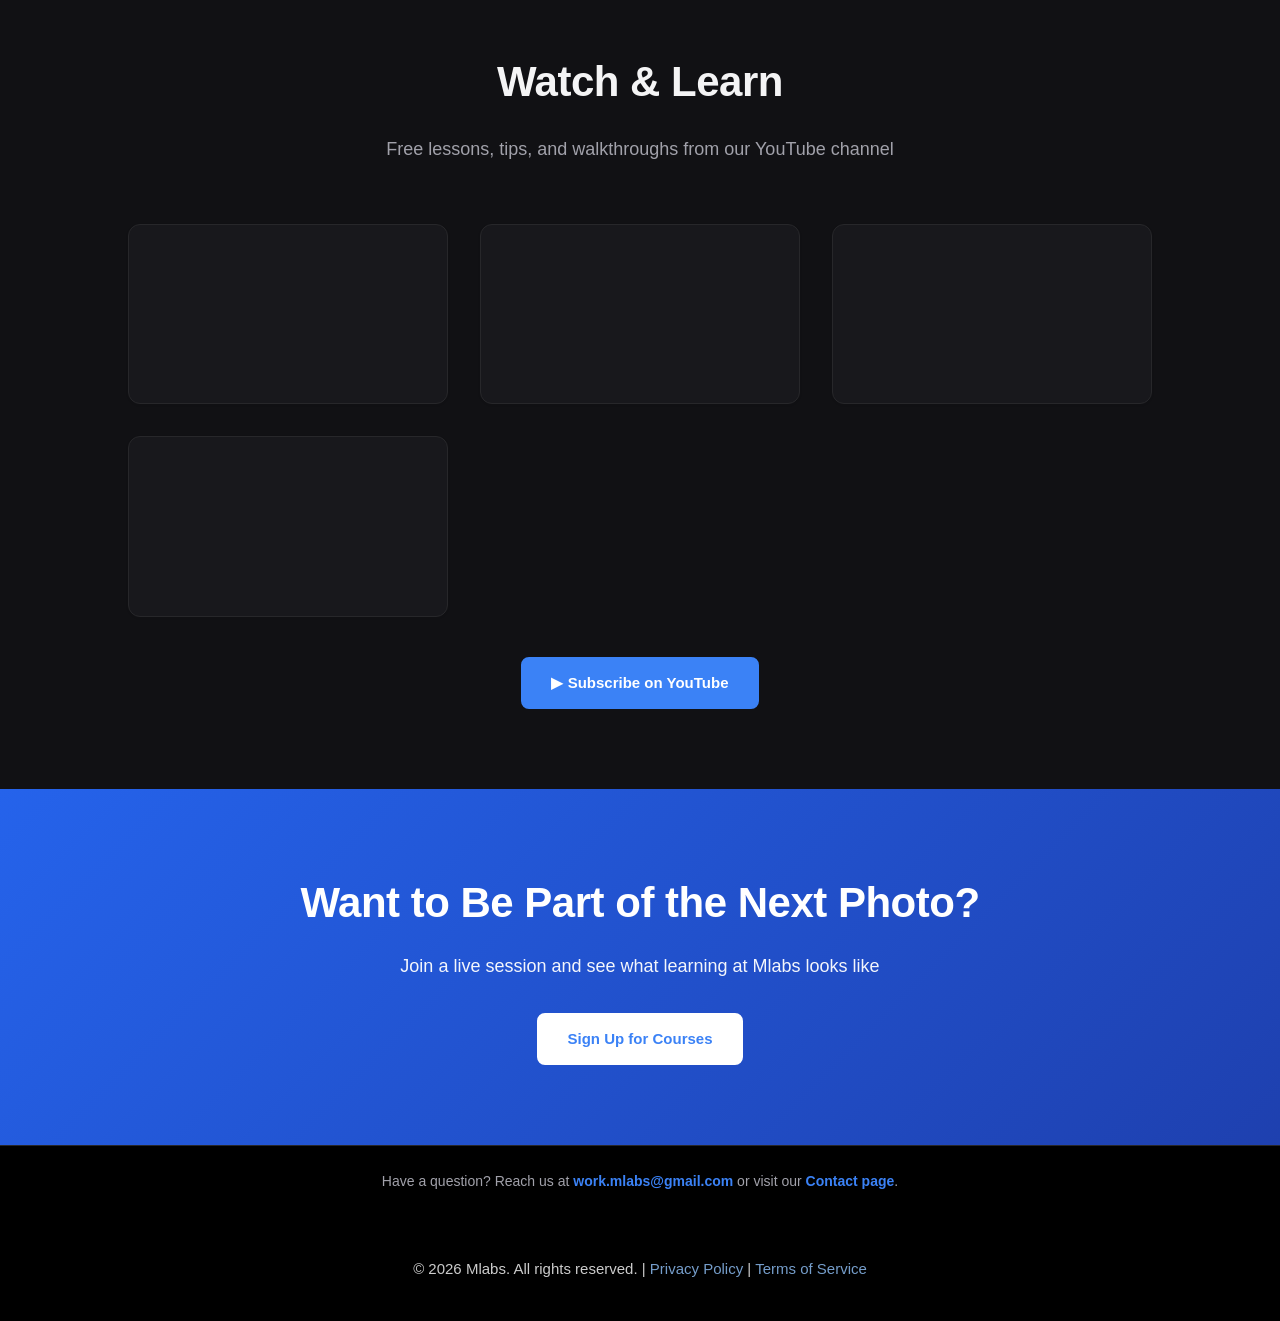
<file: photos.html>
<!DOCTYPE html>
<html lang="en">
<head>
  <meta charset="UTF-8">
  <meta name="viewport" content="width=device-width, initial-scale=1.0">
  <title>Photos - Mlabs | Our Work in Pictures</title>
  <meta name="description" content="Photos from Mlabs — teaching sessions, our team, and moments from the work we do.">
  <link rel="canonical" href="https://meer-1.github.io/M-Labs/photos.html">
  <meta property="og:type" content="website">
  <meta property="og:site_name" content="Mlabs">
  <meta property="og:title" content="Photos - Mlabs | Our Work in Pictures">
  <meta property="og:description" content="Photos from Mlabs — teaching sessions, our team, and moments from the work we do.">
  <meta property="og:url" content="https://meer-1.github.io/M-Labs/photos.html">
  <meta name="twitter:card" content="summary">
  <script>(function(){try{if(localStorage.getItem('mlabs-theme')!=='light'){document.documentElement.setAttribute('data-theme','dark');}}catch(e){document.documentElement.setAttribute('data-theme','dark');}})();</script>
  <link rel="stylesheet" href="css/style.css">
</head>

<body>

<header>
  <div class="logo">Mlabs</div>
  <nav>
    <a href="index.html">Home</a>
    <a href="about.html">About</a>
    <a href="services/teaching.html">Teaching</a>
    <a href="services/coding.html">Programming</a>
    <a href="services/ai-productivity.html">AI Productivity</a>
    <a href="services/exams.html">Exam Prep</a>
    <a href="mentors.html">Mentors</a>
    <a href="blog.html">Blog</a>
    <a href="photos.html" class="active">Photos</a>
    <a href="contact.html">Contact</a>
    <a href="apply.html">Sign Up</a>
  </nav>
</header>

<!-- HERO SECTION -->
<section class="hero">
  <h1>Photos</h1>
  <p>A look at our teaching, our team, and the work behind Mlabs.</p>
</section>

<!-- PHOTO GRID -->
<!--
  To add a new photo: drop the image file into images/, then add a
  ".photo-card" block below following the same pattern.
-->
<section style="padding: 80px 10%;">
  <h2 class="section-title">Our Work</h2>
  <p class="section-subtitle">Photos will keep growing here as we add more</p>

  <div class="photo-grid">
    <div class="photo-card">
      <div class="photo-frame">
        <img src="images/dp.jpg" alt="Sajad teaching functional analysis at the blackboard">
      </div>
      <div class="photo-caption">Sajad teaching functional analysis</div>
    </div>

    

    <div class="photo-card">
      <div class="photo-frame">
        <img src="images/image.jpeg" alt="Sajad Ahmad Mir, Founder & CEO">
      </div>
      <div class="photo-caption">Sajad Ahmad Mir, Founder & CEO</div>
    </div>

    <div class="photo-card">
      <div class="photo-frame">
        <img src="images/JAM.JPG" alt="Javaid Ahmad Mir, Co-Founder & COO">
      </div>
      <div class="photo-caption">Javaid Ahmad Mir, Co-Founder & COO</div>
    </div>

    <div class="photo-card">
      <div class="photo-frame">
        <img src="images/MIM.jpg" alt="Mohammad Imran Mir, Co-Founder & CTO" style="object-position: center 20%;">
      </div>
      <div class="photo-caption">Mohammad Imran Mir, Co-Founder & CTO</div>
    </div>
  </div>
</section>

<!-- VIDEOS -->
<section style="padding: 80px 10%; background: #ffffff;">
  <h2 class="section-title">Watch & Learn</h2>
  <p class="section-subtitle">Free lessons, tips, and walkthroughs from our YouTube channel</p>

  <div class="video-grid">
    <div class="video-card">
      <div class="video-embed">
        <iframe src="https://www.youtube.com/embed/SwJ3Y3PBQDM" title="Mlabs video" loading="lazy" frameborder="0" allow="accelerometer; autoplay; clipboard-write; encrypted-media; gyroscope; picture-in-picture; web-share" allowfullscreen></iframe>
      </div>
    </div>

    <div class="video-card">
      <div class="video-embed">
        <iframe src="https://www.youtube.com/embed/emjX2_56g9o" title="Mlabs video" loading="lazy" frameborder="0" allow="accelerometer; autoplay; clipboard-write; encrypted-media; gyroscope; picture-in-picture; web-share" allowfullscreen></iframe>
      </div>
    </div>

    <div class="video-card">
      <div class="video-embed">
        <iframe src="https://www.youtube.com/embed/NzWDiGd2okQ" title="Mlabs video" loading="lazy" frameborder="0" allow="accelerometer; autoplay; clipboard-write; encrypted-media; gyroscope; picture-in-picture; web-share" allowfullscreen></iframe>
      </div>
    </div>

    <div class="video-card">
      <div class="video-embed">
        <iframe src="https://www.youtube.com/embed/QnNMftteWgM" title="Mlabs video" loading="lazy" frameborder="0" allow="accelerometer; autoplay; clipboard-write; encrypted-media; gyroscope; picture-in-picture; web-share" allowfullscreen></iframe>
      </div>
    </div>
  </div>

  <div style="text-align: center; margin-top: 40px;">
    <a class="btn btn-primary" href="https://www.youtube.com/@mlabs-1" target="_blank" rel="noopener">▶ Subscribe on YouTube</a>
  </div>
</section>

<!-- CTA SECTION -->
<section class="cta">
  <h2>Want to Be Part of the Next Photo?</h2>
  <p>Join a live session and see what learning at Mlabs looks like</p>
  <a class="btn" href="apply.html">Sign Up for Courses</a>
</section>

<!-- FOOTER CONTACT STRIP -->
<div class="footer-contact">
  <p>Have a question? Reach us at <a href="mailto:work.mlabs@gmail.com">work.mlabs@gmail.com</a> or visit our <a href="contact.html">Contact page</a>.</p>
</div>

<!-- FOOTER -->
<footer>
  <p>&copy; 2026 Mlabs. All rights reserved. | <a href="#">Privacy Policy</a> | <a href="#">Terms of Service</a></p>
</footer>

<button id="scrollToTop" class="btn" style="position: fixed; bottom: 20px; right: 20px; display: none;">↑ Top</button>

<script src="js/script.js"></script>

</body>
</html>
</file>
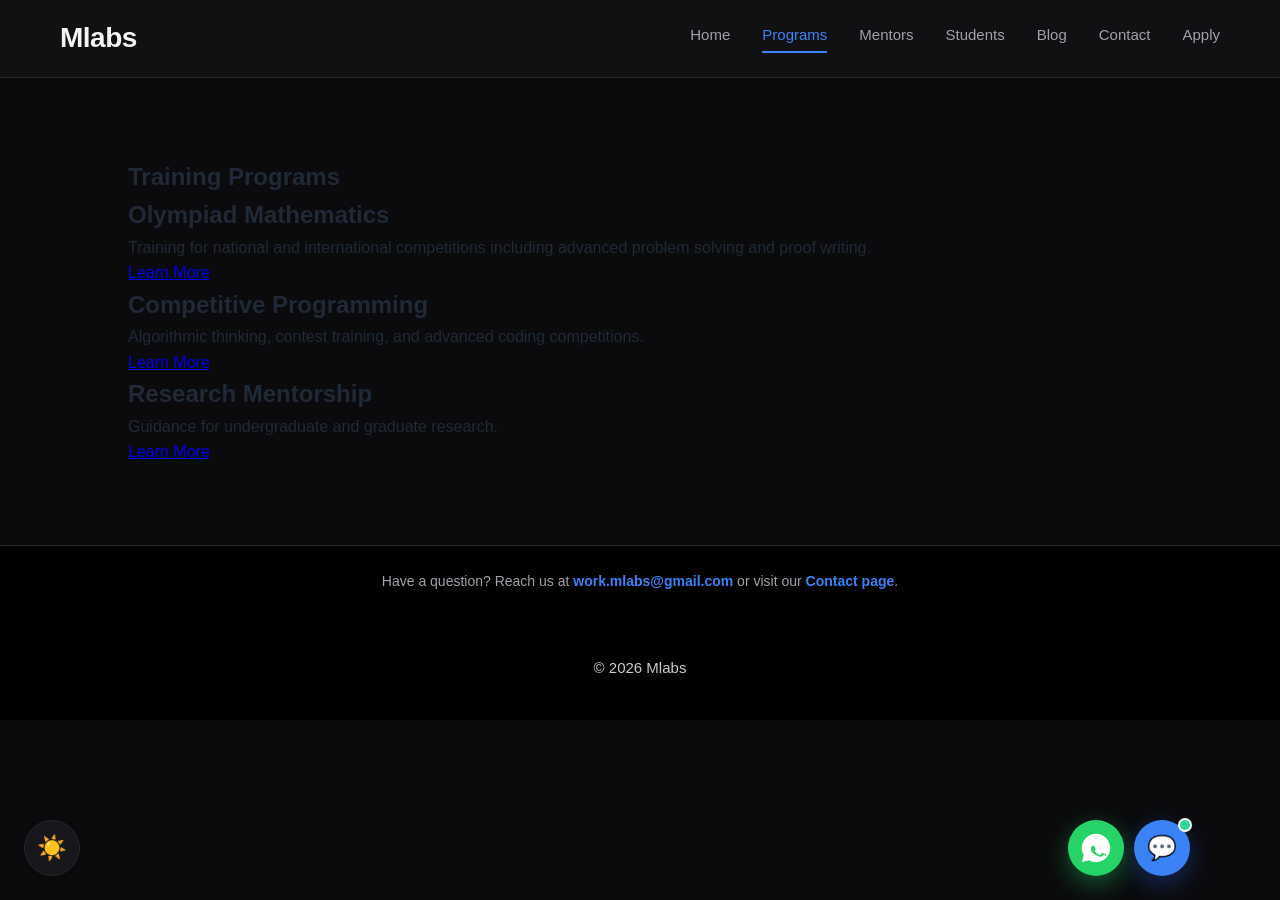
<file: programs.html>
<!DOCTYPE html>
<html lang="en">
<head>

<meta charset="UTF-8">
<meta name="viewport" content="width=device-width, initial-scale=1.0">

<title>Mlabs | Programs</title>
<meta name="robots" content="noindex, nofollow">

<script>(function(){try{if(localStorage.getItem('mlabs-theme')!=='light'){document.documentElement.setAttribute('data-theme','dark');}}catch(e){document.documentElement.setAttribute('data-theme','dark');}})();</script>

<link rel="stylesheet" href="css/style.css">

</head>

<body>

<header>

<div class="logo">Mlabs</div>

<nav>
<a href="index.html">Home</a>
<a href="programs.html">Programs</a>
<a href="mentors.html">Mentors</a>
<a href="students.html">Students</a>
<a href="blog.html">Blog</a>
<a href="contact.html">Contact</a>
<a href="apply.html">Apply</a>
</nav>

</header>

<section class="program-list">

<h1>Training Programs</h1>

<div class="program">

<h2>Olympiad Mathematics</h2>

<p>
Training for national and international competitions
including advanced problem solving and proof writing.
</p>

<a href="#" onclick="enroll()">Learn More</a>

</div>

<div class="program">

<h2>Competitive Programming</h2>

<p>
Algorithmic thinking, contest training,
and advanced coding competitions.
</p>

<a href="#" onclick="enroll()">Learn More</a>

</div>

<div class="program">

<h2>Research Mentorship</h2>

<p>
Guidance for undergraduate and graduate research.
</p>

<a href="#" onclick="enroll()">Learn More</a>

</div>

</section>

<div class="footer-contact">
<p>Have a question? Reach us at <a href="mailto:work.mlabs@gmail.com">work.mlabs@gmail.com</a> or visit our <a href="contact.html">Contact page</a>.</p>
</div>

<footer>

<p>© 2026 Mlabs</p>

</footer>

<button id="scrollToTop" class="btn" style="position: fixed; bottom: 20px; right: 20px; display: none;">↑ Top</button>

<script src="js/script.js"></script>

</body>
</html>
</file>
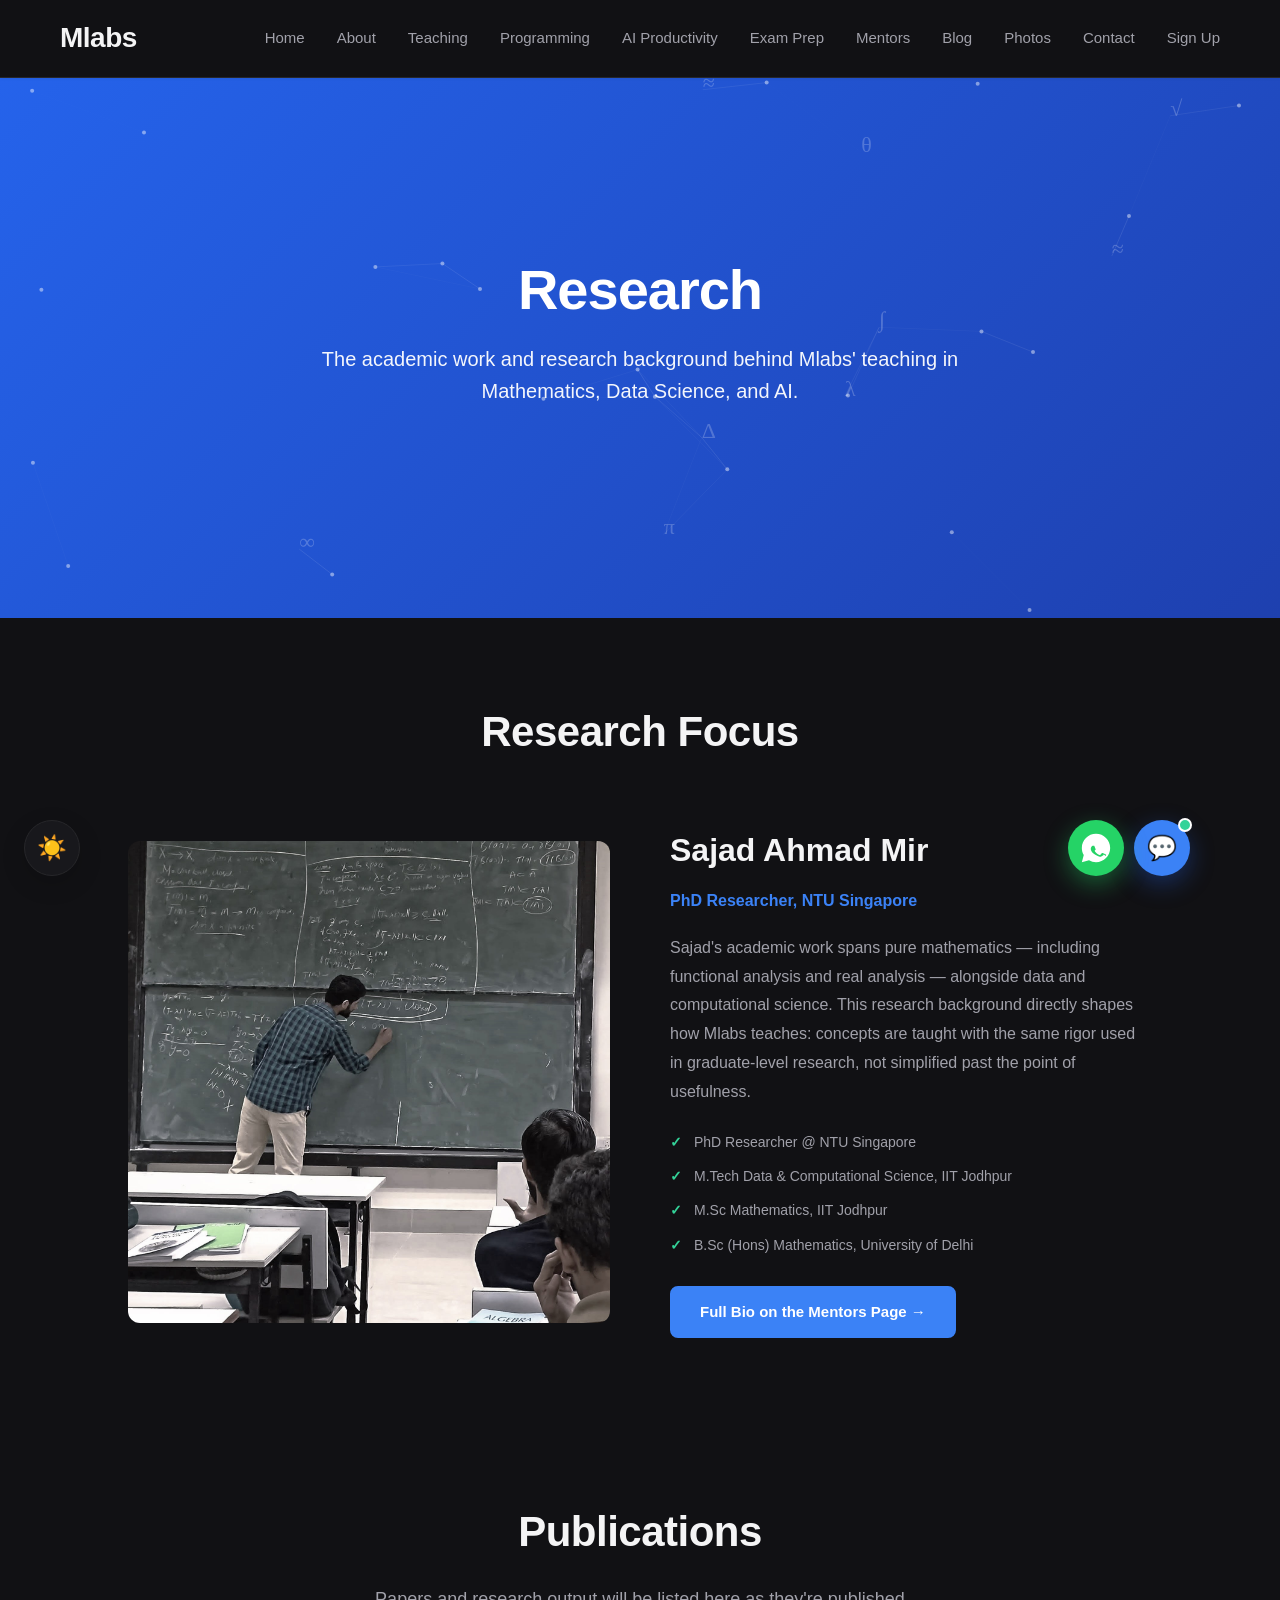
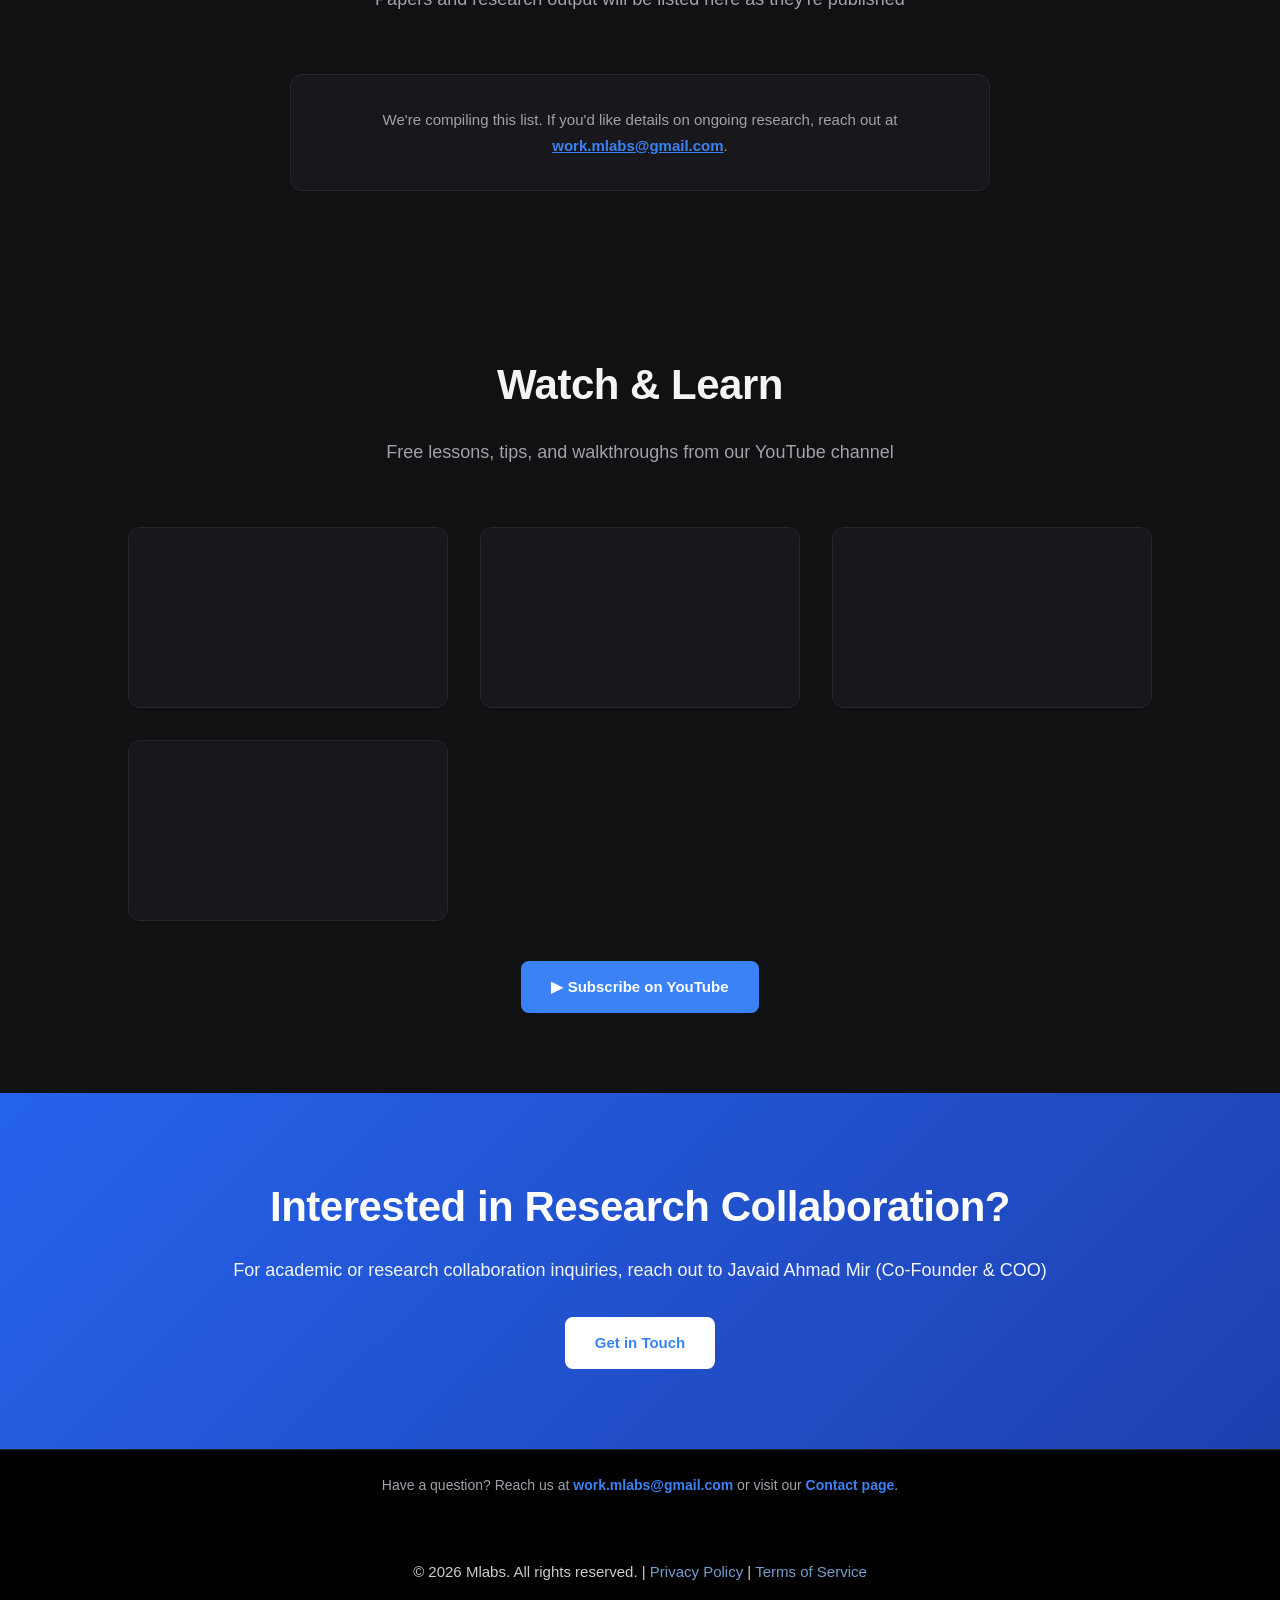
<file: research.html>
<!DOCTYPE html>
<html lang="en">
<head>
  <meta charset="UTF-8">
  <meta name="viewport" content="width=device-width, initial-scale=1.0">
  <title>Research - Mlabs | Academic Work & Publications</title>
  <meta name="description" content="The research and academic background behind Mlabs' teaching in Mathematics, Data Science, and AI.">
  <link rel="canonical" href="https://meer-1.github.io/M-Labs/research.html">
  <meta property="og:type" content="website">
  <meta property="og:site_name" content="Mlabs">
  <meta property="og:title" content="Research - Mlabs | Academic Work & Publications">
  <meta property="og:description" content="The research and academic background behind Mlabs' teaching in Mathematics, Data Science, and AI.">
  <meta property="og:url" content="https://meer-1.github.io/M-Labs/research.html">
  <meta name="twitter:card" content="summary">
  <meta name="robots" content="noindex, nofollow">
  <script>(function(){try{if(localStorage.getItem('mlabs-theme')!=='light'){document.documentElement.setAttribute('data-theme','dark');}}catch(e){document.documentElement.setAttribute('data-theme','dark');}})();</script>
  <link rel="stylesheet" href="css/style.css">
</head>

<body>

<header>
  <div class="logo">Mlabs</div>
  <nav>
    <a href="index.html">Home</a>
    <a href="about.html">About</a>
    <a href="services/teaching.html">Teaching</a>
    <a href="services/coding.html">Programming</a>
    <a href="services/ai-productivity.html">AI Productivity</a>
    <a href="services/exams.html">Exam Prep</a>
    <a href="mentors.html">Mentors</a>
    <a href="blog.html">Blog</a>
    <a href="photos.html">Photos</a>
    <a href="contact.html">Contact</a>
    <a href="apply.html">Sign Up</a>
  </nav>
</header>

<!-- HERO SECTION -->
<section class="hero">
  <h1>Research</h1>
  <p>The academic work and research background behind Mlabs' teaching in Mathematics, Data Science, and AI.</p>
</section>

<!-- RESEARCH FOCUS -->
<section class="instructor-section" style="background: white;">
  <h2 class="section-title" style="margin-bottom: 60px;">Research Focus</h2>

  <div class="instructor-container">
    <div class="instructor-image">
      <img src="images/dp.jpg" alt="Sajad Ahmad Mir teaching functional analysis">
    </div>

    <div class="instructor-content">
      <h3>Sajad Ahmad Mir</h3>
      <div class="title">PhD Researcher, NTU Singapore</div>

      <p>Sajad's academic work spans pure mathematics — including functional analysis and real analysis — alongside data and computational science. This research background directly shapes how Mlabs teaches: concepts are taught with the same rigor used in graduate-level research, not simplified past the point of usefulness.</p>

      <ul class="instructor-creds">
        <li>PhD Researcher @ NTU Singapore</li>
        <li>M.Tech Data & Computational Science, IIT Jodhpur</li>
        <li>M.Sc Mathematics, IIT Jodhpur</li>
        <li>B.Sc (Hons) Mathematics, University of Delhi</li>
      </ul>

      <a class="btn btn-primary" href="mentors.html">Full Bio on the Mentors Page →</a>
    </div>
  </div>
</section>

<!-- PUBLICATIONS -->
<section style="padding: 80px 10%; background: #f9fafb;">
  <h2 class="section-title">Publications</h2>
  <p class="section-subtitle">Papers and research output will be listed here as they're published</p>

  <div style="max-width: 700px; margin: 0 auto; text-align: center;" class="program-card">
    <p style="margin-bottom: 0;">We're compiling this list. If you'd like details on ongoing research, reach out at <a href="mailto:work.mlabs@gmail.com" style="color: var(--primary); font-weight: 600;">work.mlabs@gmail.com</a>.</p>
  </div>
</section>

<!-- VIDEOS -->
<section style="padding: 80px 10%; background: #ffffff;">
  <h2 class="section-title">Watch & Learn</h2>
  <p class="section-subtitle">Free lessons, tips, and walkthroughs from our YouTube channel</p>

  <div class="video-grid">
    <div class="video-card">
      <div class="video-embed">
        <iframe src="https://www.youtube.com/embed/SwJ3Y3PBQDM" title="Mlabs video" loading="lazy" frameborder="0" allow="accelerometer; autoplay; clipboard-write; encrypted-media; gyroscope; picture-in-picture; web-share" allowfullscreen></iframe>
      </div>
    </div>

    <div class="video-card">
      <div class="video-embed">
        <iframe src="https://www.youtube.com/embed/emjX2_56g9o" title="Mlabs video" loading="lazy" frameborder="0" allow="accelerometer; autoplay; clipboard-write; encrypted-media; gyroscope; picture-in-picture; web-share" allowfullscreen></iframe>
      </div>
    </div>

    <div class="video-card">
      <div class="video-embed">
        <iframe src="https://www.youtube.com/embed/NzWDiGd2okQ" title="Mlabs video" loading="lazy" frameborder="0" allow="accelerometer; autoplay; clipboard-write; encrypted-media; gyroscope; picture-in-picture; web-share" allowfullscreen></iframe>
      </div>
    </div>

    <div class="video-card">
      <div class="video-embed">
        <iframe src="https://www.youtube.com/embed/QnNMftteWgM" title="Mlabs video" loading="lazy" frameborder="0" allow="accelerometer; autoplay; clipboard-write; encrypted-media; gyroscope; picture-in-picture; web-share" allowfullscreen></iframe>
      </div>
    </div>
  </div>

  <div style="text-align: center; margin-top: 40px;">
    <a class="btn btn-primary" href="https://www.youtube.com/@mlabs-1" target="_blank" rel="noopener">▶ Subscribe on YouTube</a>
  </div>
</section>

<!-- CTA SECTION -->
<section class="cta">
  <h2>Interested in Research Collaboration?</h2>
  <p>For academic or research collaboration inquiries, reach out to Javaid Ahmad Mir (Co-Founder & COO)</p>
  <a class="btn" href="mailto:work.mlabs@gmail.com?subject=Research%20Collaboration%20Inquiry">Get in Touch</a>
</section>

<!-- FOOTER CONTACT STRIP -->
<div class="footer-contact">
  <p>Have a question? Reach us at <a href="mailto:work.mlabs@gmail.com">work.mlabs@gmail.com</a> or visit our <a href="contact.html">Contact page</a>.</p>
</div>

<!-- FOOTER -->
<footer>
  <p>&copy; 2026 Mlabs. All rights reserved. | <a href="#">Privacy Policy</a> | <a href="#">Terms of Service</a></p>
</footer>

<button id="scrollToTop" class="btn" style="position: fixed; bottom: 20px; right: 20px; display: none;">↑ Top</button>

<script src="js/script.js"></script>

</body>
</html>
</file>
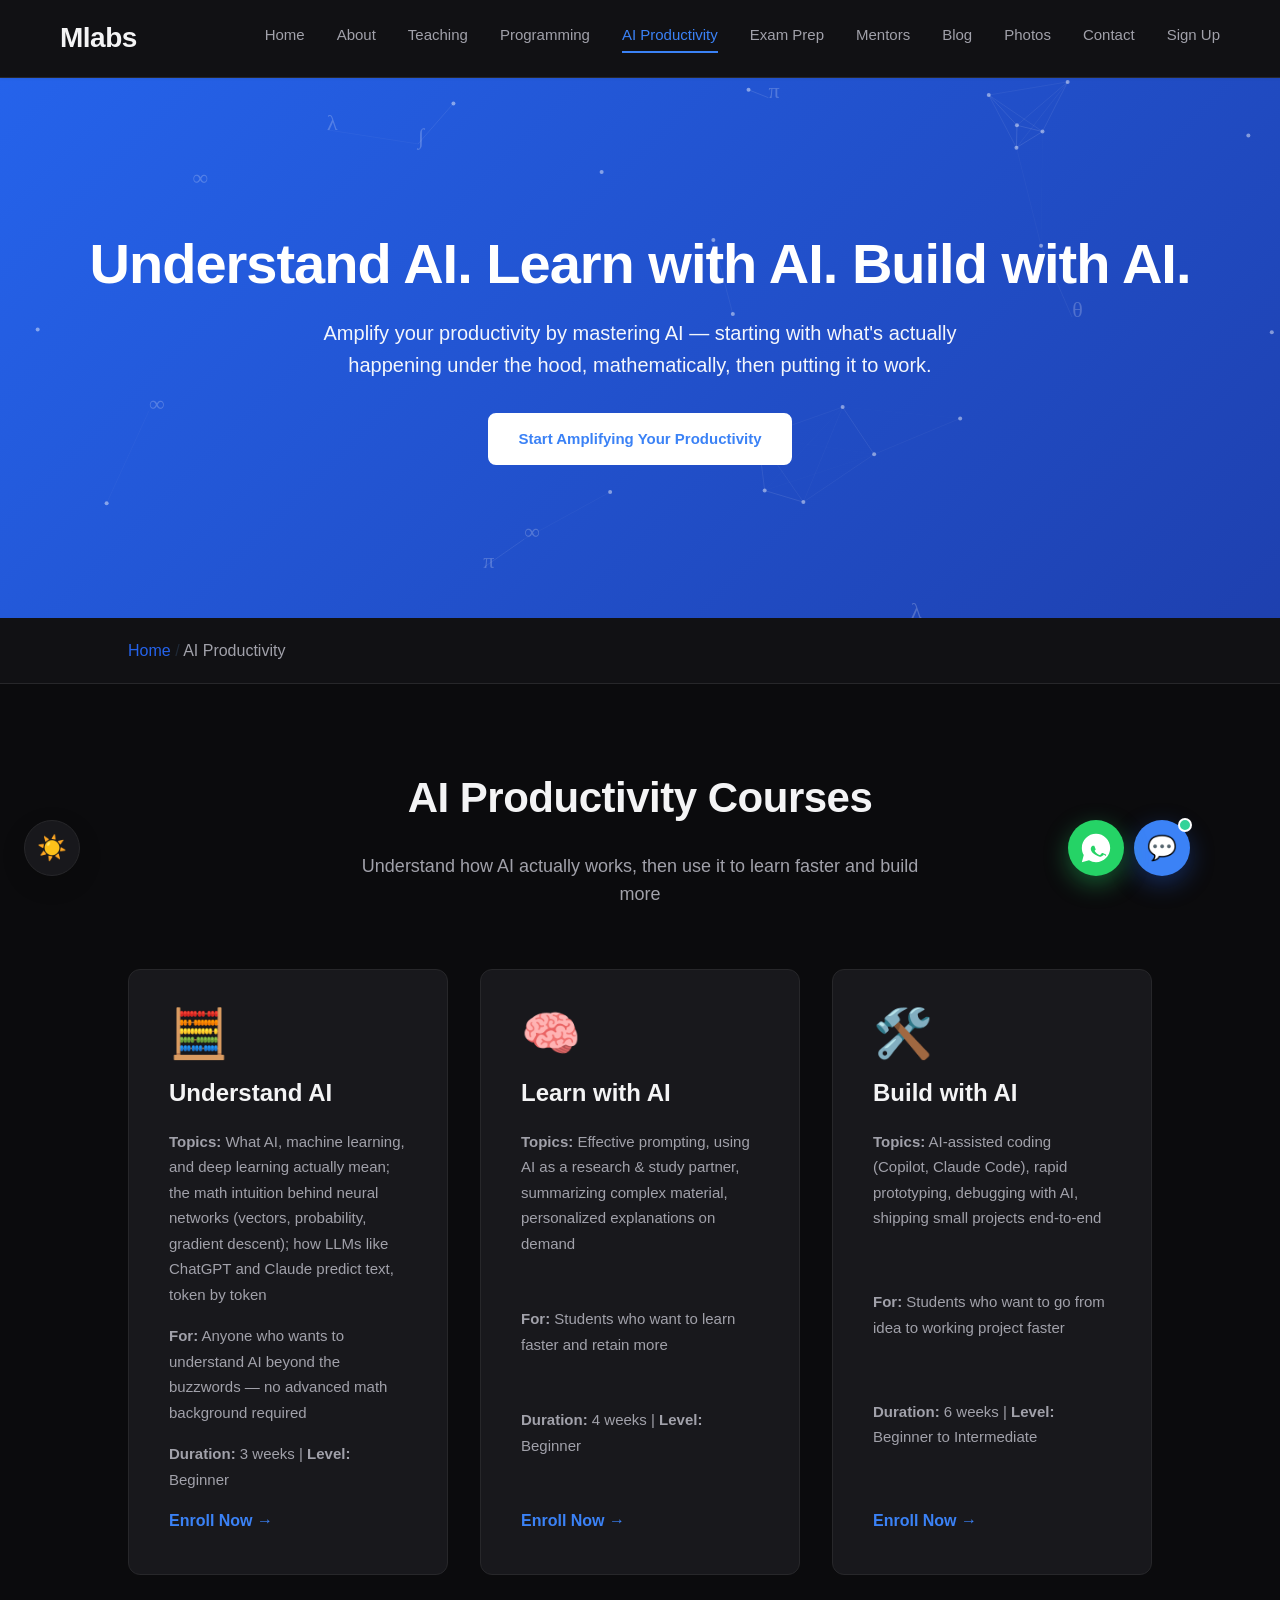
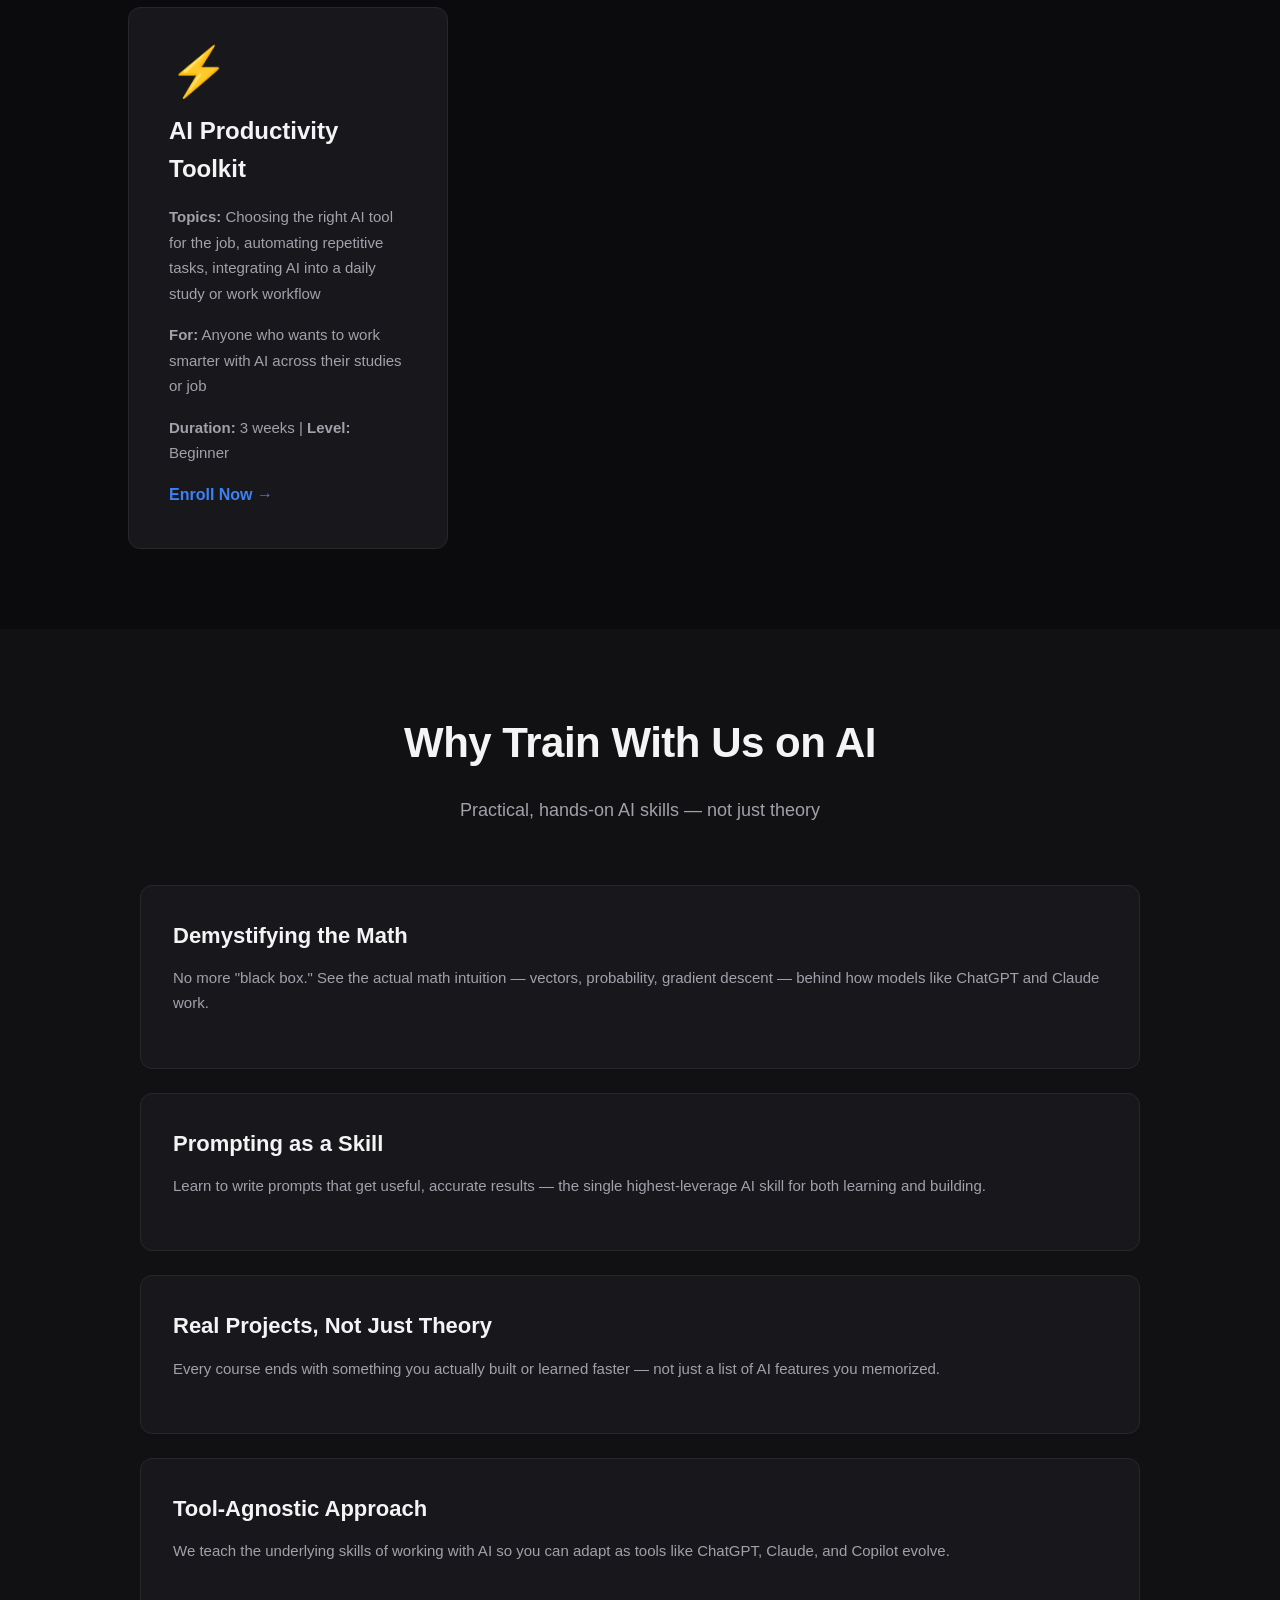
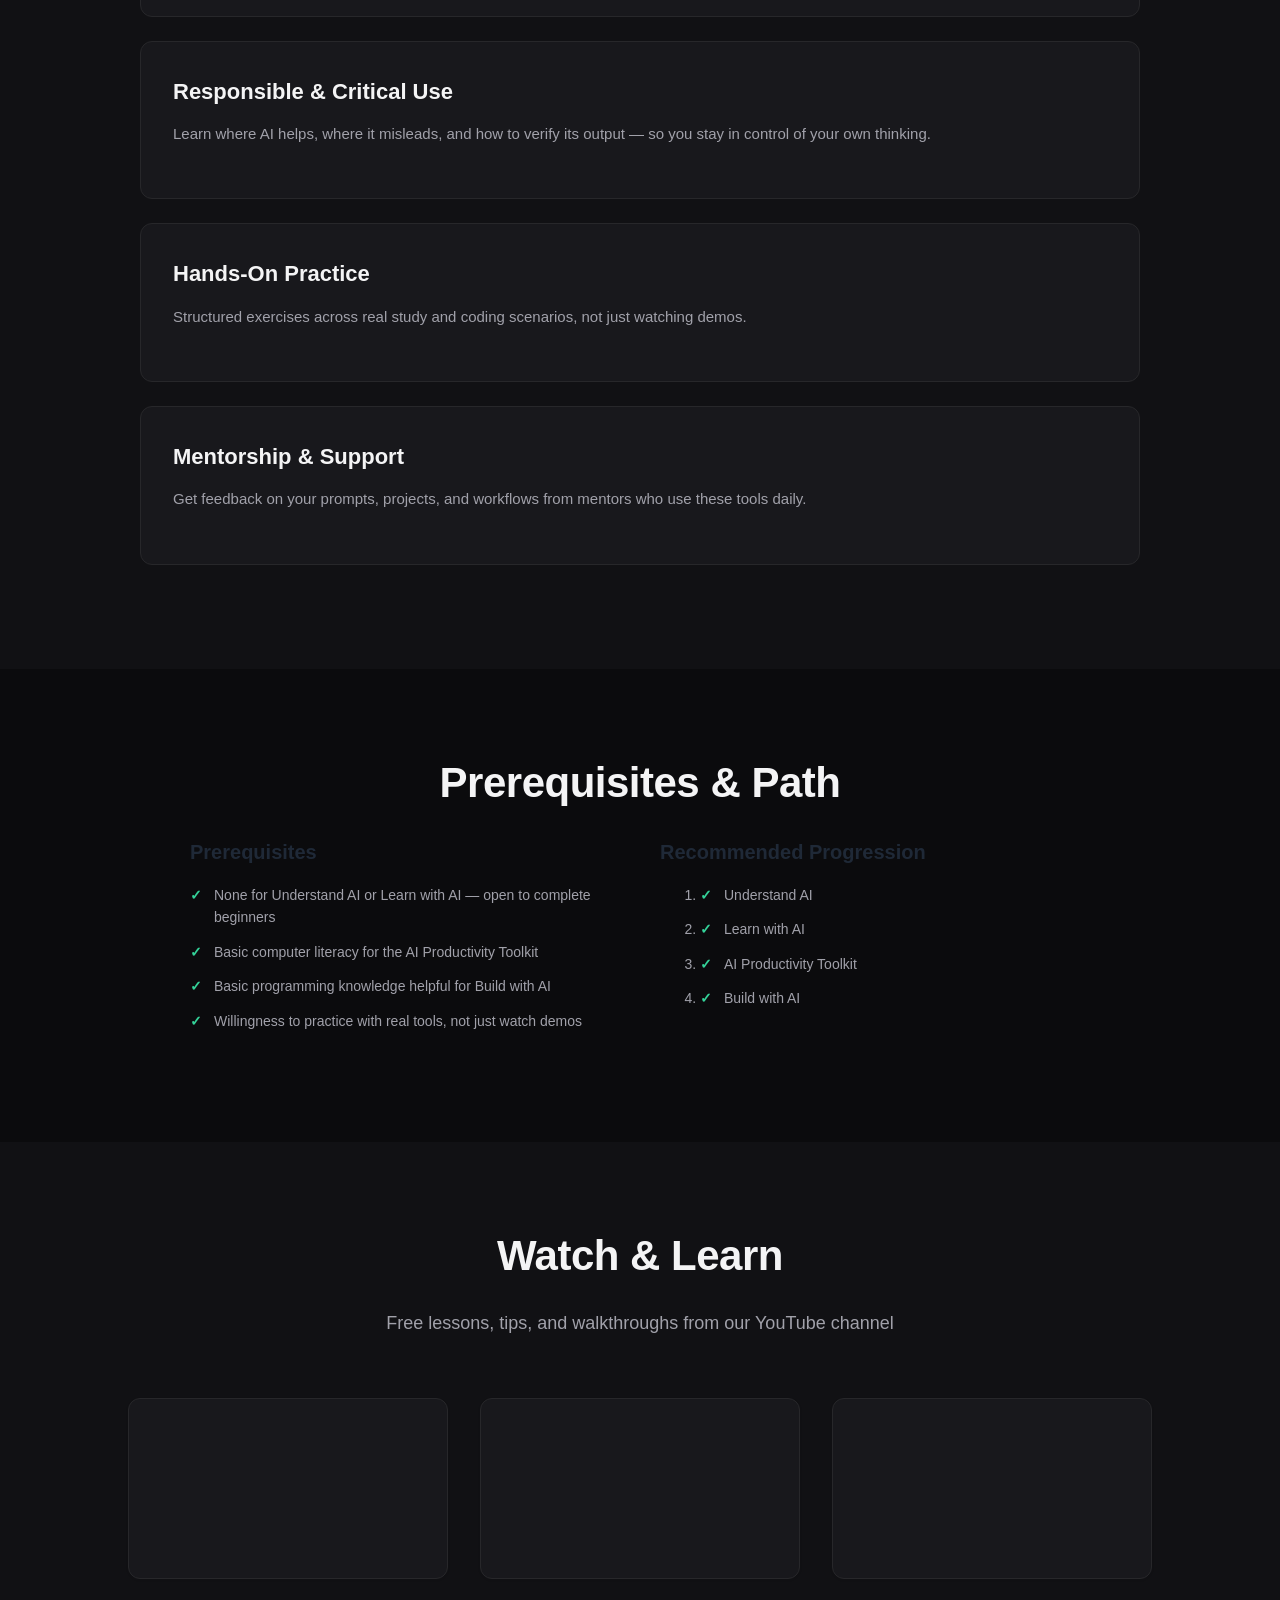
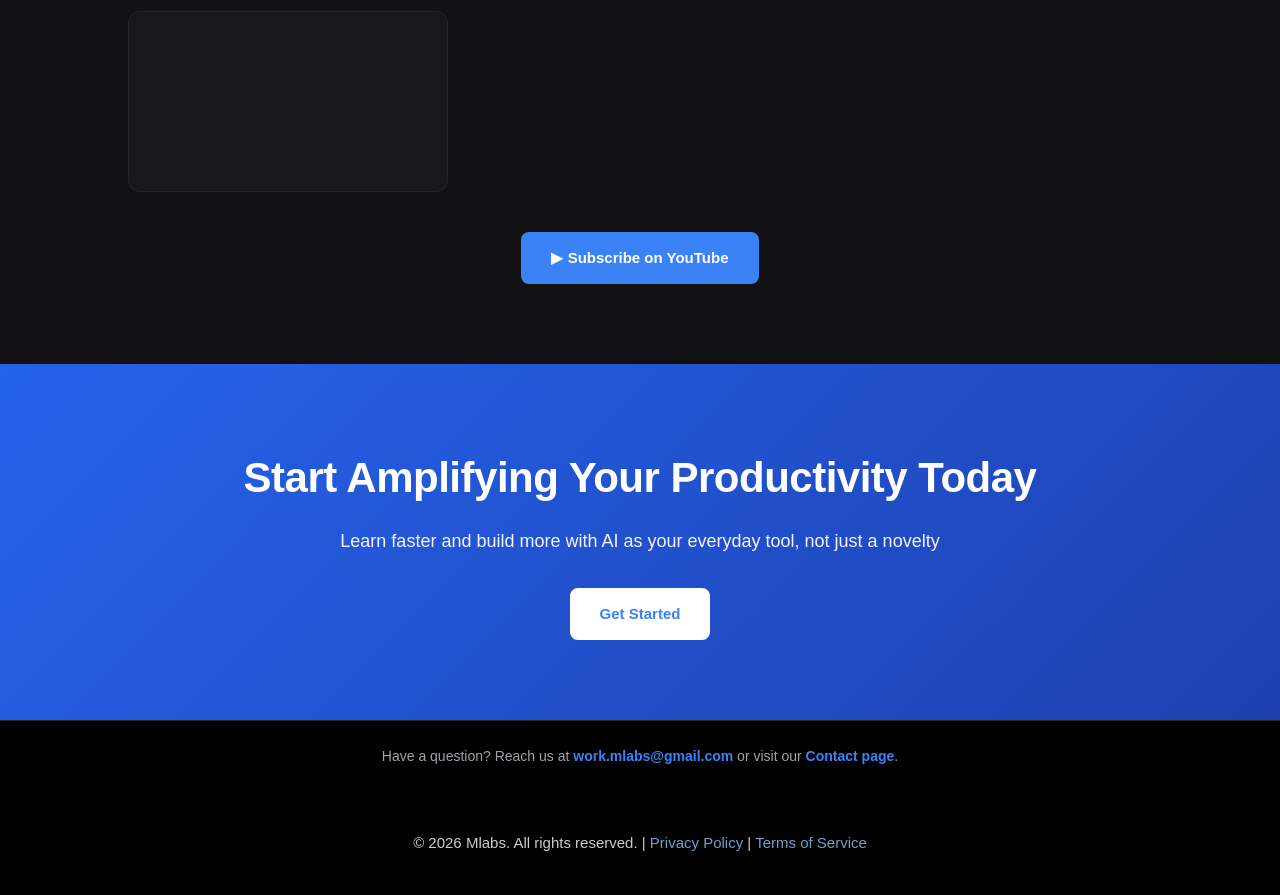
<file: services/ai-productivity.html>
<!DOCTYPE html>
<html lang="en">
<head>
  <meta charset="UTF-8">
  <meta name="viewport" content="width=device-width, initial-scale=1.0">
  <title>AI Productivity - Mlabs | Understand AI, Learn with AI, Build with AI</title>
  <meta name="description" content="Amplify your productivity with AI. Mlabs teaches what AI actually is, the math behind it, and how to learn with AI and build with AI — practical, hands-on skills.">
  <link rel="canonical" href="https://meer-1.github.io/M-Labs/services/ai-productivity.html">
  <meta property="og:type" content="website">
  <meta property="og:site_name" content="Mlabs">
  <meta property="og:title" content="AI Productivity - Mlabs | Understand AI, Learn with AI, Build with AI">
  <meta property="og:description" content="Understand AI, learn with AI, build with AI — practical, hands-on skills for students and professionals.">
  <meta property="og:url" content="https://meer-1.github.io/M-Labs/services/ai-productivity.html">
  <meta name="twitter:card" content="summary">
  <script type="application/ld+json">
  {
    "@context": "https://schema.org",
    "@graph": [
      {
        "@type": "Course",
        "name": "Understand AI",
        "description": "What AI, machine learning, and deep learning actually are, and the math intuition behind them — vectors, probability, and gradient descent — including how large language models like ChatGPT and Claude generate text.",
        "provider": { "@type": "EducationalOrganization", "name": "Mlabs", "sameAs": "https://meer-1.github.io/M-Labs/index.html" }
      },
      {
        "@type": "Course",
        "name": "Learn with AI",
        "description": "Effective prompting, using AI as a research and study partner, and personalized explanations to learn faster and retain more.",
        "provider": { "@type": "EducationalOrganization", "name": "Mlabs", "sameAs": "https://meer-1.github.io/M-Labs/index.html" }
      },
      {
        "@type": "Course",
        "name": "Build with AI",
        "description": "AI-assisted coding, rapid prototyping, and debugging with tools like Copilot and Claude Code to ship real projects faster.",
        "provider": { "@type": "EducationalOrganization", "name": "Mlabs", "sameAs": "https://meer-1.github.io/M-Labs/index.html" }
      },
      {
        "@type": "Course",
        "name": "AI Productivity Toolkit",
        "description": "Choosing the right AI tool for the job and integrating AI into a daily study or work workflow to automate repetitive tasks.",
        "provider": { "@type": "EducationalOrganization", "name": "Mlabs", "sameAs": "https://meer-1.github.io/M-Labs/index.html" }
      }
    ]
  }
  </script>
  <script>(function(){try{if(localStorage.getItem('mlabs-theme')!=='light'){document.documentElement.setAttribute('data-theme','dark');}}catch(e){document.documentElement.setAttribute('data-theme','dark');}})();</script>
  <link rel="stylesheet" href="../css/style.css">
</head>

<body>

<header>
  <div class="logo">Mlabs</div>
  <nav>
    <a href="../index.html">Home</a>
    <a href="../about.html">About</a>
    <a href="teaching.html">Teaching</a>
    <a href="coding.html">Programming</a>
    <a href="ai-productivity.html" class="active">AI Productivity</a>
    <a href="exams.html">Exam Prep</a>
    <a href="../mentors.html">Mentors</a>
    <a href="../blog.html">Blog</a>
    <a href="../photos.html">Photos</a>
    <a href="../contact.html">Contact</a>
    <a href="../apply.html">Sign Up</a>
  </nav>
</header>

<!-- HERO SECTION -->
<section class="hero">
  <h1>Understand AI. Learn with AI. Build with AI.</h1>
  <p>Amplify your productivity by mastering AI — starting with what's actually happening under the hood, mathematically, then putting it to work.</p>
  <a class="btn" href="../apply.html">Start Amplifying Your Productivity</a>
</section>

<!-- BREADCRUMB -->
<section style="padding: 20px 10%; background: #f9fafb; border-bottom: 1px solid #e5e7eb;">
  <a href="../index.html" style="color: #2563eb; text-decoration: none;">Home</a> /
  <span style="color: #6b7280;">AI Productivity</span>
</section>

<!-- MAIN CONTENT -->
<section style="padding: 80px 10%;">
  <h2 class="section-title">AI Productivity Courses</h2>
  <p class="section-subtitle">Understand how AI actually works, then use it to learn faster and build more</p>

  <div class="services">
    <div class="service-card">
      <div class="service-card-icon">🧮</div>
      <h3>Understand AI</h3>
      <p><strong>Topics:</strong> What AI, machine learning, and deep learning actually mean; the math intuition behind neural networks (vectors, probability, gradient descent); how LLMs like ChatGPT and Claude predict text, token by token</p>
      <p><strong>For:</strong> Anyone who wants to understand AI beyond the buzzwords — no advanced math background required</p>
      <p><strong>Duration:</strong> 3 weeks | <strong>Level:</strong> Beginner</p>
      <a href="../apply.html">Enroll Now →</a>
    </div>

    <div class="service-card">
      <div class="service-card-icon">🧠</div>
      <h3>Learn with AI</h3>
      <p><strong>Topics:</strong> Effective prompting, using AI as a research & study partner, summarizing complex material, personalized explanations on demand</p>
      <p><strong>For:</strong> Students who want to learn faster and retain more</p>
      <p><strong>Duration:</strong> 4 weeks | <strong>Level:</strong> Beginner</p>
      <a href="../apply.html">Enroll Now →</a>
    </div>

    <div class="service-card">
      <div class="service-card-icon">🛠️</div>
      <h3>Build with AI</h3>
      <p><strong>Topics:</strong> AI-assisted coding (Copilot, Claude Code), rapid prototyping, debugging with AI, shipping small projects end-to-end</p>
      <p><strong>For:</strong> Students who want to go from idea to working project faster</p>
      <p><strong>Duration:</strong> 6 weeks | <strong>Level:</strong> Beginner to Intermediate</p>
      <a href="../apply.html">Enroll Now →</a>
    </div>

    <div class="service-card">
      <div class="service-card-icon">⚡</div>
      <h3>AI Productivity Toolkit</h3>
      <p><strong>Topics:</strong> Choosing the right AI tool for the job, automating repetitive tasks, integrating AI into a daily study or work workflow</p>
      <p><strong>For:</strong> Anyone who wants to work smarter with AI across their studies or job</p>
      <p><strong>Duration:</strong> 3 weeks | <strong>Level:</strong> Beginner</p>
      <a href="../apply.html">Enroll Now →</a>
    </div>
  </div>
</section>

<!-- WHAT YOU'LL LEARN -->
<section style="padding: 80px 10%; background: #f9fafb;">
  <h2 class="section-title">Why Train With Us on AI</h2>
  <p class="section-subtitle">Practical, hands-on AI skills — not just theory</p>

  <div style="max-width: 1000px; margin: 0 auto;">
    <div class="program-card">
      <h3>Demystifying the Math</h3>
      <p>No more "black box." See the actual math intuition — vectors, probability, gradient descent — behind how models like ChatGPT and Claude work.</p>
    </div>

    <div class="program-card">
      <h3>Prompting as a Skill</h3>
      <p>Learn to write prompts that get useful, accurate results — the single highest-leverage AI skill for both learning and building.</p>
    </div>

    <div class="program-card">
      <h3>Real Projects, Not Just Theory</h3>
      <p>Every course ends with something you actually built or learned faster — not just a list of AI features you memorized.</p>
    </div>

    <div class="program-card">
      <h3>Tool-Agnostic Approach</h3>
      <p>We teach the underlying skills of working with AI so you can adapt as tools like ChatGPT, Claude, and Copilot evolve.</p>
    </div>

    <div class="program-card">
      <h3>Responsible & Critical Use</h3>
      <p>Learn where AI helps, where it misleads, and how to verify its output — so you stay in control of your own thinking.</p>
    </div>

    <div class="program-card">
      <h3>Hands-On Practice</h3>
      <p>Structured exercises across real study and coding scenarios, not just watching demos.</p>
    </div>

    <div class="program-card">
      <h3>Mentorship & Support</h3>
      <p>Get feedback on your prompts, projects, and workflows from mentors who use these tools daily.</p>
    </div>
  </div>
</section>

<!-- PREREQUISITES -->
<section style="padding: 80px 10%;">
  <h2 class="section-title">Prerequisites & Path</h2>

  <div style="max-width: 900px; margin: 0 auto; display: grid; grid-template-columns: 1fr 1fr; gap: 40px;">
    <div>
      <h3 style="font-size: 20px; font-weight: 700; margin-bottom: 16px;">Prerequisites</h3>
      <ul class="instructor-creds">
        <li>None for Understand AI or Learn with AI — open to complete beginners</li>
        <li>Basic computer literacy for the AI Productivity Toolkit</li>
        <li>Basic programming knowledge helpful for Build with AI</li>
        <li>Willingness to practice with real tools, not just watch demos</li>
      </ul>
    </div>

    <div>
      <h3 style="font-size: 20px; font-weight: 700; margin-bottom: 16px;">Recommended Progression</h3>
      <ul class="instructor-creds" style="list-style: decimal; padding-left: 40px;">
        <li>Understand AI</li>
        <li>Learn with AI</li>
        <li>AI Productivity Toolkit</li>
        <li>Build with AI</li>
      </ul>
    </div>
  </div>
</section>

<!-- VIDEOS -->
<section style="padding: 80px 10%; background: #ffffff;">
  <h2 class="section-title">Watch & Learn</h2>
  <p class="section-subtitle">Free lessons, tips, and walkthroughs from our YouTube channel</p>

  <div class="video-grid">
    <div class="video-card">
      <div class="video-embed">
        <iframe src="https://www.youtube.com/embed/SwJ3Y3PBQDM" title="Mlabs video" loading="lazy" frameborder="0" allow="accelerometer; autoplay; clipboard-write; encrypted-media; gyroscope; picture-in-picture; web-share" allowfullscreen></iframe>
      </div>
    </div>

    <div class="video-card">
      <div class="video-embed">
        <iframe src="https://www.youtube.com/embed/emjX2_56g9o" title="Mlabs video" loading="lazy" frameborder="0" allow="accelerometer; autoplay; clipboard-write; encrypted-media; gyroscope; picture-in-picture; web-share" allowfullscreen></iframe>
      </div>
    </div>

    <div class="video-card">
      <div class="video-embed">
        <iframe src="https://www.youtube.com/embed/NzWDiGd2okQ" title="Mlabs video" loading="lazy" frameborder="0" allow="accelerometer; autoplay; clipboard-write; encrypted-media; gyroscope; picture-in-picture; web-share" allowfullscreen></iframe>
      </div>
    </div>

    <div class="video-card">
      <div class="video-embed">
        <iframe src="https://www.youtube.com/embed/QnNMftteWgM" title="Mlabs video" loading="lazy" frameborder="0" allow="accelerometer; autoplay; clipboard-write; encrypted-media; gyroscope; picture-in-picture; web-share" allowfullscreen></iframe>
      </div>
    </div>
  </div>

  <div style="text-align: center; margin-top: 40px;">
    <a class="btn btn-primary" href="https://www.youtube.com/@mlabs-1" target="_blank" rel="noopener">▶ Subscribe on YouTube</a>
  </div>
</section>

<!-- CTA SECTION -->
<section class="cta">
  <h2>Start Amplifying Your Productivity Today</h2>
  <p>Learn faster and build more with AI as your everyday tool, not just a novelty</p>
  <a class="btn" href="../apply.html">Get Started</a>
</section>

<!-- FOOTER CONTACT STRIP -->
<div class="footer-contact">
  <p>Have a question? Reach us at <a href="mailto:work.mlabs@gmail.com">work.mlabs@gmail.com</a> or visit our <a href="../contact.html">Contact page</a>.</p>
</div>

<!-- FOOTER -->
<footer>
  <p>&copy; 2026 Mlabs. All rights reserved. | <a href="#">Privacy Policy</a> | <a href="#">Terms of Service</a></p>
</footer>

<script src="../js/script.js"></script>

</body>
</html>
</file>
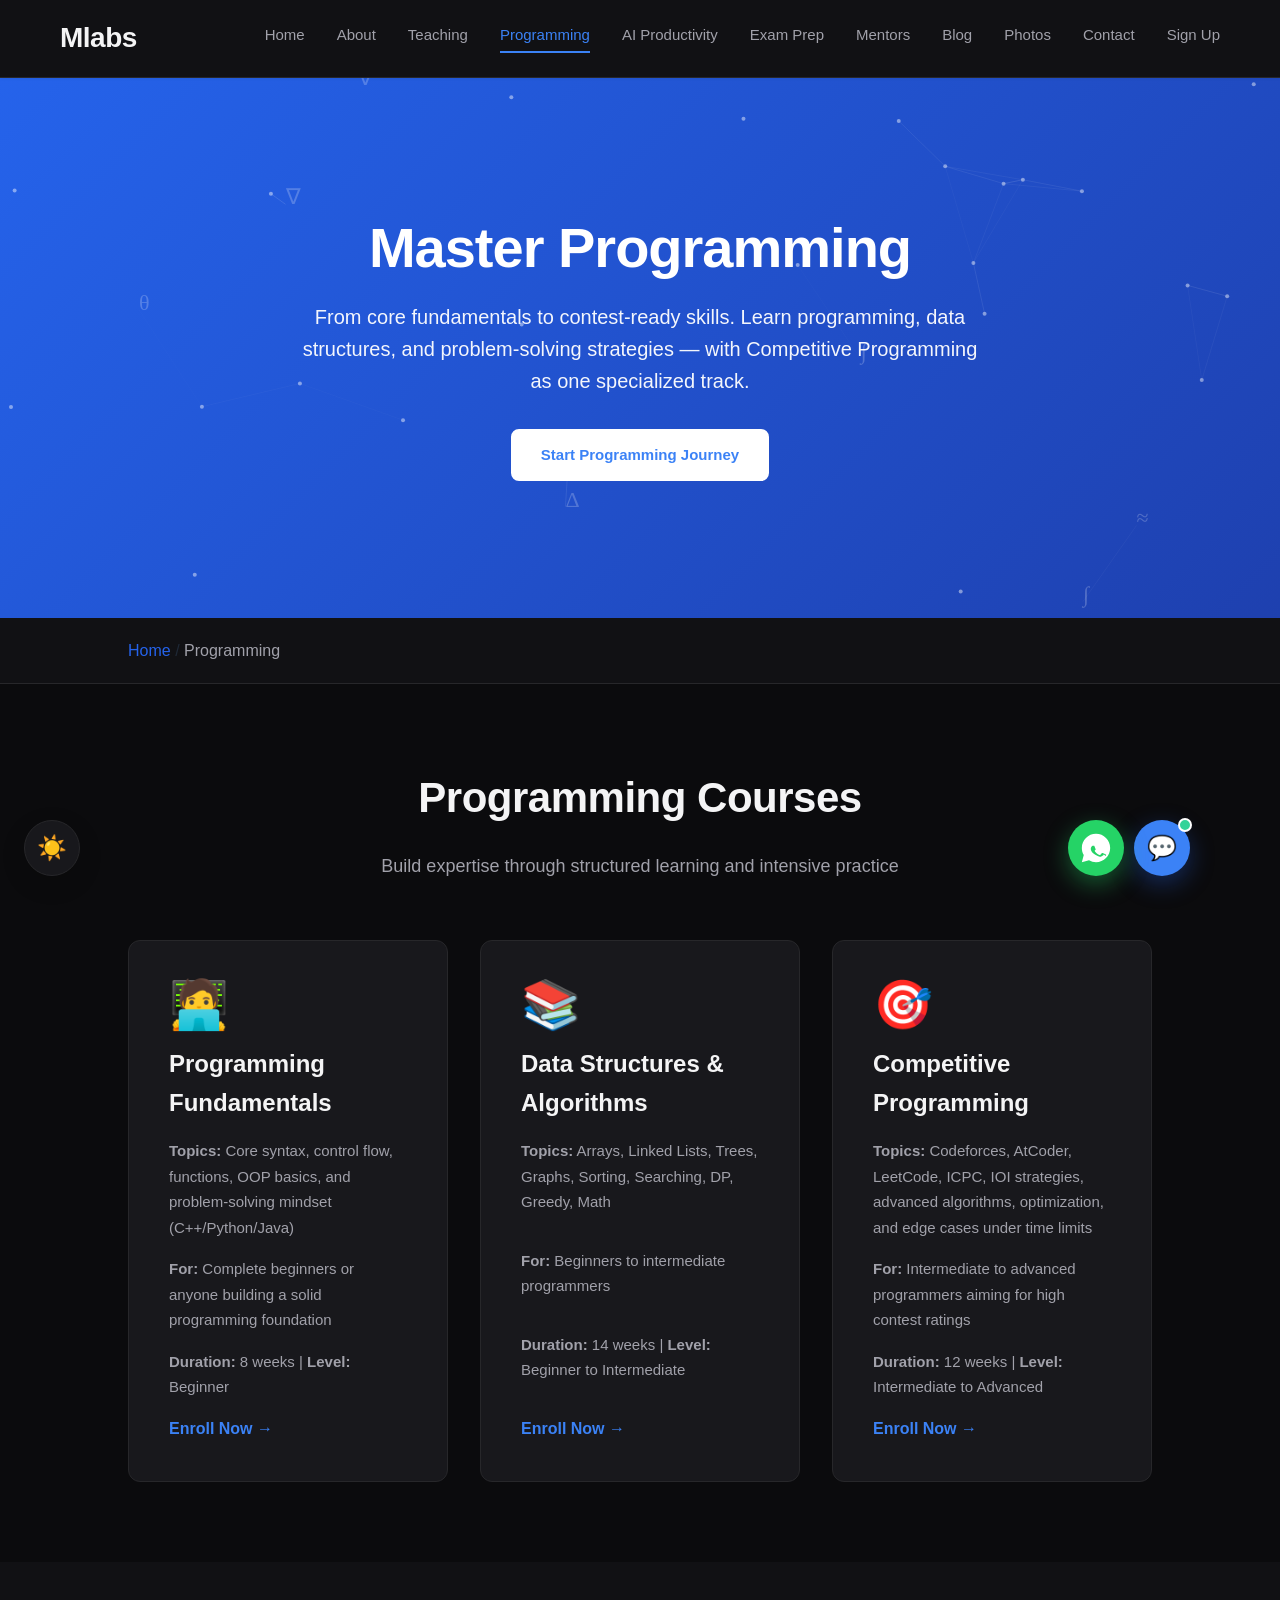
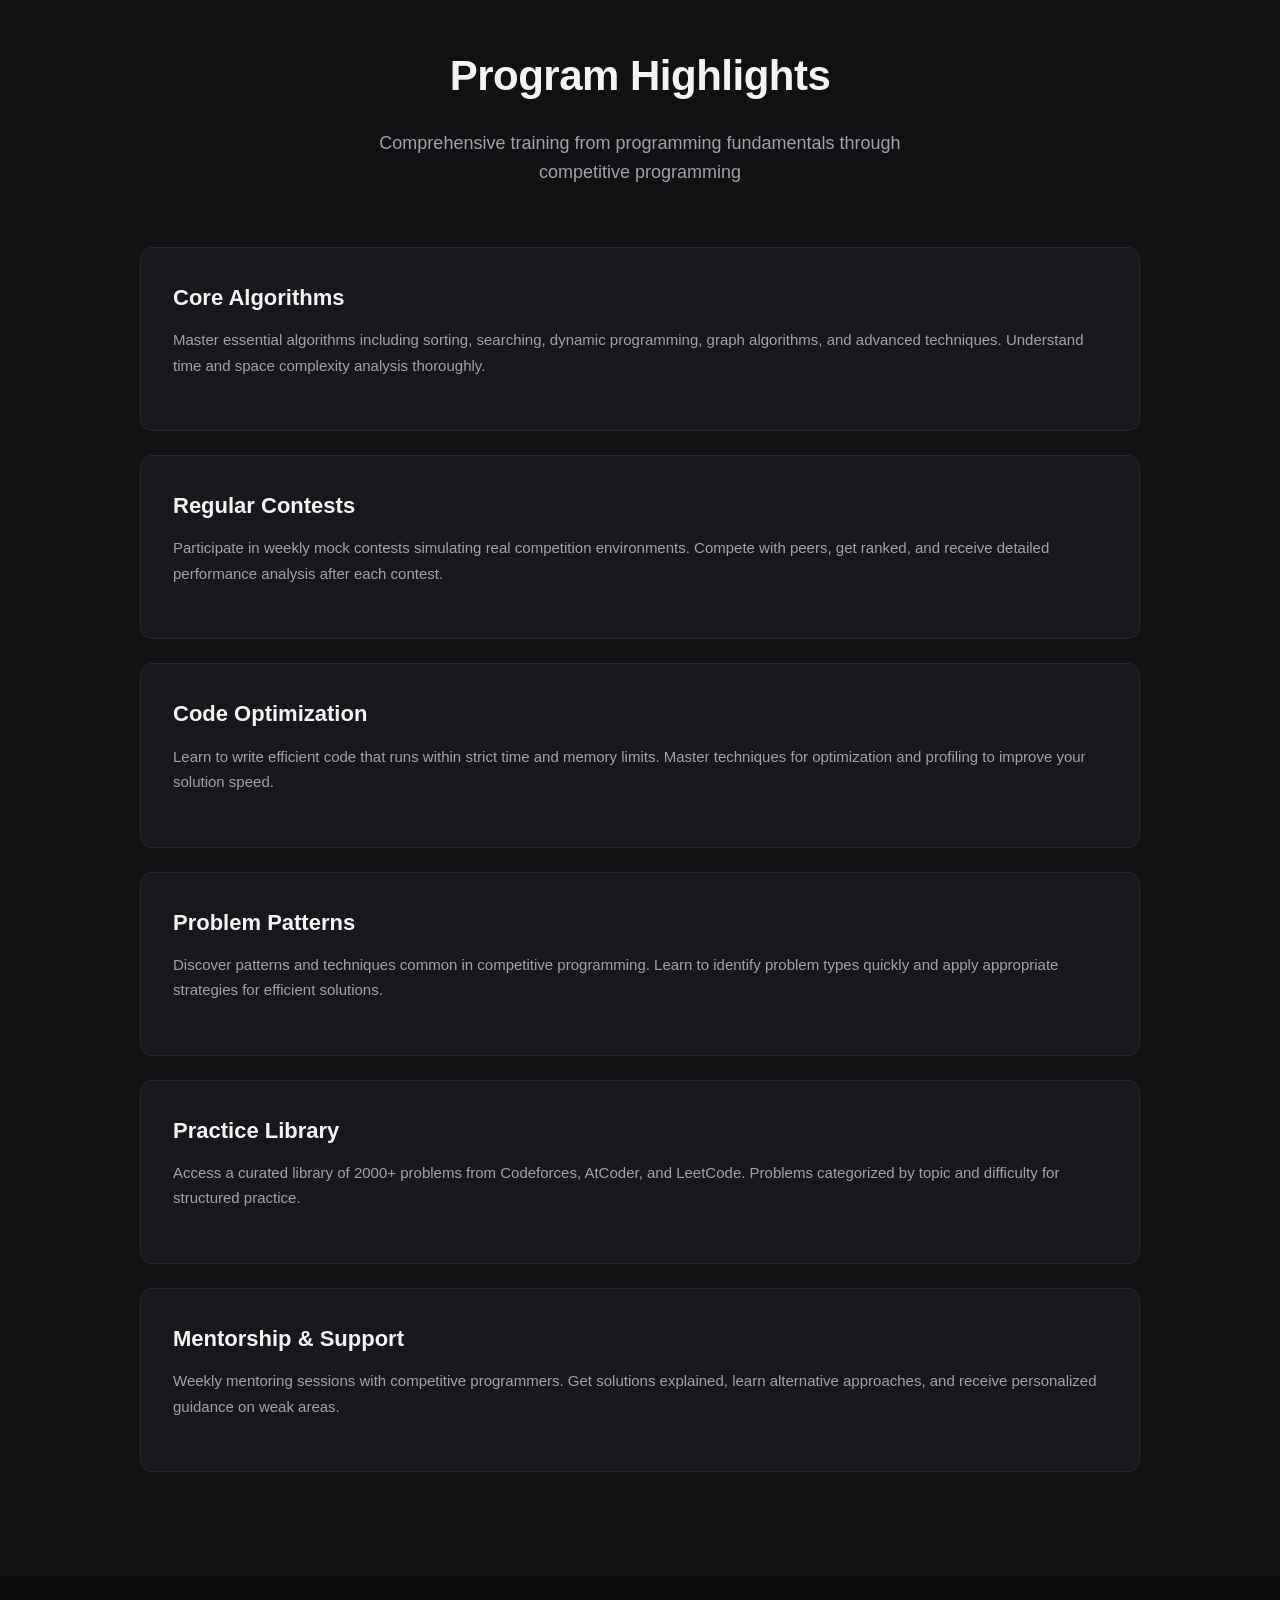
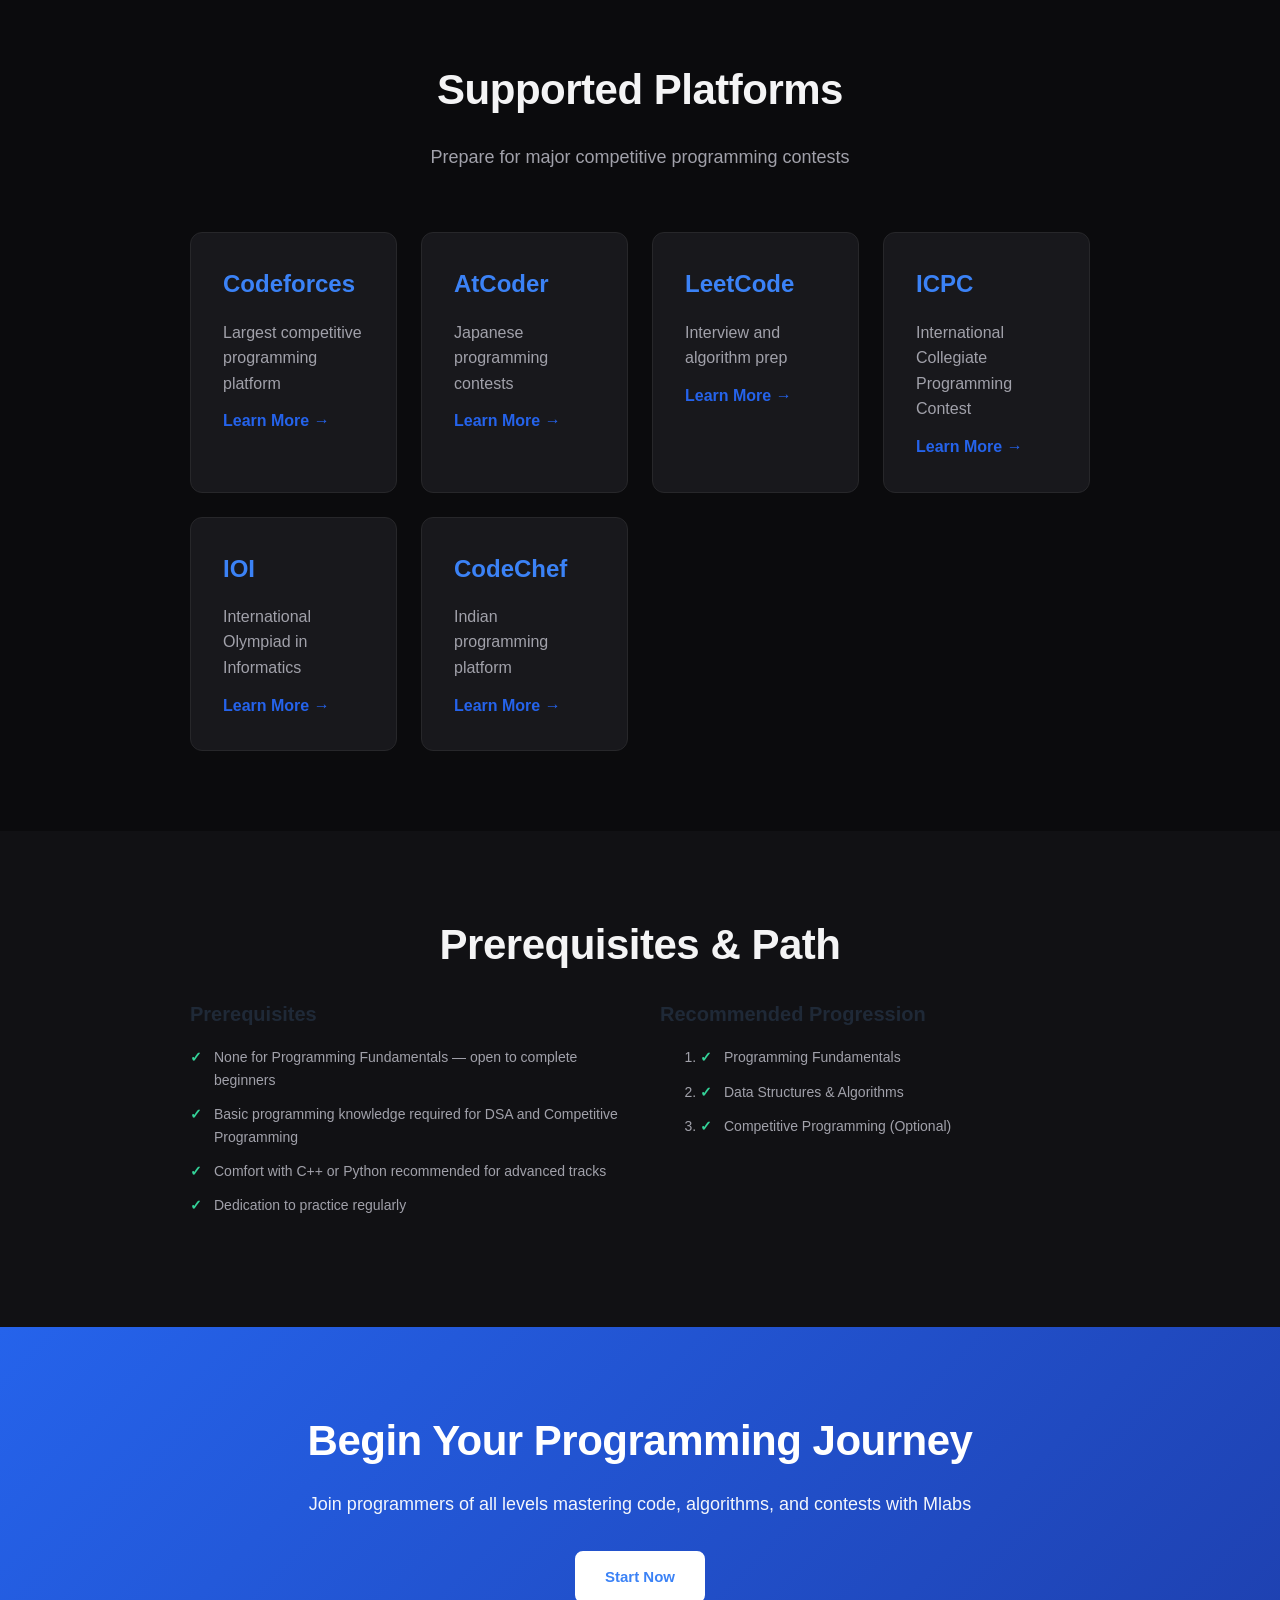
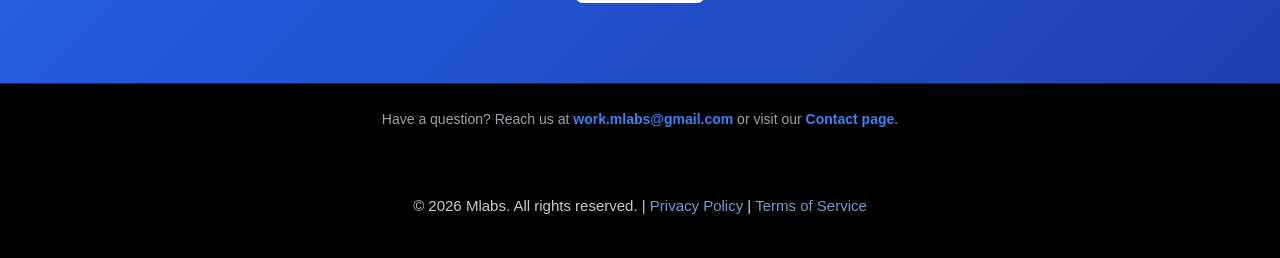
<file: services/coding.html>
<!DOCTYPE html>
<html lang="en">
<head>
  <meta charset="UTF-8">
  <meta name="viewport" content="width=device-width, initial-scale=1.0">
  <title>Programming Courses - Mlabs | Algorithms, DSA & Computational Thinking</title>
  <meta name="description" content="Master algorithms, data structures, and computational thinking with Mlabs' programming courses. Prepare for Codeforces, AtCoder, and technical interviews.">
  <link rel="canonical" href="https://meer-1.github.io/M-Labs/services/coding.html">
  <meta property="og:type" content="website">
  <meta property="og:site_name" content="Mlabs">
  <meta property="og:title" content="Programming Courses - Mlabs | Algorithms, DSA & Computational Thinking">
  <meta property="og:description" content="Master algorithms, data structures, and computational thinking with Mlabs' programming courses.">
  <meta property="og:url" content="https://meer-1.github.io/M-Labs/services/coding.html">
  <meta name="twitter:card" content="summary">
  <script type="application/ld+json">
  {
    "@context": "https://schema.org",
    "@graph": [
      {
        "@type": "Course",
        "name": "Programming Fundamentals",
        "description": "Core syntax, control flow, functions, OOP basics, and computational thinking mindset in C++, Python, and Java.",
        "provider": { "@type": "EducationalOrganization", "name": "Mlabs", "sameAs": "https://meer-1.github.io/M-Labs/index.html" }
      },
      {
        "@type": "Course",
        "name": "Data Structures & Algorithms",
        "description": "Arrays, Linked Lists, Trees, Graphs, Sorting, Searching, Dynamic Programming, Greedy algorithms, and algorithmic problem-solving.",
        "provider": { "@type": "EducationalOrganization", "name": "Mlabs", "sameAs": "https://meer-1.github.io/M-Labs/index.html" }
      },
      {
        "@type": "Course",
        "name": "Competitive Programming",
        "description": "Codeforces, AtCoder, LeetCode, ICPC, and IOI strategies for advanced computational problem-solving.",
        "provider": { "@type": "EducationalOrganization", "name": "Mlabs", "sameAs": "https://meer-1.github.io/M-Labs/index.html" }
      }
    ]
  }
  </script>
  <script>(function(){try{if(localStorage.getItem('mlabs-theme')!=='light'){document.documentElement.setAttribute('data-theme','dark');}}catch(e){document.documentElement.setAttribute('data-theme','dark');}})();</script>
  <link rel="stylesheet" href="../css/style.css">
</head>

<body>

<header>
  <div class="logo">Mlabs</div>
  <nav>
    <a href="../index.html">Home</a>
    <a href="../about.html">About</a>
    <a href="teaching.html">Teaching</a>
    <a href="coding.html" class="active">Programming</a>
    <a href="ai-productivity.html">AI Productivity</a>
    <a href="exams.html">Exam Prep</a>
    <a href="../mentors.html">Mentors</a>
    <a href="../blog.html">Blog</a>
    <a href="../photos.html">Photos</a>
    <a href="../contact.html">Contact</a>
    <a href="../apply.html">Sign Up</a>
  </nav>
</header>

<!-- HERO SECTION -->
<section class="hero">
  <h1>Master Programming</h1>
  <p>From core fundamentals to contest-ready skills. Learn programming, data structures, and problem-solving strategies — with Competitive Programming as one specialized track.</p>
  <a class="btn" href="../apply.html">Start Programming Journey</a>
</section>

<!-- BREADCRUMB -->
<section style="padding: 20px 10%; background: #f9fafb; border-bottom: 1px solid #e5e7eb;">
  <a href="../index.html" style="color: #2563eb; text-decoration: none;">Home</a> / 
  <span style="color: #6b7280;">Programming</span>
</section>

<!-- MAIN CONTENT -->
<section style="padding: 80px 10%;">
  <h2 class="section-title">Programming Courses</h2>
  <p class="section-subtitle">Build expertise through structured learning and intensive practice</p>

  <div class="services">
    <div class="service-card">
      <div class="service-card-icon">🧑‍💻</div>
      <h3>Programming Fundamentals</h3>
      <p><strong>Topics:</strong> Core syntax, control flow, functions, OOP basics, and problem-solving mindset (C++/Python/Java)</p>
      <p><strong>For:</strong> Complete beginners or anyone building a solid programming foundation</p>
      <p><strong>Duration:</strong> 8 weeks | <strong>Level:</strong> Beginner</p>
      <a href="../apply.html">Enroll Now →</a>
    </div>

    <div class="service-card">
      <div class="service-card-icon">📚</div>
      <h3>Data Structures & Algorithms</h3>
      <p><strong>Topics:</strong> Arrays, Linked Lists, Trees, Graphs, Sorting, Searching, DP, Greedy, Math</p>
      <p><strong>For:</strong> Beginners to intermediate programmers</p>
      <p><strong>Duration:</strong> 14 weeks | <strong>Level:</strong> Beginner to Intermediate</p>
      <a href="../apply.html">Enroll Now →</a>
    </div>

    <div class="service-card">
      <div class="service-card-icon">🎯</div>
      <h3>Competitive Programming</h3>
      <p><strong>Topics:</strong> Codeforces, AtCoder, LeetCode, ICPC, IOI strategies, advanced algorithms, optimization, and edge cases under time limits</p>
      <p><strong>For:</strong> Intermediate to advanced programmers aiming for high contest ratings</p>
      <p><strong>Duration:</strong> 12 weeks | <strong>Level:</strong> Intermediate to Advanced</p>
      <a href="../apply.html">Enroll Now →</a>
    </div>
  </div>
</section>

<!-- WHAT YOU'LL LEARN -->
<section style="padding: 80px 10%; background: #f9fafb;">
  <h2 class="section-title">Program Highlights</h2>
  <p class="section-subtitle">Comprehensive training from programming fundamentals through competitive programming</p>

  <div style="max-width: 1000px; margin: 0 auto;">
    <div class="program-card">
      <h3>Core Algorithms</h3>
      <p>Master essential algorithms including sorting, searching, dynamic programming, graph algorithms, and advanced techniques. Understand time and space complexity analysis thoroughly.</p>
    </div>

    <div class="program-card">
      <h3>Regular Contests</h3>
      <p>Participate in weekly mock contests simulating real competition environments. Compete with peers, get ranked, and receive detailed performance analysis after each contest.</p>
    </div>

    <div class="program-card">
      <h3>Code Optimization</h3>
      <p>Learn to write efficient code that runs within strict time and memory limits. Master techniques for optimization and profiling to improve your solution speed.</p>
    </div>

    <div class="program-card">
      <h3>Problem Patterns</h3>
      <p>Discover patterns and techniques common in competitive programming. Learn to identify problem types quickly and apply appropriate strategies for efficient solutions.</p>
    </div>

    <div class="program-card">
      <h3>Practice Library</h3>
      <p>Access a curated library of 2000+ problems from Codeforces, AtCoder, and LeetCode. Problems categorized by topic and difficulty for structured practice.</p>
    </div>

    <div class="program-card">
      <h3>Mentorship & Support</h3>
      <p>Weekly mentoring sessions with competitive programmers. Get solutions explained, learn alternative approaches, and receive personalized guidance on weak areas.</p>
    </div>
  </div>
</section>

<!-- CONTEST PLATFORMS -->
<section style="padding: 80px 10%;">
  <h2 class="section-title">Supported Platforms</h2>
  <p class="section-subtitle">Prepare for major competitive programming contests</p>

  <div style="max-width: 900px; margin: 0 auto; display: grid; grid-template-columns: repeat(auto-fit, minmax(200px, 1fr)); gap: 24px;">
    <div class="exam-card">
      <h3>Codeforces</h3>
      <p style="color: #6b7280; margin-bottom: 12px;">Largest competitive programming platform</p>
      <a href="#" style="color: #2563eb; text-decoration: none; font-weight: 600;">Learn More →</a>
    </div>

    <div class="exam-card">
      <h3>AtCoder</h3>
      <p style="color: #6b7280; margin-bottom: 12px;">Japanese programming contests</p>
      <a href="#" style="color: #2563eb; text-decoration: none; font-weight: 600;">Learn More →</a>
    </div>

    <div class="exam-card">
      <h3>LeetCode</h3>
      <p style="color: #6b7280; margin-bottom: 12px;">Interview and algorithm prep</p>
      <a href="#" style="color: #2563eb; text-decoration: none; font-weight: 600;">Learn More →</a>
    </div>

    <div class="exam-card">
      <h3>ICPC</h3>
      <p style="color: #6b7280; margin-bottom: 12px;">International Collegiate Programming Contest</p>
      <a href="#" style="color: #2563eb; text-decoration: none; font-weight: 600;">Learn More →</a>
    </div>

    <div class="exam-card">
      <h3>IOI</h3>
      <p style="color: #6b7280; margin-bottom: 12px;">International Olympiad in Informatics</p>
      <a href="#" style="color: #2563eb; text-decoration: none; font-weight: 600;">Learn More →</a>
    </div>

    <div class="exam-card">
      <h3>CodeChef</h3>
      <p style="color: #6b7280; margin-bottom: 12px;">Indian programming platform</p>
      <a href="#" style="color: #2563eb; text-decoration: none; font-weight: 600;">Learn More →</a>
    </div>
  </div>
</section>

<!-- PREREQUISITES -->
<section style="padding: 80px 10%; background: #f9fafb;">
  <h2 class="section-title">Prerequisites & Path</h2>

  <div style="max-width: 900px; margin: 0 auto; display: grid; grid-template-columns: 1fr 1fr; gap: 40px;">
    <div>
      <h3 style="font-size: 20px; font-weight: 700; margin-bottom: 16px;">Prerequisites</h3>
      <ul class="instructor-creds">
        <li>None for Programming Fundamentals — open to complete beginners</li>
        <li>Basic programming knowledge required for DSA and Competitive Programming</li>
        <li>Comfort with C++ or Python recommended for advanced tracks</li>
        <li>Dedication to practice regularly</li>
      </ul>
    </div>

    <div>
      <h3 style="font-size: 20px; font-weight: 700; margin-bottom: 16px;">Recommended Progression</h3>
      <ul class="instructor-creds" style="list-style: decimal; padding-left: 40px;">
        <li>Programming Fundamentals</li>
        <li>Data Structures & Algorithms</li>
        <li>Competitive Programming (Optional)</li>
      </ul>
    </div>
  </div>
</section>

<!-- CTA SECTION -->
<section class="cta">
  <h2>Begin Your Programming Journey</h2>
  <p>Join programmers of all levels mastering code, algorithms, and contests with Mlabs</p>
  <a class="btn" href="../apply.html">Start Now</a>
</section>

<!-- FOOTER CONTACT STRIP -->
<div class="footer-contact">
  <p>Have a question? Reach us at <a href="mailto:work.mlabs@gmail.com">work.mlabs@gmail.com</a> or visit our <a href="../contact.html">Contact page</a>.</p>
</div>

<!-- FOOTER -->
<footer>
  <p>&copy; 2026 Mlabs. All rights reserved. | <a href="#">Privacy Policy</a> | <a href="#">Terms of Service</a></p>
</footer>

<script src="../js/script.js"></script>

</body>
</html>
</file>
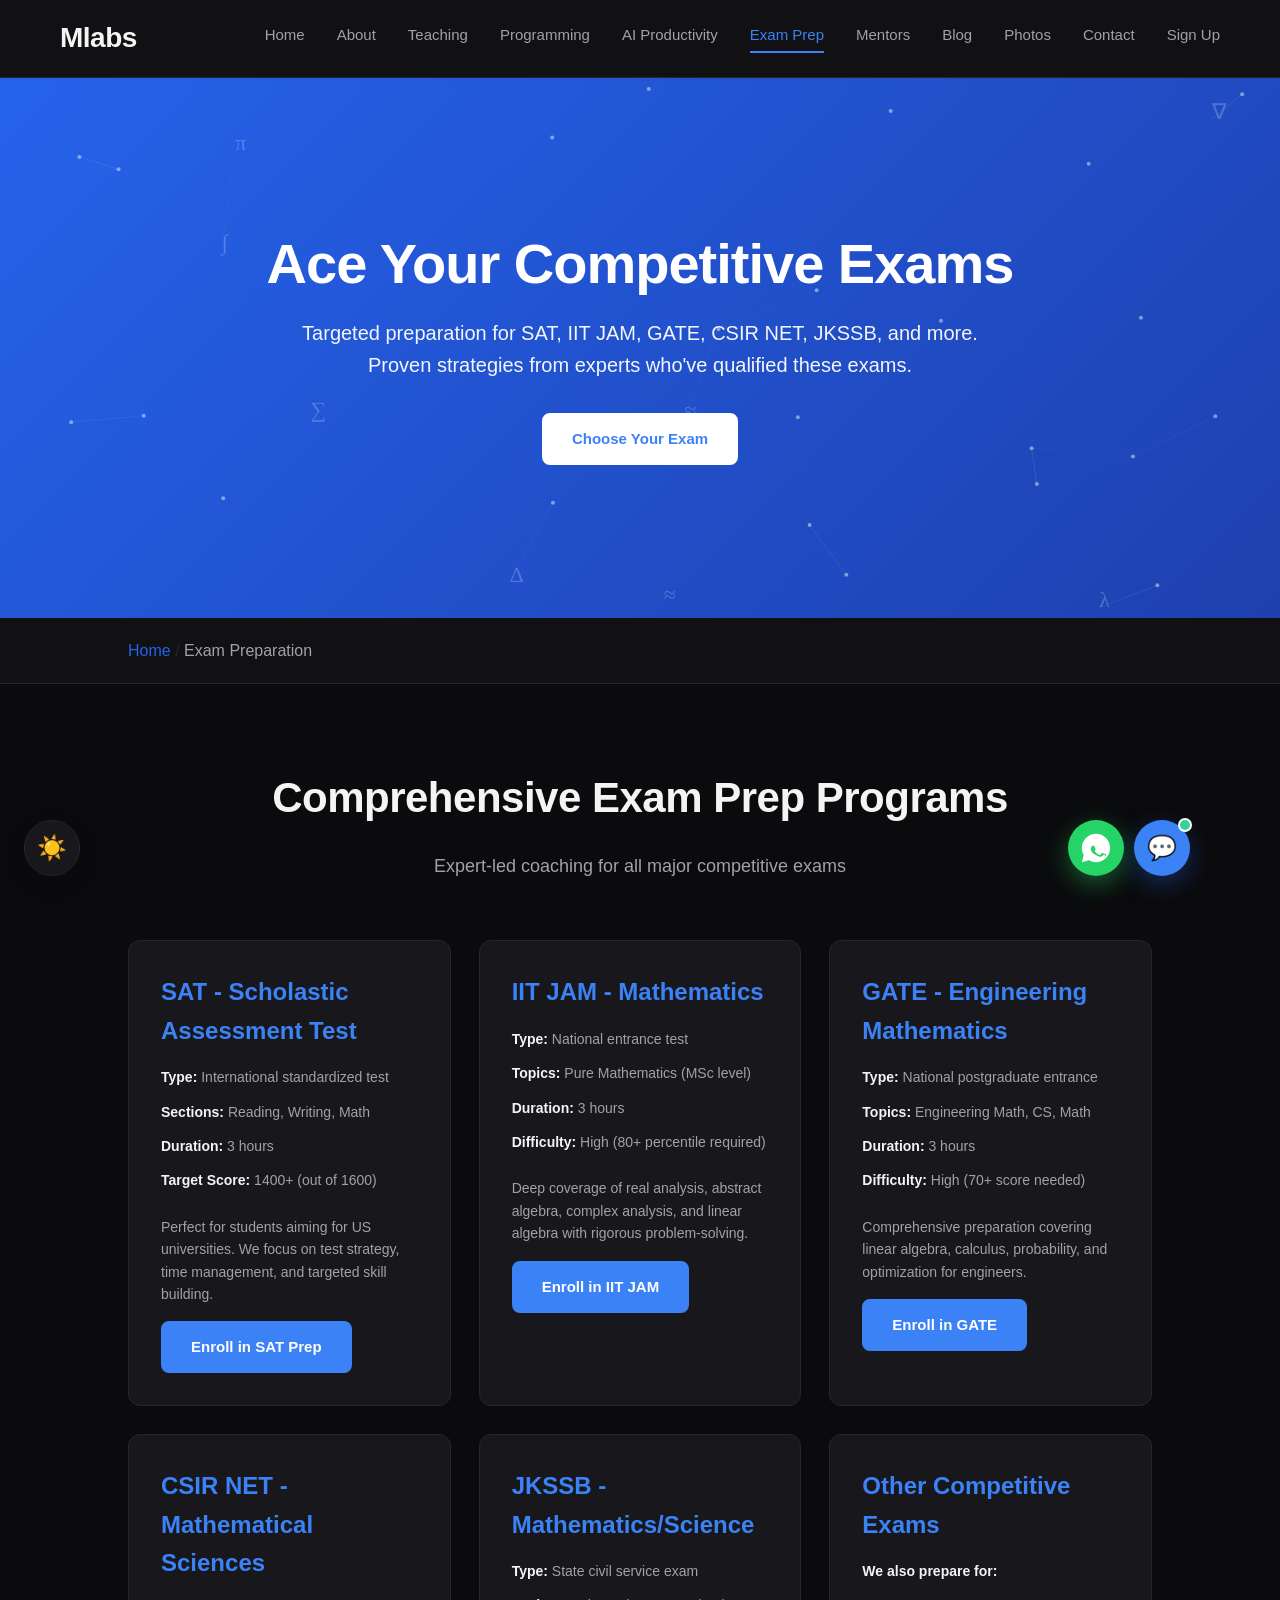
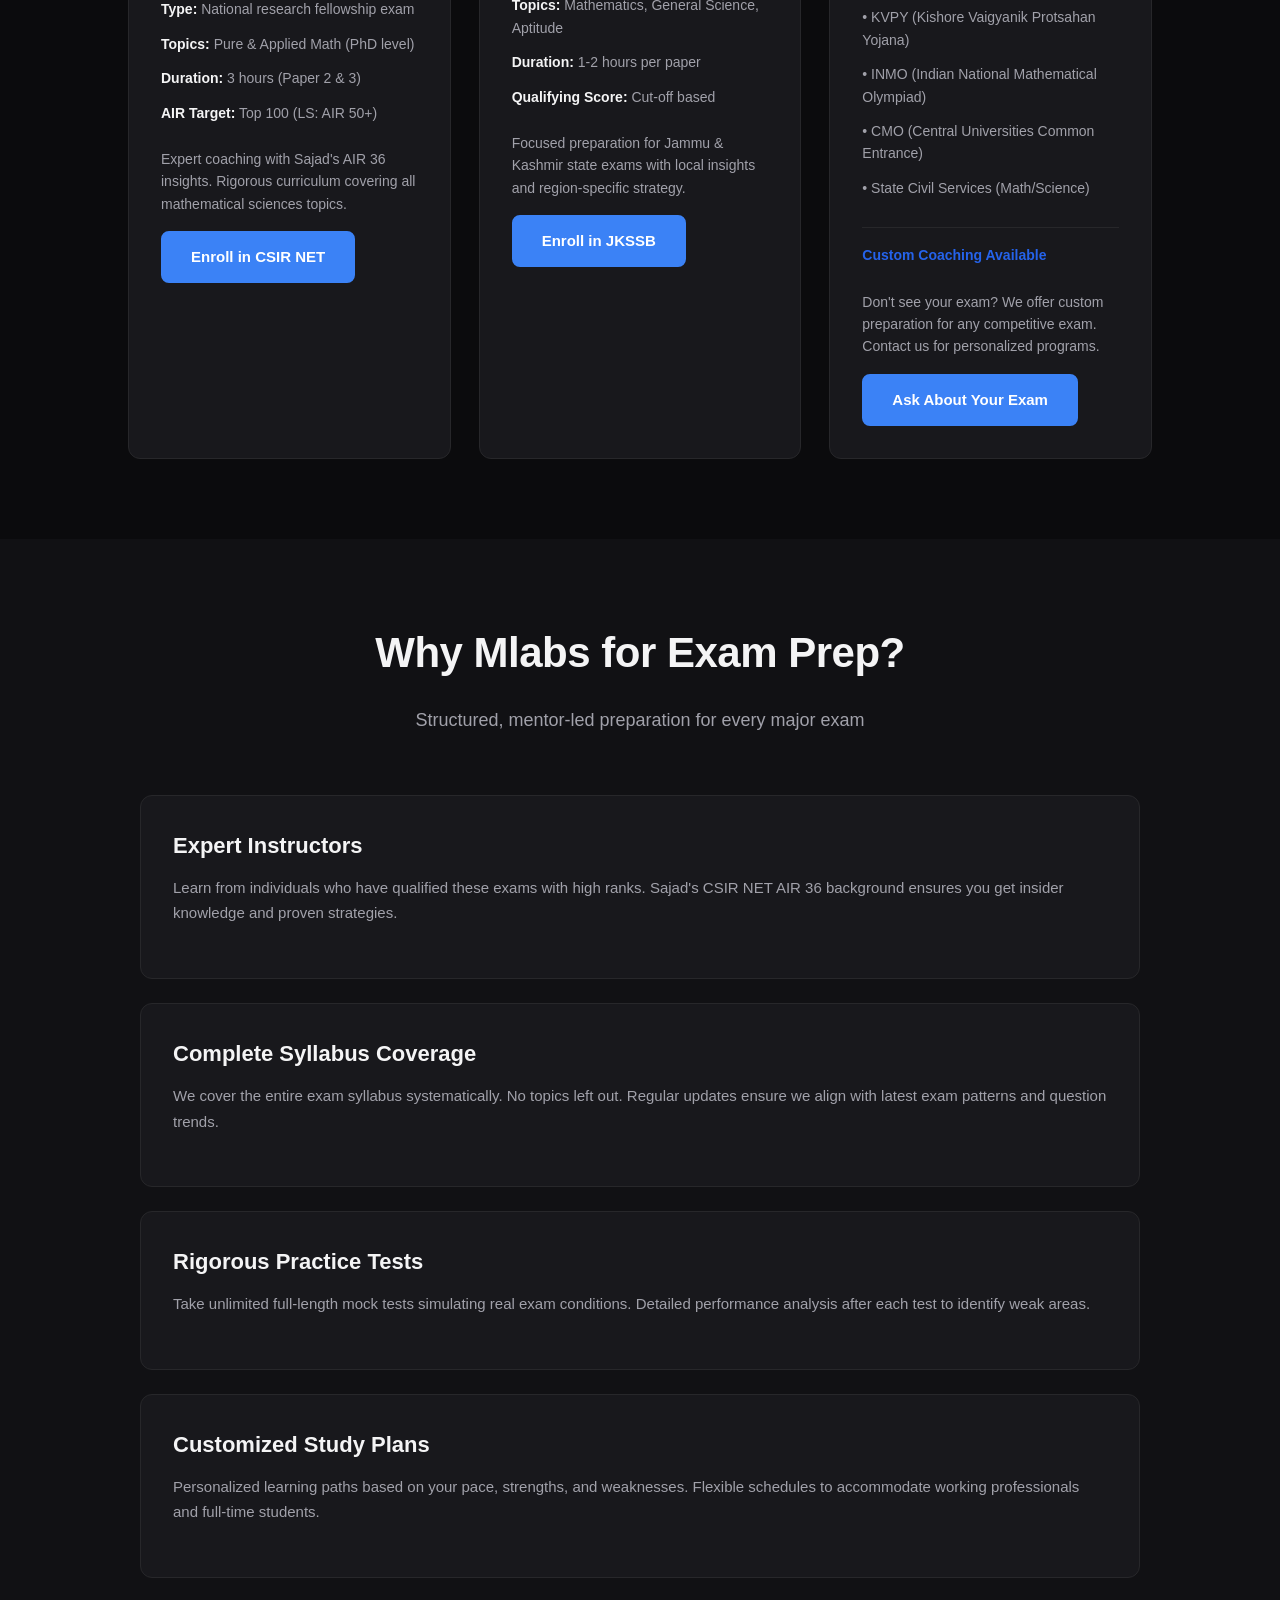
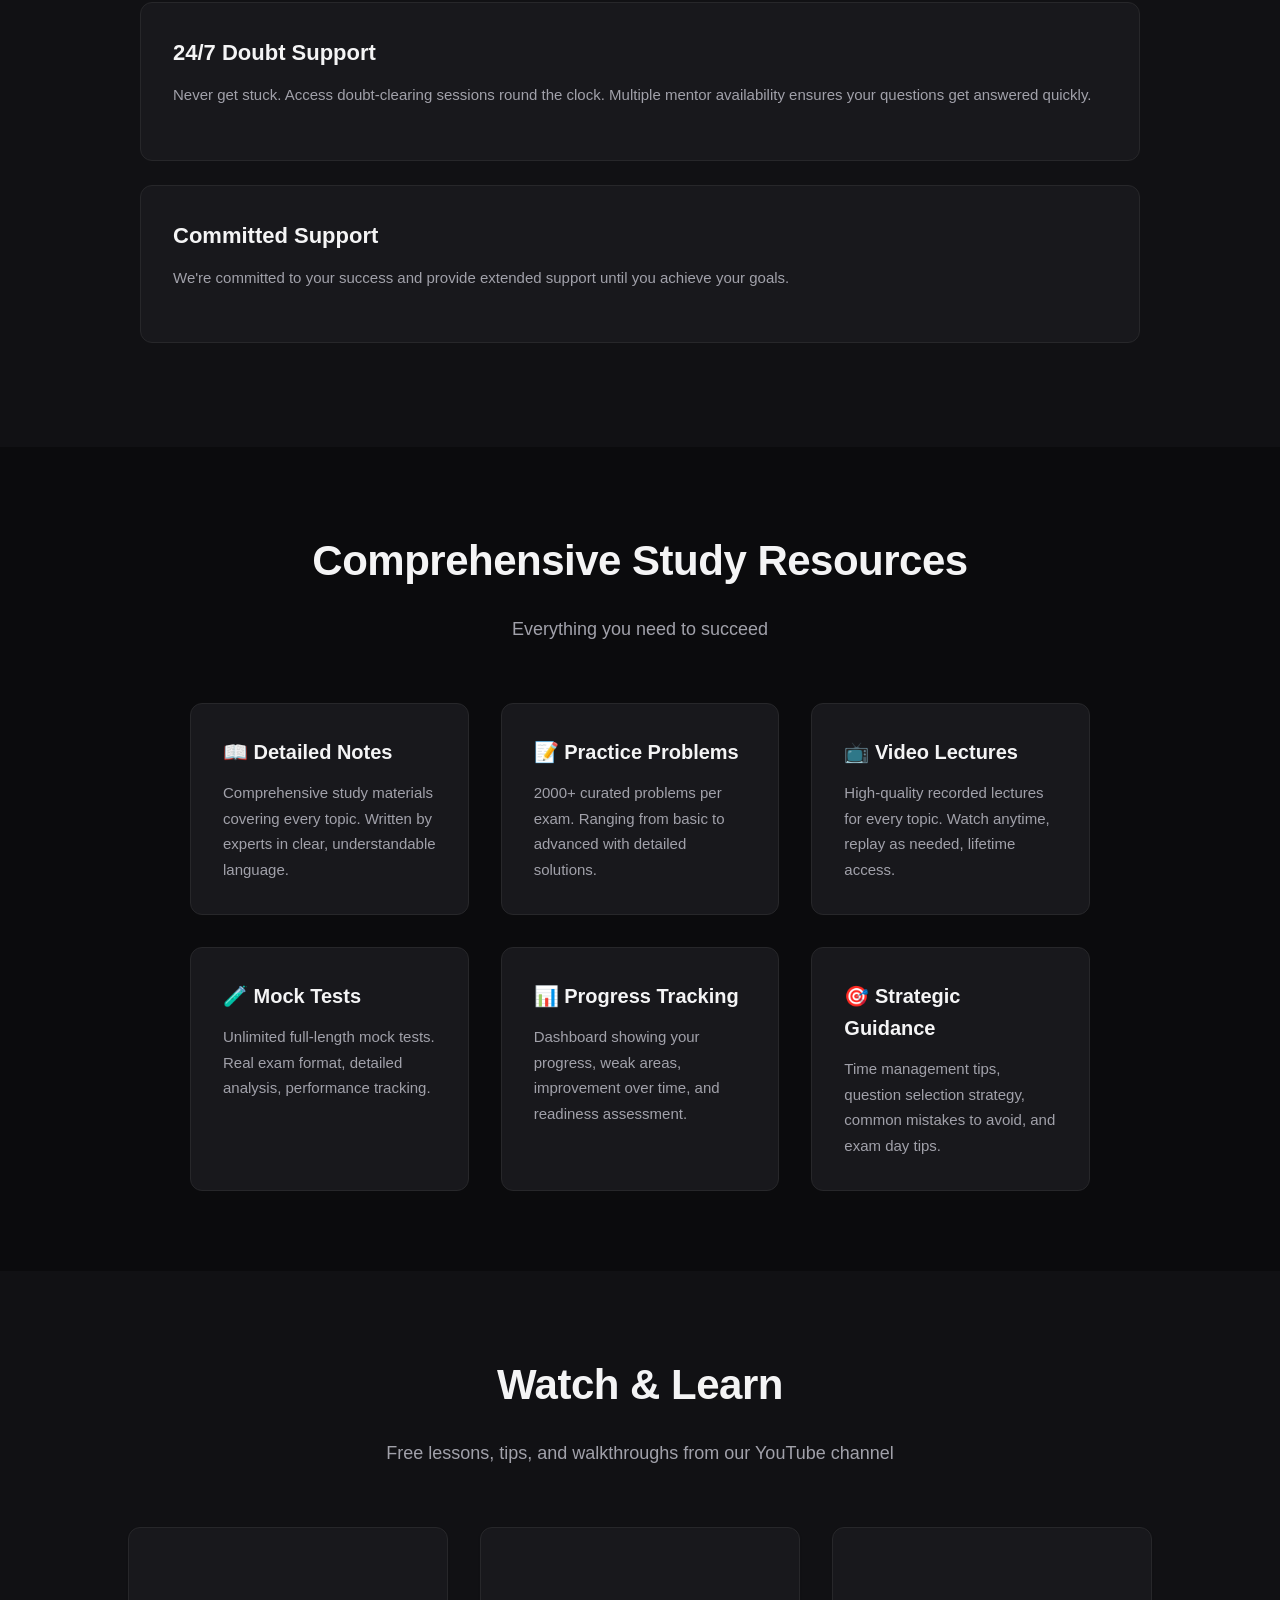
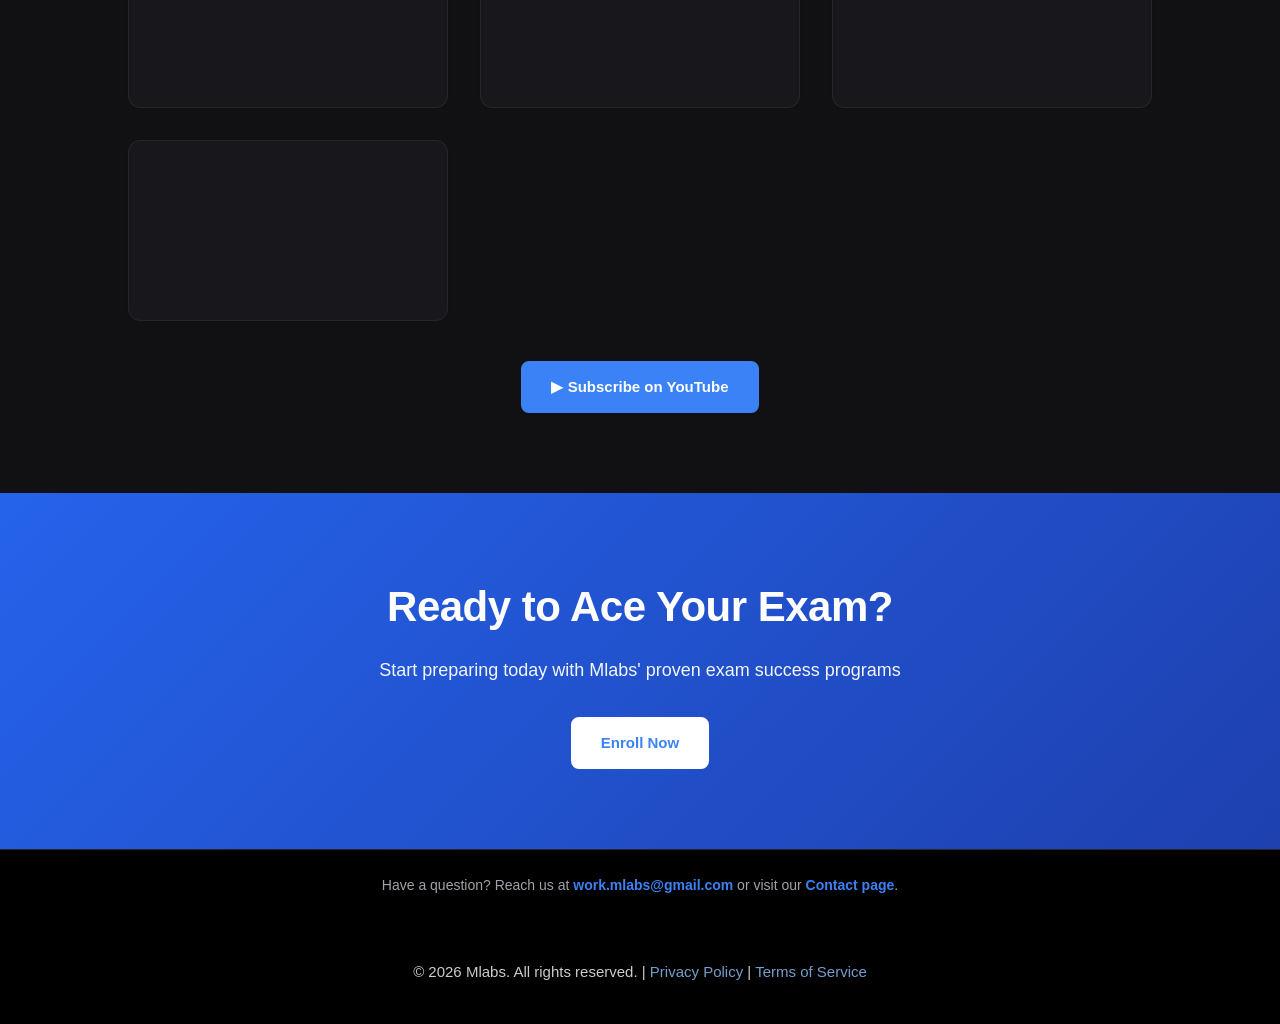
<file: services/exams.html>
<!DOCTYPE html>
<html lang="en">
<head>
  <meta charset="UTF-8">
  <meta name="viewport" content="width=device-width, initial-scale=1.0">
  <title>Exam Preparation - Mlabs | GATE, IIT JAM, CSIR NET, SAT</title>
  <meta name="description" content="Targeted preparation for SAT, IIT JAM, GATE (incl. Data Science & AI), CSIR NET Mathematics, and JKSSB, taught by mentors who've cleared these exams.">
  <link rel="canonical" href="https://meer-1.github.io/M-Labs/services/exams.html">
  <meta property="og:type" content="website">
  <meta property="og:site_name" content="Mlabs">
  <meta property="og:title" content="Exam Preparation - Mlabs | GATE, IIT JAM, CSIR NET, SAT">
  <meta property="og:description" content="Targeted preparation for SAT, IIT JAM, GATE (incl. Data Science & AI), CSIR NET Mathematics, and JKSSB.">
  <meta property="og:url" content="https://meer-1.github.io/M-Labs/services/exams.html">
  <meta name="twitter:card" content="summary">
  <script>(function(){try{if(localStorage.getItem('mlabs-theme')!=='light'){document.documentElement.setAttribute('data-theme','dark');}}catch(e){document.documentElement.setAttribute('data-theme','dark');}})();</script>
  <link rel="stylesheet" href="../css/style.css">
</head>

<body>

<header>
  <div class="logo">Mlabs</div>
  <nav>
    <a href="../index.html">Home</a>
    <a href="../about.html">About</a>
    <a href="teaching.html">Teaching</a>
    <a href="coding.html">Programming</a>
    <a href="ai-productivity.html">AI Productivity</a>
    <a href="exams.html" class="active">Exam Prep</a>
    <a href="../mentors.html">Mentors</a>
    <a href="../blog.html">Blog</a>
    <a href="../photos.html">Photos</a>
    <a href="../contact.html">Contact</a>
    <a href="../apply.html">Sign Up</a>
  </nav>
</header>

<!-- HERO SECTION -->
<section class="hero">
  <h1>Ace Your Competitive Exams</h1>
  <p>Targeted preparation for SAT, IIT JAM, GATE, CSIR NET, JKSSB, and more. Proven strategies from experts who've qualified these exams.</p>
  <a class="btn" href="../apply.html">Choose Your Exam</a>
</section>

<!-- BREADCRUMB -->
<section style="padding: 20px 10%; background: #f9fafb; border-bottom: 1px solid #e5e7eb;">
  <a href="../index.html" style="color: #2563eb; text-decoration: none;">Home</a> / 
  <span style="color: #6b7280;">Exam Preparation</span>
</section>

<!-- EXAM PROGRAMS -->
<section style="padding: 80px 10%;">
  <h2 class="section-title">Comprehensive Exam Prep Programs</h2>
  <p class="section-subtitle">Expert-led coaching for all major competitive exams</p>

  <div class="exam-grid">
    <!-- SAT -->
    <div class="exam-card">
      <h3>SAT - Scholastic Assessment Test</h3>
      <div class="exam-info">
        <div><strong>Type:</strong> International standardized test</div>
        <div><strong>Sections:</strong> Reading, Writing, Math</div>
        <div><strong>Duration:</strong> 3 hours</div>
        <div><strong>Target Score:</strong> 1400+ (out of 1600)</div>
      </div>
      <p style="margin-top: 16px; color: #6b7280; font-size: 14px;">Perfect for students aiming for US universities. We focus on test strategy, time management, and targeted skill building.</p>
      <a class="btn btn-primary" href="../apply.html" style="margin-top: 16px; display: inline-block;">Enroll in SAT Prep</a>
    </div>

    <!-- IIT JAM -->
    <div class="exam-card">
      <h3>IIT JAM - Mathematics</h3>
      <div class="exam-info">
        <div><strong>Type:</strong> National entrance test</div>
        <div><strong>Topics:</strong> Pure Mathematics (MSc level)</div>
        <div><strong>Duration:</strong> 3 hours</div>
        <div><strong>Difficulty:</strong> High (80+ percentile required)</div>
      </div>
      <p style="margin-top: 16px; color: #6b7280; font-size: 14px;">Deep coverage of real analysis, abstract algebra, complex analysis, and linear algebra with rigorous problem-solving.</p>
      <a class="btn btn-primary" href="../apply.html" style="margin-top: 16px; display: inline-block;">Enroll in IIT JAM</a>
    </div>

    <!-- GATE -->
    <div class="exam-card">
      <h3>GATE - Engineering Mathematics</h3>
      <div class="exam-info">
        <div><strong>Type:</strong> National postgraduate entrance</div>
        <div><strong>Topics:</strong> Engineering Math, CS, Math</div>
        <div><strong>Duration:</strong> 3 hours</div>
        <div><strong>Difficulty:</strong> High (70+ score needed)</div>
      </div>
      <p style="margin-top: 16px; color: #6b7280; font-size: 14px;">Comprehensive preparation covering linear algebra, calculus, probability, and optimization for engineers.</p>
      <a class="btn btn-primary" href="../apply.html" style="margin-top: 16px; display: inline-block;">Enroll in GATE</a>
    </div>

    <!-- CSIR NET -->
    <div class="exam-card">
      <h3>CSIR NET - Mathematical Sciences</h3>
      <div class="exam-info">
        <div><strong>Type:</strong> National research fellowship exam</div>
        <div><strong>Topics:</strong> Pure & Applied Math (PhD level)</div>
        <div><strong>Duration:</strong> 3 hours (Paper 2 & 3)</div>
        <div><strong>AIR Target:</strong> Top 100 (LS: AIR 50+)</div>
      </div>
      <p style="margin-top: 16px; color: #6b7280; font-size: 14px;">Expert coaching with Sajad's AIR 36 insights. Rigorous curriculum covering all mathematical sciences topics.</p>
      <a class="btn btn-primary" href="../apply.html" style="margin-top: 16px; display: inline-block;">Enroll in CSIR NET</a>
    </div>

    <!-- JKSSB -->
    <div class="exam-card">
      <h3>JKSSB - Mathematics/Science</h3>
      <div class="exam-info">
        <div><strong>Type:</strong> State civil service exam</div>
        <div><strong>Topics:</strong> Mathematics, General Science, Aptitude</div>
        <div><strong>Duration:</strong> 1-2 hours per paper</div>
        <div><strong>Qualifying Score:</strong> Cut-off based</div>
      </div>
      <p style="margin-top: 16px; color: #6b7280; font-size: 14px;">Focused preparation for Jammu & Kashmir state exams with local insights and region-specific strategy.</p>
      <a class="btn btn-primary" href="../apply.html" style="margin-top: 16px; display: inline-block;">Enroll in JKSSB</a>
    </div>

    <!-- ADDITIONAL EXAMS -->
    <div class="exam-card">
      <h3>Other Competitive Exams</h3>
      <div class="exam-info">
        <div><strong>We also prepare for:</strong></div>
        <div style="margin-top: 12px;">• KVPY (Kishore Vaigyanik Protsahan Yojana)</div>
        <div>• INMO (Indian National Mathematical Olympiad)</div>
        <div>• CMO (Central Universities Common Entrance)</div>
        <div>• State Civil Services (Math/Science)</div>
        <div style="margin-top: 16px; padding-top: 16px; border-top: 1px solid #e5e7eb;"><strong style="color: #2563eb;">Custom Coaching Available</strong></div>
      </div>
      <p style="margin-top: 16px; color: #6b7280; font-size: 14px;">Don't see your exam? We offer custom preparation for any competitive exam. Contact us for personalized programs.</p>
      <a class="btn btn-primary" href="../apply.html" style="margin-top: 16px; display: inline-block;">Ask About Your Exam</a>
    </div>
  </div>
</section>

<!-- WHY CHOOSE US -->
<section style="padding: 80px 10%; background: #f9fafb;">
  <h2 class="section-title">Why Mlabs for Exam Prep?</h2>
  <p class="section-subtitle">Structured, mentor-led preparation for every major exam</p>

  <div style="max-width: 1000px; margin: 0 auto;">
    <div class="program-card">
      <h3>Expert Instructors</h3>
      <p>Learn from individuals who have qualified these exams with high ranks. Sajad's CSIR NET AIR 36 background ensures you get insider knowledge and proven strategies.</p>
    </div>

    <div class="program-card">
      <h3>Complete Syllabus Coverage</h3>
      <p>We cover the entire exam syllabus systematically. No topics left out. Regular updates ensure we align with latest exam patterns and question trends.</p>
    </div>

    <div class="program-card">
      <h3>Rigorous Practice Tests</h3>
      <p>Take unlimited full-length mock tests simulating real exam conditions. Detailed performance analysis after each test to identify weak areas.</p>
    </div>

    <div class="program-card">
      <h3>Customized Study Plans</h3>
      <p>Personalized learning paths based on your pace, strengths, and weaknesses. Flexible schedules to accommodate working professionals and full-time students.</p>
    </div>

    <div class="program-card">
      <h3>24/7 Doubt Support</h3>
      <p>Never get stuck. Access doubt-clearing sessions round the clock. Multiple mentor availability ensures your questions get answered quickly.</p>
    </div>

    <div class="program-card">
      <h3>Committed Support</h3>
      <p>We're committed to your success and provide extended support until you achieve your goals.</p>
    </div>
  </div>
</section>

<!-- STUDY MATERIALS -->
<section style="padding: 80px 10%;">
  <h2 class="section-title">Comprehensive Study Resources</h2>
  <p class="section-subtitle">Everything you need to succeed</p>

  <div style="max-width: 900px; margin: 0 auto; display: grid; grid-template-columns: repeat(auto-fit, minmax(240px, 1fr)); gap: 32px;">
    <div class="feature" style="border: 1px solid #e5e7eb;">
      <h3>📖 Detailed Notes</h3>
      <p>Comprehensive study materials covering every topic. Written by experts in clear, understandable language.</p>
    </div>

    <div class="feature" style="border: 1px solid #e5e7eb;">
      <h3>📝 Practice Problems</h3>
      <p>2000+ curated problems per exam. Ranging from basic to advanced with detailed solutions.</p>
    </div>

    <div class="feature" style="border: 1px solid #e5e7eb;">
      <h3>📺 Video Lectures</h3>
      <p>High-quality recorded lectures for every topic. Watch anytime, replay as needed, lifetime access.</p>
    </div>

    <div class="feature" style="border: 1px solid #e5e7eb;">
      <h3>🧪 Mock Tests</h3>
      <p>Unlimited full-length mock tests. Real exam format, detailed analysis, performance tracking.</p>
    </div>

    <div class="feature" style="border: 1px solid #e5e7eb;">
      <h3>📊 Progress Tracking</h3>
      <p>Dashboard showing your progress, weak areas, improvement over time, and readiness assessment.</p>
    </div>

    <div class="feature" style="border: 1px solid #e5e7eb;">
      <h3>🎯 Strategic Guidance</h3>
      <p>Time management tips, question selection strategy, common mistakes to avoid, and exam day tips.</p>
    </div>
  </div>
</section>

<!-- VIDEOS -->
<section style="padding: 80px 10%; background: #ffffff;">
  <h2 class="section-title">Watch & Learn</h2>
  <p class="section-subtitle">Free lessons, tips, and walkthroughs from our YouTube channel</p>

  <div class="video-grid">
    <div class="video-card">
      <div class="video-embed">
        <iframe src="https://www.youtube.com/embed/SwJ3Y3PBQDM" title="Mlabs video" loading="lazy" frameborder="0" allow="accelerometer; autoplay; clipboard-write; encrypted-media; gyroscope; picture-in-picture; web-share" allowfullscreen></iframe>
      </div>
    </div>

    <div class="video-card">
      <div class="video-embed">
        <iframe src="https://www.youtube.com/embed/emjX2_56g9o" title="Mlabs video" loading="lazy" frameborder="0" allow="accelerometer; autoplay; clipboard-write; encrypted-media; gyroscope; picture-in-picture; web-share" allowfullscreen></iframe>
      </div>
    </div>

    <div class="video-card">
      <div class="video-embed">
        <iframe src="https://www.youtube.com/embed/NzWDiGd2okQ" title="Mlabs video" loading="lazy" frameborder="0" allow="accelerometer; autoplay; clipboard-write; encrypted-media; gyroscope; picture-in-picture; web-share" allowfullscreen></iframe>
      </div>
    </div>

    <div class="video-card">
      <div class="video-embed">
        <iframe src="https://www.youtube.com/embed/QnNMftteWgM" title="Mlabs video" loading="lazy" frameborder="0" allow="accelerometer; autoplay; clipboard-write; encrypted-media; gyroscope; picture-in-picture; web-share" allowfullscreen></iframe>
      </div>
    </div>
  </div>

  <div style="text-align: center; margin-top: 40px;">
    <a class="btn btn-primary" href="https://www.youtube.com/@mlabs-1" target="_blank" rel="noopener">▶ Subscribe on YouTube</a>
  </div>
</section>

<!-- CTA SECTION -->
<section class="cta">
  <h2>Ready to Ace Your Exam?</h2>
  <p>Start preparing today with Mlabs' proven exam success programs</p>
  <a class="btn" href="../apply.html">Enroll Now</a>
</section>

<!-- FOOTER CONTACT STRIP -->
<div class="footer-contact">
  <p>Have a question? Reach us at <a href="mailto:work.mlabs@gmail.com">work.mlabs@gmail.com</a> or visit our <a href="../contact.html">Contact page</a>.</p>
</div>

<!-- FOOTER -->
<footer>
  <p>&copy; 2026 Mlabs. All rights reserved. | <a href="#">Privacy Policy</a> | <a href="#">Terms of Service</a></p>
</footer>

<script src="../js/script.js"></script>

</body>
</html>
</file>
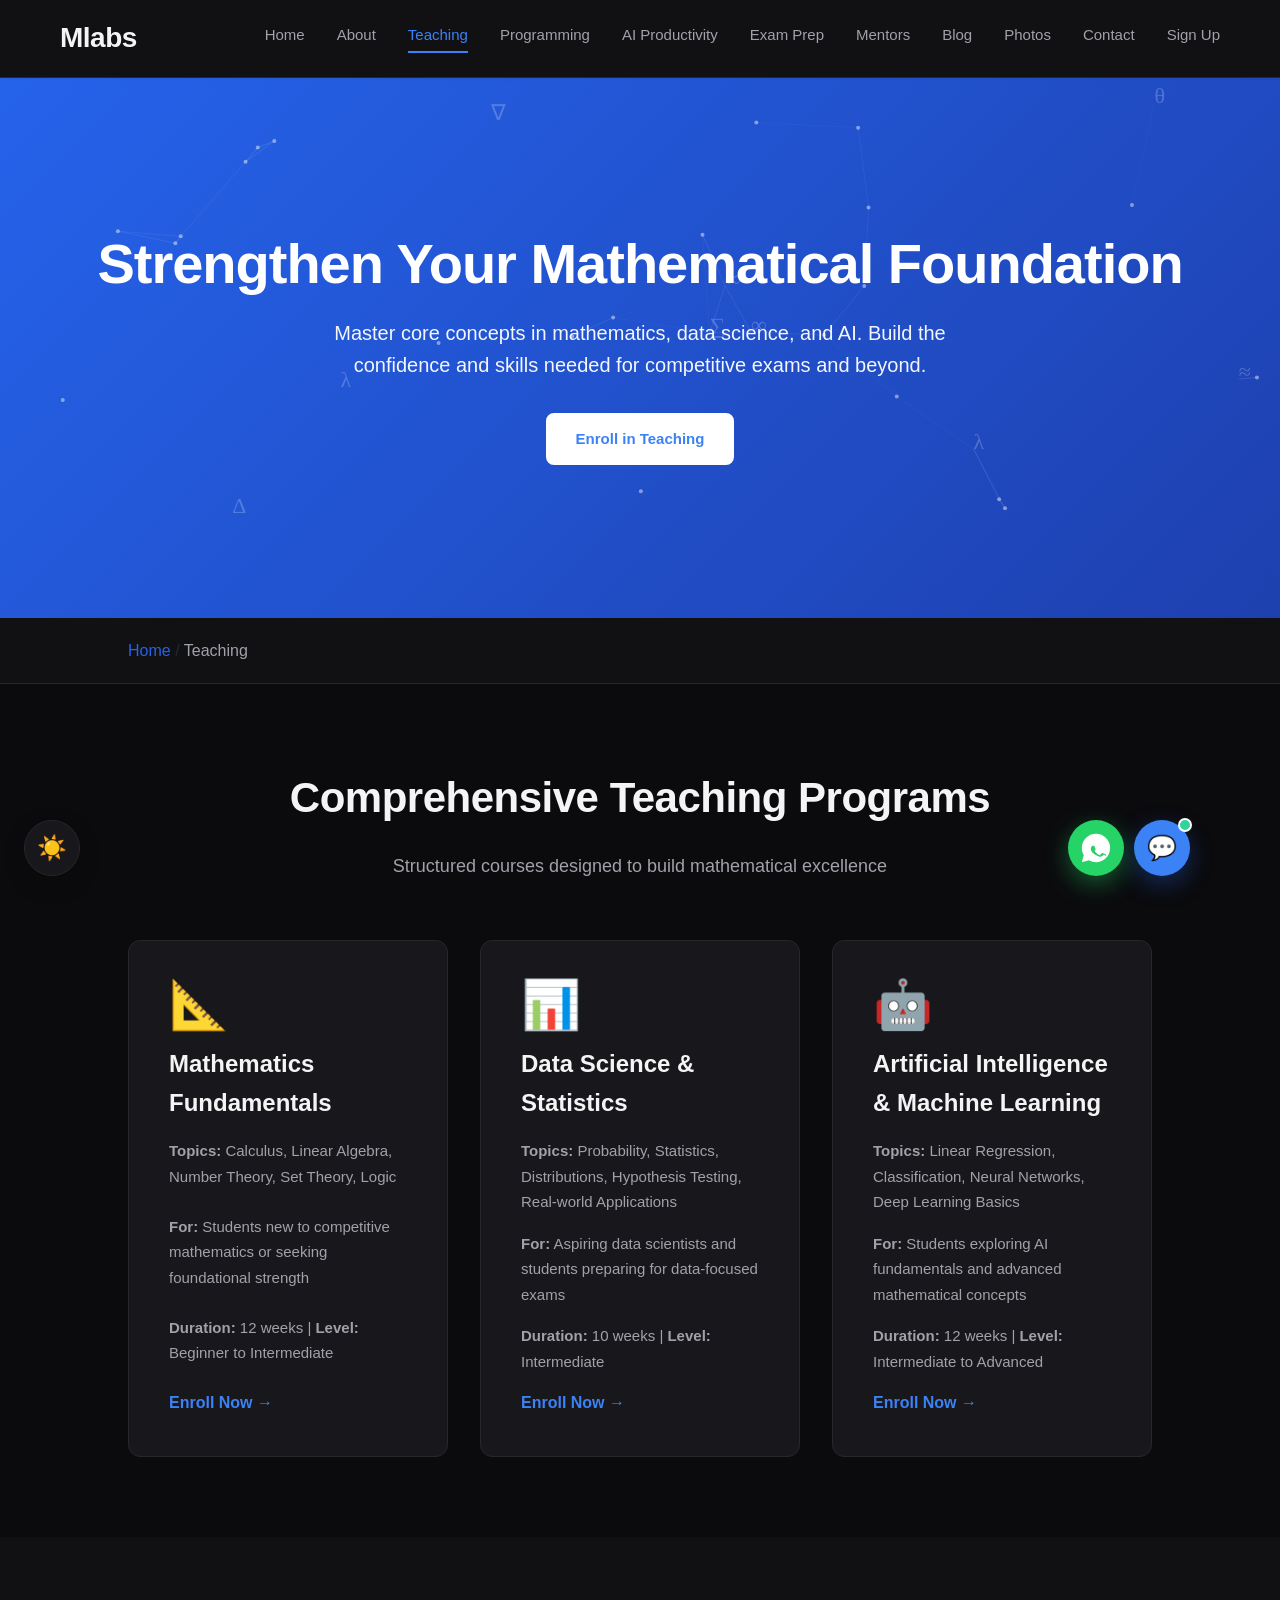
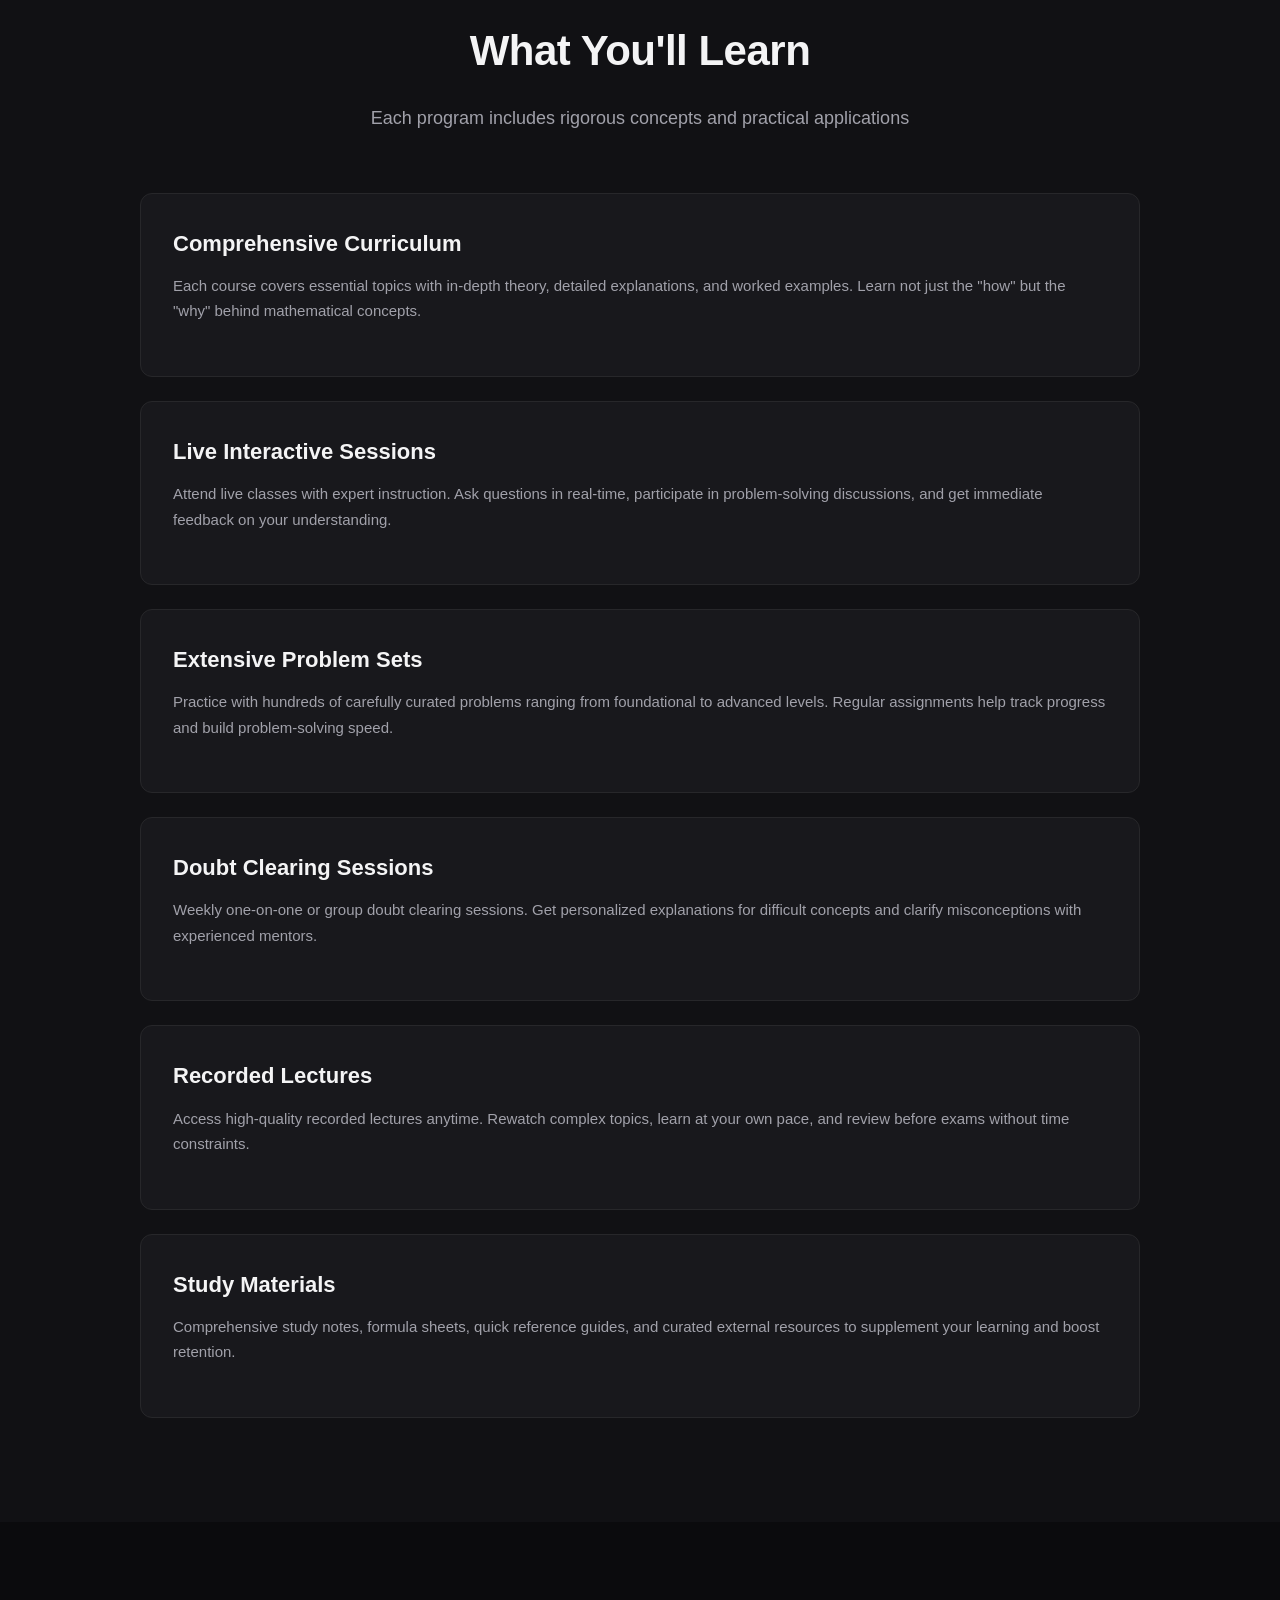
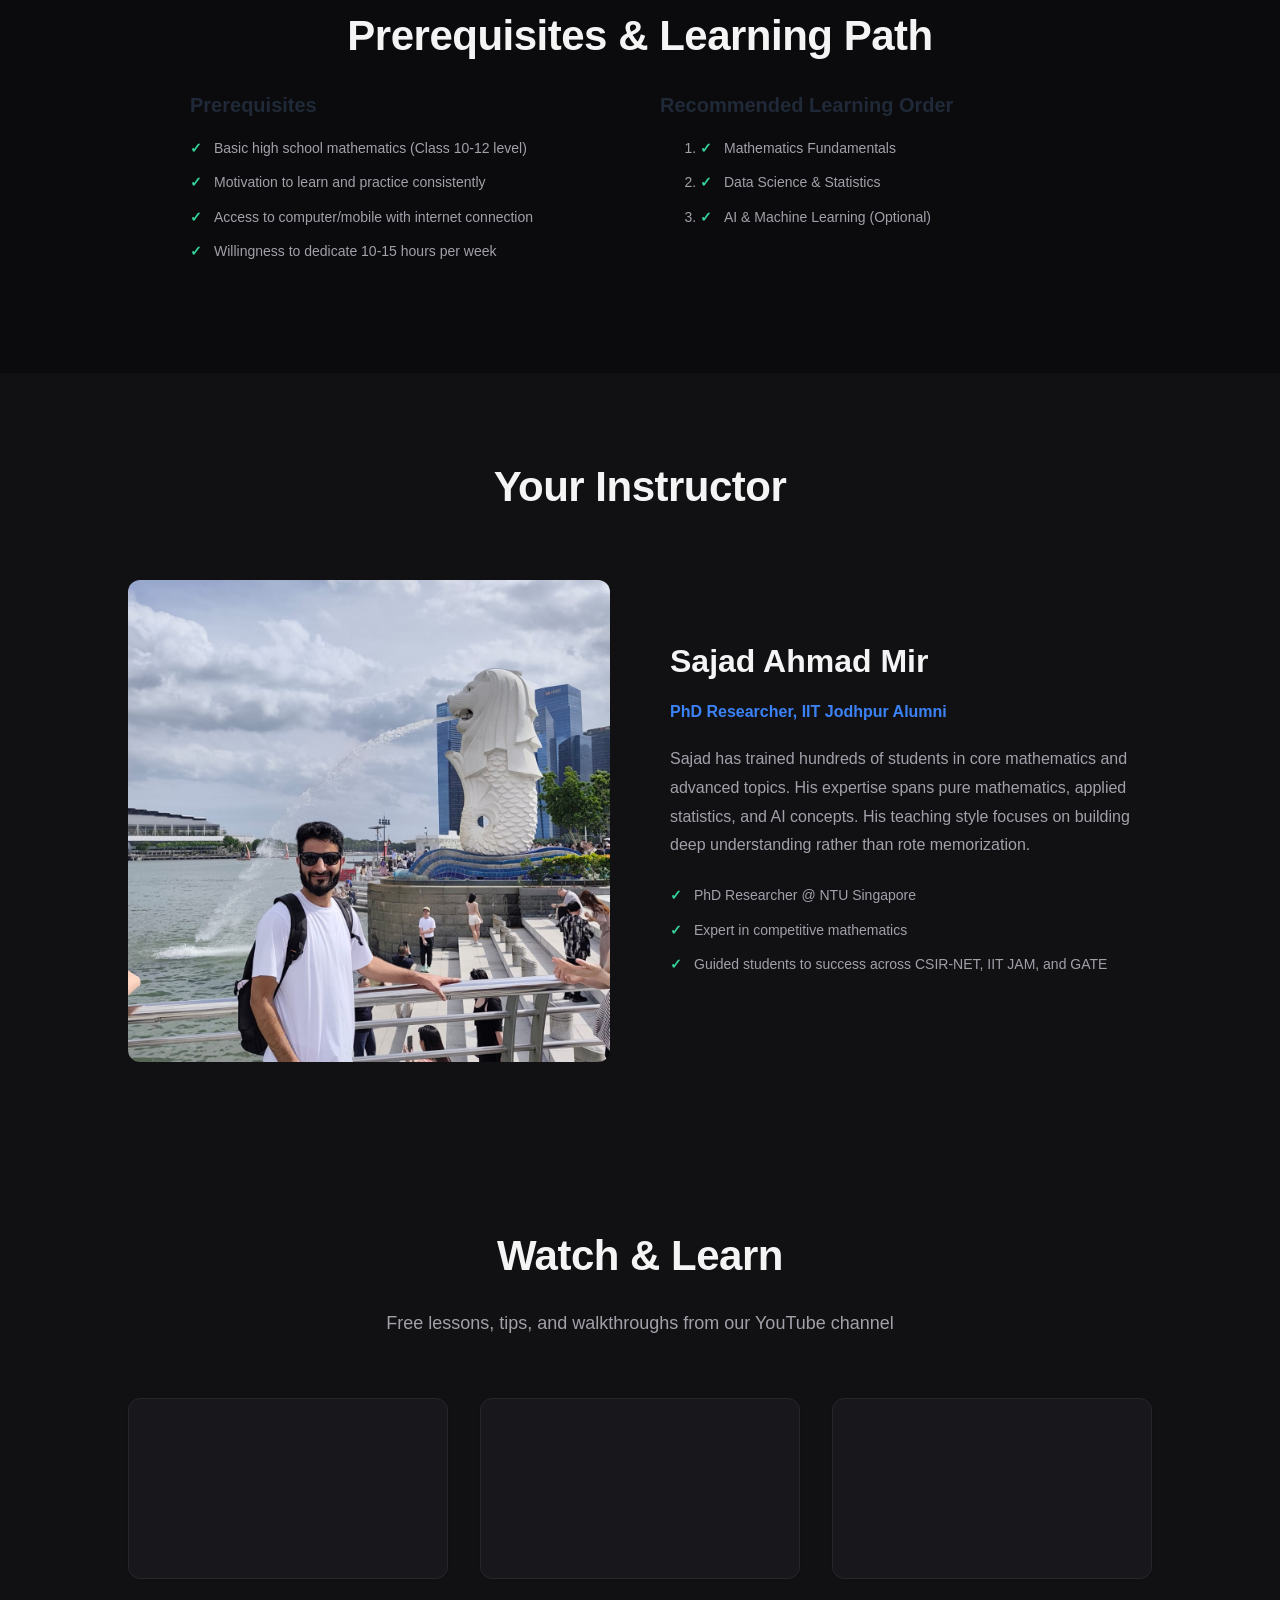
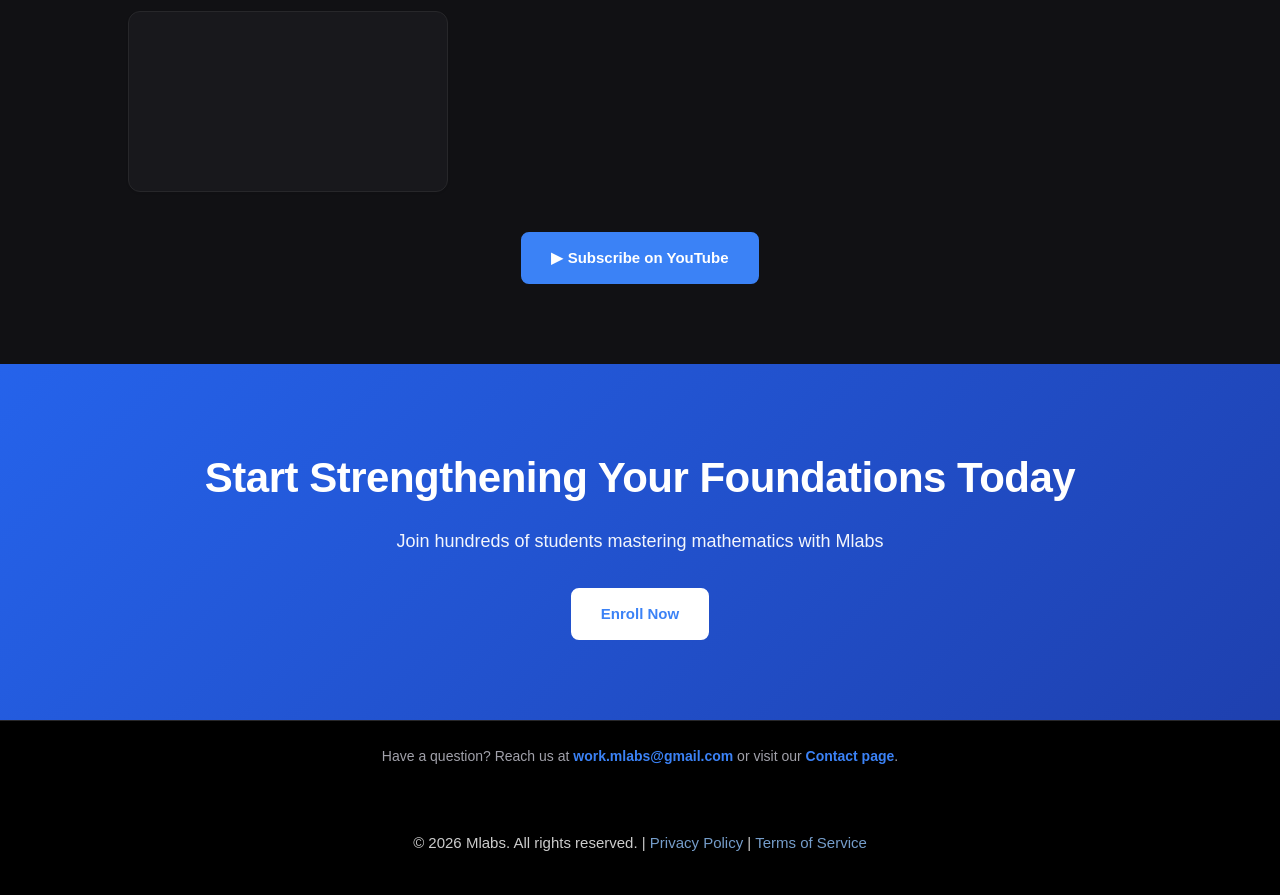
<file: services/teaching.html>
<!DOCTYPE html>
<html lang="en">
<head>
  <meta charset="UTF-8">
  <meta name="viewport" content="width=device-width, initial-scale=1.0">
  <title>Teaching - Mlabs | Mathematics, Data Science & AI Foundations</title>
  <meta name="description" content="Build strong foundations in Mathematics, Data Science, and AI with Mlabs' structured teaching programs, from fundamentals to advanced concepts.">
  <link rel="canonical" href="https://meer-1.github.io/M-Labs/services/teaching.html">
  <meta property="og:type" content="website">
  <meta property="og:site_name" content="Mlabs">
  <meta property="og:title" content="Teaching - Mlabs | Mathematics, Data Science & AI Foundations">
  <meta property="og:description" content="Build strong foundations in Mathematics, Data Science, and AI with Mlabs' structured teaching programs.">
  <meta property="og:url" content="https://meer-1.github.io/M-Labs/services/teaching.html">
  <meta name="twitter:card" content="summary">
  <script type="application/ld+json">
  {
    "@context": "https://schema.org",
    "@graph": [
      {
        "@type": "Course",
        "name": "Mathematics Fundamentals",
        "description": "Calculus, Linear Algebra, Number Theory, Set Theory, and Logic for students building foundational strength in mathematics.",
        "provider": { "@type": "EducationalOrganization", "name": "Mlabs", "sameAs": "https://meer-1.github.io/M-Labs/index.html" }
      },
      {
        "@type": "Course",
        "name": "Data Science & Statistics",
        "description": "Probability, Statistics, Distributions, Hypothesis Testing, and real-world data science applications.",
        "provider": { "@type": "EducationalOrganization", "name": "Mlabs", "sameAs": "https://meer-1.github.io/M-Labs/index.html" }
      },
      {
        "@type": "Course",
        "name": "Artificial Intelligence & Machine Learning",
        "description": "Linear Regression, Classification, Neural Networks, and Deep Learning basics for students exploring AI fundamentals.",
        "provider": { "@type": "EducationalOrganization", "name": "Mlabs", "sameAs": "https://meer-1.github.io/M-Labs/index.html" }
      }
    ]
  }
  </script>
  <script>(function(){try{if(localStorage.getItem('mlabs-theme')!=='light'){document.documentElement.setAttribute('data-theme','dark');}}catch(e){document.documentElement.setAttribute('data-theme','dark');}})();</script>
  <link rel="stylesheet" href="../css/style.css">
</head>

<body>

<header>
  <div class="logo">Mlabs</div>
  <nav>
    <a href="../index.html">Home</a>
    <a href="../about.html">About</a>
    <a href="teaching.html" class="active">Teaching</a>
    <a href="coding.html">Programming</a>
    <a href="ai-productivity.html">AI Productivity</a>
    <a href="exams.html">Exam Prep</a>
    <a href="../mentors.html">Mentors</a>
    <a href="../blog.html">Blog</a>
    <a href="../photos.html">Photos</a>
    <a href="../contact.html">Contact</a>
    <a href="../apply.html">Sign Up</a>
  </nav>
</header>

<!-- HERO SECTION -->
<section class="hero">
  <h1>Strengthen Your Mathematical Foundation</h1>
  <p>Master core concepts in mathematics, data science, and AI. Build the confidence and skills needed for competitive exams and beyond.</p>
  <a class="btn" href="../apply.html">Enroll in Teaching</a>
</section>

<!-- BREADCRUMB -->
<section style="padding: 20px 10%; background: #f9fafb; border-bottom: 1px solid #e5e7eb;">
  <a href="../index.html" style="color: #2563eb; text-decoration: none;">Home</a> / 
  <span style="color: #6b7280;">Teaching</span>
</section>

<!-- MAIN CONTENT -->
<section style="padding: 80px 10%;">
  <h2 class="section-title">Comprehensive Teaching Programs</h2>
  <p class="section-subtitle">Structured courses designed to build mathematical excellence</p>

  <div class="services">
    <div class="service-card">
      <div class="service-card-icon">📐</div>
      <h3>Mathematics Fundamentals</h3>
      <p><strong>Topics:</strong> Calculus, Linear Algebra, Number Theory, Set Theory, Logic</p>
      <p><strong>For:</strong> Students new to competitive mathematics or seeking foundational strength</p>
      <p><strong>Duration:</strong> 12 weeks | <strong>Level:</strong> Beginner to Intermediate</p>
      <a href="../apply.html">Enroll Now →</a>
    </div>

    <div class="service-card">
      <div class="service-card-icon">📊</div>
      <h3>Data Science & Statistics</h3>
      <p><strong>Topics:</strong> Probability, Statistics, Distributions, Hypothesis Testing, Real-world Applications</p>
      <p><strong>For:</strong> Aspiring data scientists and students preparing for data-focused exams</p>
      <p><strong>Duration:</strong> 10 weeks | <strong>Level:</strong> Intermediate</p>
      <a href="../apply.html">Enroll Now →</a>
    </div>

    <div class="service-card">
      <div class="service-card-icon">🤖</div>
      <h3>Artificial Intelligence & Machine Learning</h3>
      <p><strong>Topics:</strong> Linear Regression, Classification, Neural Networks, Deep Learning Basics</p>
      <p><strong>For:</strong> Students exploring AI fundamentals and advanced mathematical concepts</p>
      <p><strong>Duration:</strong> 12 weeks | <strong>Level:</strong> Intermediate to Advanced</p>
      <a href="../apply.html">Enroll Now →</a>
    </div>
  </div>
</section>

<!-- PROGRAM DETAILS -->
<section style="padding: 80px 10%; background: #f9fafb;">
  <h2 class="section-title">What You'll Learn</h2>
  <p class="section-subtitle">Each program includes rigorous concepts and practical applications</p>

  <div style="max-width: 1000px; margin: 0 auto;">
    <div class="program-card">
      <h3>Comprehensive Curriculum</h3>
      <p>Each course covers essential topics with in-depth theory, detailed explanations, and worked examples. Learn not just the "how" but the "why" behind mathematical concepts.</p>
    </div>

    <div class="program-card">
      <h3>Live Interactive Sessions</h3>
      <p>Attend live classes with expert instruction. Ask questions in real-time, participate in problem-solving discussions, and get immediate feedback on your understanding.</p>
    </div>

    <div class="program-card">
      <h3>Extensive Problem Sets</h3>
      <p>Practice with hundreds of carefully curated problems ranging from foundational to advanced levels. Regular assignments help track progress and build problem-solving speed.</p>
    </div>

    <div class="program-card">
      <h3>Doubt Clearing Sessions</h3>
      <p>Weekly one-on-one or group doubt clearing sessions. Get personalized explanations for difficult concepts and clarify misconceptions with experienced mentors.</p>
    </div>

    <div class="program-card">
      <h3>Recorded Lectures</h3>
      <p>Access high-quality recorded lectures anytime. Rewatch complex topics, learn at your own pace, and review before exams without time constraints.</p>
    </div>

    <div class="program-card">
      <h3>Study Materials</h3>
      <p>Comprehensive study notes, formula sheets, quick reference guides, and curated external resources to supplement your learning and boost retention.</p>
    </div>
  </div>
</section>

<!-- PREREQUISITES & LEARNING PATH -->
<section style="padding: 80px 10%;">
  <h2 class="section-title">Prerequisites & Learning Path</h2>

  <div style="max-width: 900px; margin: 0 auto; display: grid; grid-template-columns: 1fr 1fr; gap: 40px;">
    <div>
      <h3 style="font-size: 20px; font-weight: 700; margin-bottom: 16px;">Prerequisites</h3>
      <ul class="instructor-creds">
        <li>Basic high school mathematics (Class 10-12 level)</li>
        <li>Motivation to learn and practice consistently</li>
        <li>Access to computer/mobile with internet connection</li>
        <li>Willingness to dedicate 10-15 hours per week</li>
      </ul>
    </div>

    <div>
      <h3 style="font-size: 20px; font-weight: 700; margin-bottom: 16px;">Recommended Learning Order</h3>
      <ul class="instructor-creds" style="list-style: decimal; padding-left: 40px;">
        <li>Mathematics Fundamentals</li>
        <li>Data Science & Statistics</li>
        <li>AI & Machine Learning (Optional)</li>
      </ul>
    </div>
  </div>
</section>

<!-- INSTRUCTOR SECTION -->
<section class="instructor-section" style="background: #f9fafb;">
  <h2 class="section-title" style="margin-bottom: 60px;">Your Instructor</h2>
  
  <div class="instructor-container">
    <div class="instructor-image">
      
      <img src="../images/image.jpeg" alt="Sajad Ahmad Mir">
    </div>
    
    <div class="instructor-content">
      <h3>Sajad Ahmad Mir</h3>
      <div class="title">PhD Researcher, IIT Jodhpur Alumni</div>
      
      <p>Sajad has trained hundreds of students in core mathematics and advanced topics. His expertise spans pure mathematics, applied statistics, and AI concepts. His teaching style focuses on building deep understanding rather than rote memorization.</p>
      
      <ul class="instructor-creds">
        <li>PhD Researcher @ NTU Singapore</li>
    
        <li>Expert in competitive mathematics</li>
        <li>Guided students to success across CSIR-NET, IIT JAM, and GATE</li>
      </ul>
    </div>
  </div>
</section>

<!-- VIDEOS -->
<section style="padding: 80px 10%; background: #ffffff;">
  <h2 class="section-title">Watch & Learn</h2>
  <p class="section-subtitle">Free lessons, tips, and walkthroughs from our YouTube channel</p>

  <div class="video-grid">
    <div class="video-card">
      <div class="video-embed">
        <iframe src="https://www.youtube.com/embed/SwJ3Y3PBQDM" title="Mlabs video" loading="lazy" frameborder="0" allow="accelerometer; autoplay; clipboard-write; encrypted-media; gyroscope; picture-in-picture; web-share" allowfullscreen></iframe>
      </div>
    </div>

    <div class="video-card">
      <div class="video-embed">
        <iframe src="https://www.youtube.com/embed/emjX2_56g9o" title="Mlabs video" loading="lazy" frameborder="0" allow="accelerometer; autoplay; clipboard-write; encrypted-media; gyroscope; picture-in-picture; web-share" allowfullscreen></iframe>
      </div>
    </div>

    <div class="video-card">
      <div class="video-embed">
        <iframe src="https://www.youtube.com/embed/NzWDiGd2okQ" title="Mlabs video" loading="lazy" frameborder="0" allow="accelerometer; autoplay; clipboard-write; encrypted-media; gyroscope; picture-in-picture; web-share" allowfullscreen></iframe>
      </div>
    </div>

    <div class="video-card">
      <div class="video-embed">
        <iframe src="https://www.youtube.com/embed/QnNMftteWgM" title="Mlabs video" loading="lazy" frameborder="0" allow="accelerometer; autoplay; clipboard-write; encrypted-media; gyroscope; picture-in-picture; web-share" allowfullscreen></iframe>
      </div>
    </div>
  </div>

  <div style="text-align: center; margin-top: 40px;">
    <a class="btn btn-primary" href="https://www.youtube.com/@mlabs-1" target="_blank" rel="noopener">▶ Subscribe on YouTube</a>
  </div>
</section>

<!-- CTA SECTION -->
<section class="cta">
  <h2>Start Strengthening Your Foundations Today</h2>
  <p>Join hundreds of students mastering mathematics with Mlabs</p>
  <a class="btn" href="../apply.html">Enroll Now</a>
</section>

<!-- FOOTER CONTACT STRIP -->
<div class="footer-contact">
  <p>Have a question? Reach us at <a href="mailto:work.mlabs@gmail.com">work.mlabs@gmail.com</a> or visit our <a href="../contact.html">Contact page</a>.</p>
</div>

<!-- FOOTER -->
<footer>
  <p>&copy; 2026 Mlabs. All rights reserved. | <a href="#">Privacy Policy</a> | <a href="#">Terms of Service</a></p>
</footer>

<script src="../js/script.js"></script>

</body>
</html>
</file>
<file: css/style.css>
/* =========================
GLOBAL STYLES - MODERN STARTUP DESIGN
========================= */

* {
  margin: 0;
  padding: 0;
  box-sizing: border-box;
}

body {
  font-family: -apple-system, BlinkMacSystemFont, 'Segoe UI', 'Roboto', 'Oxygen', 'Ubuntu', 'Cantarell', sans-serif;
  background: #ffffff;
  color: #1f2937;
  line-height: 1.6;
  font-size: 16px;
}

/* =========================
COLOR PALETTE
========================= */
:root {
  --primary: #2563eb;
  --primary-dark: #1d4ed8;
  --primary-light: #3b82f6;
  --secondary: #6b7280;
  --border: #e5e7eb;
  --bg-light: #f9fafb;
  --bg-lighter: #f3f4f6;
  --text-dark: #111827;
  --text-muted: #6b7280;
  --success: #10b981;
}

/* =========================
HEADER
========================= */

header {
  display: flex;
  justify-content: space-between;
  align-items: center;
  padding: 16px 60px;
  background: white;
  border-bottom: 1px solid var(--border);
  position: sticky;
  top: 0;
  z-index: 1000;
  box-shadow: 0 1px 3px rgba(0, 0, 0, 0.05);
}

.logo {
  font-size: 28px;
  font-weight: 700;
  letter-spacing: -0.5px;
  color: var(--text-dark);
}

/* =========================
NAVIGATION
========================= */

nav {
  display: flex;
  gap: 32px;
}

nav a {
  color: var(--text-muted);
  text-decoration: none;
  font-size: 15px;
  font-weight: 500;
  transition: color 0.3s ease;
  position: relative;
}

nav a:hover {
  color: var(--primary);
}

nav a.active {
  color: var(--primary);
  border-bottom: 2px solid var(--primary);
  padding-bottom: 4px;
}

/* =========================
MOBILE NAV TOGGLE (hamburger)
========================= */

.nav-toggle {
  display: none;
  flex-direction: column;
  justify-content: center;
  align-items: center;
  gap: 5px;
  width: 40px;
  height: 40px;
  background: transparent;
  border: 1px solid var(--border);
  border-radius: 8px;
  cursor: pointer;
  padding: 0;
  flex-shrink: 0;
}

.nav-toggle:hover {
  border-color: var(--primary);
  transform: none;
  box-shadow: none;
}

.nav-toggle span {
  display: block;
  width: 20px;
  height: 2px;
  background: var(--text-dark);
  border-radius: 2px;
  transition: transform 0.3s ease, opacity 0.3s ease;
}

.nav-toggle[aria-expanded="true"] span:nth-child(1) {
  transform: translateY(7px) rotate(45deg);
}

.nav-toggle[aria-expanded="true"] span:nth-child(2) {
  opacity: 0;
}

.nav-toggle[aria-expanded="true"] span:nth-child(3) {
  transform: translateY(-7px) rotate(-45deg);
}

/* =========================
HERO SECTION
========================= */

.hero {
  height: 60vh;
  display: flex;
  flex-direction: column;
  justify-content: center;
  align-items: center;
  text-align: center;
  background: linear-gradient(135deg, #2563eb 0%, #1e40af 100%);
  color: white;
  padding: 40px 20px;
}

.hero h1 {
  font-size: 56px;
  margin-bottom: 20px;
  font-weight: 700;
  line-height: 1.2;
  letter-spacing: -1px;
}

.hero p {
  font-size: 20px;
  max-width: 700px;
  margin-bottom: 32px;
  font-weight: 400;
  opacity: 0.95;
}

/* =========================
BUTTONS
========================= */

.btn {
  background: white;
  color: var(--primary);
  padding: 12px 28px;
  border-radius: 8px;
  text-decoration: none;
  font-weight: 600;
  transition: all 0.3s ease;
  border: 2px solid white;
  cursor: pointer;
  font-size: 15px;
  display: inline-block;
}

.btn:hover {
  background: var(--bg-light);
  transform: translateY(-2px);
  box-shadow: 0 8px 16px rgba(0, 0, 0, 0.1);
}

.btn-primary {
  background: var(--primary);
  color: white;
  border-color: var(--primary);
}

.btn-primary:hover {
  background: var(--primary-dark);
  border-color: var(--primary-dark);
}

/* =========================
SECTIONS
========================= */

section {
  padding: 80px 10%;
}

.section-title {
  text-align: center;
  font-size: 42px;
  font-weight: 700;
  margin-bottom: 20px;
  color: var(--text-dark);
  letter-spacing: -0.5px;
}

.section-subtitle {
  text-align: center;
  font-size: 18px;
  color: var(--text-muted);
  margin-bottom: 60px;
  max-width: 600px;
  margin-left: auto;
  margin-right: auto;
}

/* =========================
SERVICES SECTION
========================= */

.services {
  display: grid;
  grid-template-columns: repeat(auto-fit, minmax(300px, 1fr));
  gap: 32px;
}

.service-card {
  background: white;
  padding: 40px;
  border-radius: 12px;
  border: 1px solid var(--border);
  transition: all 0.3s ease;
  display: flex;
  flex-direction: column;
  gap: 16px;
}

.service-card:hover {
  border-color: var(--primary);
  box-shadow: 0 12px 32px rgba(37, 99, 235, 0.1);
  transform: translateY(-4px);
}

.service-card-icon {
  font-size: 48px;
  line-height: 1;
}

.service-card h3 {
  font-size: 24px;
  font-weight: 700;
  color: var(--text-dark);
}

.service-card p {
  color: var(--text-muted);
  font-size: 15px;
  line-height: 1.7;
  flex-grow: 1;
}

.service-card a {
  color: var(--primary);
  text-decoration: none;
  font-weight: 600;
  transition: color 0.3s ease;
  align-self: flex-start;
}

.service-card a:hover {
  color: var(--primary-dark);
}

/* =========================
STATS SECTION
========================= */

.stats {
  background: var(--bg-light);
}

.stats-grid {
  display: grid;
  grid-template-columns: repeat(auto-fit, minmax(240px, 1fr));
  gap: 40px;
  max-width: 1200px;
  margin: 0 auto;
}

.stat {
  text-align: center;
}

.stat-number {
  font-size: 48px;
  font-weight: 700;
  color: var(--primary);
  margin-bottom: 8px;
}

.stat-label {
  font-size: 16px;
  color: var(--text-muted);
  font-weight: 500;
}

/* =========================
INSTRUCTOR SECTION
========================= */

.instructor-section {
  background: white;
}

.instructor-container {
  display: grid;
  grid-template-columns: 1fr 1fr;
  gap: 60px;
  align-items: center;
  max-width: 1200px;
  margin: 0 auto;
}

.instructor-image {
  width: 100%;
  aspect-ratio: 1;
  border-radius: 12px;
  background: var(--bg-light);
  overflow: hidden;
}

.instructor-image img {
  width: 100%;
  height: 100%;
  object-fit: cover;
}

.instructor-photo-placeholder {
  width: 100%;
  height: 100%;
  display: flex;
  flex-direction: column;
  align-items: center;
  justify-content: center;
  gap: 10px;
  border: 2px dashed var(--border);
  border-radius: 12px;
  color: var(--text-muted);
}

.instructor-photo-placeholder .placeholder-initials {
  font-size: 40px;
  font-weight: 700;
}

.instructor-photo-placeholder .placeholder-label {
  font-size: 13px;
  font-weight: 600;
  letter-spacing: 0.5px;
  text-transform: uppercase;
}

.instructor-content h3 {
  font-size: 32px;
  font-weight: 700;
  margin-bottom: 12px;
  color: var(--text-dark);
}

.instructor-content .title {
  font-size: 16px;
  color: var(--primary);
  font-weight: 600;
  margin-bottom: 20px;
}

.instructor-content p {
  font-size: 16px;
  color: var(--text-muted);
  margin-bottom: 24px;
  line-height: 1.8;
}

.instructor-creds {
  list-style: none;
  display: flex;
  flex-direction: column;
  gap: 12px;
  margin-bottom: 30px;
}

.instructor-creds li {
  font-size: 14px;
  color: var(--text-muted);
  padding-left: 24px;
  position: relative;
}

.instructor-creds li::before {
  content: '✓';
  position: absolute;
  left: 0;
  color: var(--success);
  font-weight: bold;
}

/* =========================
FEATURES / WHY CHOOSE SECTION
========================= */

.features {
  background: var(--bg-light);
}

.features-grid {
  display: grid;
  grid-template-columns: repeat(auto-fit, minmax(280px, 1fr));
  gap: 32px;
  max-width: 1200px;
  margin: 0 auto;
}

.feature {
  background: white;
  padding: 32px;
  border-radius: 12px;
  border: 1px solid var(--border);
}

.feature h3 {
  font-size: 20px;
  font-weight: 700;
  margin-bottom: 12px;
  color: var(--text-dark);
}

.feature p {
  font-size: 15px;
  color: var(--text-muted);
  line-height: 1.7;
}

/* =========================
CTA SECTION
========================= */

.cta {
  background: linear-gradient(135deg, #2563eb 0%, #1e40af 100%);
  color: white;
  text-align: center;
}

.cta h2 {
  font-size: 42px;
  font-weight: 700;
  margin-bottom: 16px;
  letter-spacing: -0.5px;
}

.cta p {
  font-size: 18px;
  margin-bottom: 32px;
  opacity: 0.95;
}

/* =========================
PROGRAM CARDS
========================= */

.program-card {
  background: white;
  padding: 32px;
  border-radius: 12px;
  margin-bottom: 24px;
  border: 1px solid var(--border);
  transition: all 0.3s ease;
}

.program-card:hover {
  border-color: var(--primary);
  box-shadow: 0 8px 24px rgba(37, 99, 235, 0.1);
  transform: translateY(-2px);
}

.program-card h3 {
  font-size: 22px;
  font-weight: 700;
  margin-bottom: 12px;
  color: var(--text-dark);
}

.program-card p {
  color: var(--text-muted);
  font-size: 15px;
  line-height: 1.7;
  margin-bottom: 20px;
}

/* =========================
MENTOR GRID
========================= */

.mentor-grid {
  display: grid;
  grid-template-columns: repeat(auto-fit, minmax(240px, 1fr));
  gap: 32px;
}

.mentor {
  background: white;
  padding: 24px;
  border-radius: 12px;
  border: 1px solid var(--border);
  text-align: center;
  transition: all 0.3s ease;
}

.mentor:hover {
  border-color: var(--primary);
  box-shadow: 0 8px 24px rgba(37, 99, 235, 0.1);
}

.mentor img {
  width: 120px;
  height: 120px;
  border-radius: 50%;
  margin-bottom: 16px;
  object-fit: cover;
}

.mentor-avatar {
  width: 120px;
  height: 120px;
  border-radius: 50%;
  margin: 0 auto 16px;
  display: flex;
  align-items: center;
  justify-content: center;
  background: var(--primary);
  color: #fff;
  font-size: 32px;
  font-weight: 700;
}

.mentor h4 {
  font-size: 18px;
  font-weight: 700;
  margin-bottom: 4px;
  color: var(--text-dark);
}

.mentor .title {
  font-size: 14px;
  color: var(--primary);
  font-weight: 600;
}

/* =========================
TESTIMONIALS
========================= */

.testimonials {
  display: grid;
  grid-template-columns: repeat(auto-fit, minmax(280px, 1fr));
  gap: 32px;
}

.testimonial {
  background: white;
  padding: 32px;
  border-radius: 12px;
  border: 1px solid var(--border);
}

.testimonial-text {
  font-size: 15px;
  color: var(--text-muted);
  margin-bottom: 20px;
  line-height: 1.8;
  font-style: italic;
}

.testimonial-author {
  font-weight: 700;
  color: var(--text-dark);
  font-size: 15px;
}

/* =========================
FORMS
========================= */

form {
  width: 100%;
  max-width: 500px;
  margin: auto;
  display: flex;
  flex-direction: column;
}

.form-embed {
  width: 100%;
  max-width: 840px;
  margin: 0 auto;
  border: 1px solid var(--border);
  border-radius: 12px;
  overflow: hidden;
  box-shadow: 0 4px 12px rgba(0, 0, 0, 0.05);
}

.form-embed iframe {
  width: 100%;
  height: 800px;
  border: none;
}

input, select, textarea {
  width: 100%;
  padding: 12px 14px;
  margin-bottom: 16px;
  border: 1px solid var(--border);
  border-radius: 8px;
  font-size: 15px;
  box-sizing: border-box;
  font-family: inherit;
  transition: border-color 0.3s ease;
}

input:focus, select:focus, textarea:focus {
  outline: none;
  border-color: var(--primary);
  box-shadow: 0 0 0 3px rgba(37, 99, 235, 0.1);
}

textarea {
  min-height: 120px;
  resize: vertical;
}

button {
  background: var(--primary);
  color: white;
  padding: 12px 24px;
  border: none;
  border-radius: 8px;
  font-size: 15px;
  font-weight: 600;
  cursor: pointer;
  transition: all 0.3s ease;
}

button:hover {
  background: var(--primary-dark);
  transform: translateY(-2px);
}

/* =========================
DASHBOARD
========================= */

.dashboard {
  display: grid;
  grid-template-columns: repeat(auto-fit, minmax(260px, 1fr));
  gap: 28px;
}

.course {
  background: white;
  padding: 24px;
  border-radius: 12px;
  border: 1px solid var(--border);
  transition: all 0.3s ease;
}

.course:hover {
  border-color: var(--primary);
  box-shadow: 0 8px 24px rgba(37, 99, 235, 0.1);
}

/* =========================
EXAM CARDS
========================= */

.exam-grid {
  display: grid;
  grid-template-columns: repeat(auto-fit, minmax(300px, 1fr));
  gap: 28px;
}

.exam-card {
  background: white;
  padding: 32px;
  border-radius: 12px;
  border: 1px solid var(--border);
  transition: all 0.3s ease;
}

.exam-card:hover {
  border-color: var(--primary);
  box-shadow: 0 12px 32px rgba(37, 99, 235, 0.1);
  transform: translateY(-4px);
}

.exam-card h3 {
  font-size: 24px;
  font-weight: 700;
  margin-bottom: 16px;
  color: var(--primary);
}

.exam-card .exam-info {
  display: flex;
  flex-direction: column;
  gap: 12px;
  margin-bottom: 24px;
  font-size: 14px;
  color: var(--text-muted);
}

.exam-card .exam-info strong {
  color: var(--text-dark);
}

/* =========================
FOOTER CONTACT STRIP
========================= */

.footer-contact {
  background: var(--bg-light);
  text-align: center;
  padding: 24px 20px;
  border-top: 1px solid var(--border);
}

.footer-contact p {
  font-size: 14px;
  color: var(--text-muted);
}

.footer-contact a {
  color: var(--primary);
  font-weight: 600;
  text-decoration: none;
}

.footer-contact a:hover {
  text-decoration: underline;
}

/* =========================
FOOTER
========================= */

footer {
  background: var(--text-dark);
  color: white;
  text-align: center;
  padding: 40px 20px;
}

footer p {
  font-size: 15px;
  opacity: 0.8;
}

footer a {
  color: var(--primary-light);
  text-decoration: none;
}

footer a:hover {
  text-decoration: underline;
}

/* =========================
DARK MODE
========================= */

:root[data-theme="dark"] {
  --primary: #3b82f6;
  --primary-dark: #60a5fa;
  --primary-light: #93c5fd;
  --secondary: #a1a1aa;
  --border: #27272a;
  --bg-light: #16161a;
  --bg-lighter: #1c1c21;
  --text-dark: #f4f4f5;
  --text-muted: #a1a1aa;
  --success: #34d399;
}

[data-theme="dark"] body {
  background: #0b0b0d;
}

[data-theme="dark"] header {
  background: #111114;
}

[data-theme="dark"] section {
  background-color: transparent;
}

/* Beat inline hex colors written directly on elements.
   Browsers normalize inline hex to rgb() the moment JS touches
   an element's style attribute (see the scroll-fade observer below),
   so both notations are matched here. */
[data-theme="dark"] [style*="background: #ffffff"],
[data-theme="dark"] [style*="background:#ffffff"],
[data-theme="dark"] [style*="background: #f9fafb"],
[data-theme="dark"] [style*="background:#f9fafb"],
[data-theme="dark"] [style*="background: white"],
[data-theme="dark"] [style*="background:white"],
[data-theme="dark"] [style*="rgb(255, 255, 255)"],
[data-theme="dark"] [style*="rgb(249, 250, 251)"] {
  background: #111114 !important;
}

[data-theme="dark"] [style*="#e5e7eb"],
[data-theme="dark"] [style*="rgb(229, 231, 235)"] {
  border-color: #27272a !important;
}

[data-theme="dark"] [style*="color: #6b7280"],
[data-theme="dark"] [style*="color:#6b7280"],
[data-theme="dark"] [style*="rgb(107, 114, 128)"] {
  color: var(--text-muted) !important;
}

[data-theme="dark"] .service-card,
[data-theme="dark"] .program-card,
[data-theme="dark"] .exam-card,
[data-theme="dark"] .feature,
[data-theme="dark"] .mentor,
[data-theme="dark"] .testimonial,
[data-theme="dark"] .course,
[data-theme="dark"] .article,
[data-theme="dark"] .faq-item,
[data-theme="dark"] .problem-widget,
[data-theme="dark"] .video-card,
[data-theme="dark"] .carousel-btn,
[data-theme="dark"] .chat-msg.bot {
  background: #18181c;
  border-color: #27272a;
}

[data-theme="dark"] .instructor-section {
  background: #111114;
}

[data-theme="dark"] .chat-window {
  background: #0f0f12;
}

[data-theme="dark"] .chat-input-row {
  background: #0f0f12;
  border-top-color: #27272a;
}

[data-theme="dark"] .chat-quick-reply {
  background: #18181c;
}

[data-theme="dark"] .instructor-image {
  background: #1c1c21;
}

[data-theme="dark"] input,
[data-theme="dark"] select,
[data-theme="dark"] textarea {
  background: #18181c;
  border-color: #27272a;
  color: var(--text-dark);
}

[data-theme="dark"] .form-embed {
  border-color: #27272a;
}

[data-theme="dark"] footer,
[data-theme="dark"] .footer-contact {
  background: #000;
}

/* =========================
THEME TOGGLE BUTTON
========================= */

.theme-toggle-fab {
  position: fixed;
  bottom: 24px;
  left: 24px;
  width: 56px;
  height: 56px;
  border-radius: 50%;
  background: white;
  border: 1px solid var(--border);
  color: var(--text-dark);
  padding: 0;
  font-size: 24px;
  display: flex;
  align-items: center;
  justify-content: center;
  cursor: pointer;
  line-height: 1;
  box-shadow: 0 8px 24px rgba(0, 0, 0, 0.15);
  z-index: 1100;
  transition: all 0.3s ease;
}

.theme-toggle-fab:hover {
  border-color: var(--primary);
  transform: translateY(-2px) scale(1.05);
  box-shadow: 0 12px 28px rgba(0, 0, 0, 0.2);
}

[data-theme="dark"] .theme-toggle-fab {
  background: #18181c;
  border-color: #27272a;
}

/* =========================
HERO CANVAS (neural network + math symbols)
========================= */

.hero {
  position: relative;
  overflow: hidden;
}

.hero-canvas {
  position: absolute;
  inset: 0;
  width: 100%;
  height: 100%;
  pointer-events: none;
}

.hero > *:not(.hero-canvas) {
  position: relative;
  z-index: 1;
}

/* =========================
ANIMATED STAT COUNTERS
========================= */

.stat-number.counting::after {
  content: '';
}

/* =========================
FAQ ACCORDION
========================= */

.faq-item {
  background: white;
  border: 1px solid var(--border);
  border-radius: 12px;
  margin-bottom: 16px;
  overflow: hidden;
  transition: border-color 0.3s ease;
}

.faq-item.open {
  border-color: var(--primary);
}

.faq-question {
  width: 100%;
  background: none;
  border: none;
  text-align: left;
  padding: 24px 28px;
  display: flex;
  align-items: center;
  justify-content: space-between;
  gap: 16px;
  cursor: pointer;
  font-size: 17px;
  font-weight: 700;
  color: var(--text-dark);
  border-radius: 0;
}

.faq-question:hover {
  background: var(--bg-light);
  transform: none;
}

.faq-icon {
  flex-shrink: 0;
  width: 24px;
  height: 24px;
  border-radius: 50%;
  background: var(--bg-light);
  color: var(--primary);
  display: flex;
  align-items: center;
  justify-content: center;
  font-size: 18px;
  font-weight: 400;
  transition: transform 0.3s ease;
}

.faq-item.open .faq-icon {
  transform: rotate(45deg);
}

.faq-answer {
  max-height: 0;
  overflow: hidden;
  transition: max-height 0.35s ease, padding 0.35s ease;
  padding: 0 28px;
}

.faq-item.open .faq-answer {
  padding: 0 28px 24px;
}

.faq-answer p {
  color: var(--text-muted);
  font-size: 15px;
  line-height: 1.7;
}

/* =========================
VIDEO GRID
========================= */

.video-grid {
  display: grid;
  grid-template-columns: repeat(auto-fit, minmax(280px, 1fr));
  gap: 32px;
  max-width: 1200px;
  margin: 0 auto;
}

.video-card {
  border-radius: 12px;
  overflow: hidden;
  border: 1px solid var(--border);
  background: white;
  box-shadow: 0 1px 3px rgba(0, 0, 0, 0.05);
  transition: all 0.3s ease;
}

.video-card:hover {
  border-color: var(--primary);
  box-shadow: 0 12px 32px rgba(37, 99, 235, 0.1);
  transform: translateY(-4px);
}

.video-embed {
  position: relative;
  width: 100%;
  aspect-ratio: 16 / 9;
}

.video-embed iframe {
  position: absolute;
  inset: 0;
  width: 100%;
  height: 100%;
  border: 0;
}

/* =========================
PHOTO GALLERY
========================= */

.photo-grid {
  display: grid;
  grid-template-columns: repeat(auto-fit, minmax(260px, 1fr));
  gap: 24px;
  max-width: 1200px;
  margin: 0 auto;
}

.photo-card {
  border-radius: 12px;
  overflow: hidden;
  border: 1px solid var(--border);
  background: white;
  box-shadow: 0 1px 3px rgba(0, 0, 0, 0.05);
  transition: all 0.3s ease;
}

.photo-card:hover {
  border-color: var(--primary);
  box-shadow: 0 12px 32px rgba(37, 99, 235, 0.1);
  transform: translateY(-4px);
}

.photo-card .photo-frame {
  width: 100%;
  aspect-ratio: 4 / 3;
  overflow: hidden;
}

.photo-card img {
  width: 100%;
  height: 100%;
  object-fit: cover;
  display: block;
  transition: transform 0.4s ease;
}

.photo-card:hover img {
  transform: scale(1.05);
}

.photo-card .photo-caption {
  padding: 14px 16px;
  font-size: 14px;
  color: var(--text-muted);
}

[data-theme="dark"] .photo-card {
  background: #18181c;
  border-color: #27272a;
}

/* =========================
TESTIMONIAL CAROUSEL
========================= */

.testimonial-carousel {
  max-width: 720px;
  margin: 0 auto;
  position: relative;
}

.testimonial-track-outer {
  overflow: hidden;
  border-radius: 12px;
}

.testimonial-track {
  display: flex;
  transition: transform 0.5s ease;
}

.testimonial-slide {
  flex: 0 0 100%;
  box-sizing: border-box;
  padding: 4px;
}

.testimonial-slide .testimonial {
  text-align: center;
}

.testimonial-stars {
  color: #f59e0b;
  font-size: 16px;
  margin-bottom: 12px;
  letter-spacing: 2px;
}

.testimonial-controls {
  display: flex;
  justify-content: center;
  align-items: center;
  gap: 20px;
  margin-top: 24px;
}

.testimonial-dots {
  display: flex;
  gap: 8px;
}

.testimonial-dot {
  width: 9px;
  height: 9px;
  border-radius: 50%;
  background: var(--border);
  border: none;
  padding: 0;
  cursor: pointer;
  transition: all 0.3s ease;
}

.testimonial-dot.active {
  background: var(--primary);
  transform: scale(1.3);
}

.carousel-btn {
  width: 40px;
  height: 40px;
  border-radius: 50%;
  border: 1px solid var(--border);
  background: white;
  color: var(--text-dark);
  font-size: 16px;
  cursor: pointer;
  display: flex;
  align-items: center;
  justify-content: center;
  transition: all 0.3s ease;
  padding: 0;
}

.carousel-btn:hover {
  border-color: var(--primary);
  color: var(--primary);
  transform: none;
  box-shadow: none;
}

/* =========================
PRACTICE PROBLEM WIDGET
========================= */

.problem-widget {
  max-width: 720px;
  margin: 0 auto;
  background: white;
  border: 1px solid var(--border);
  border-radius: 16px;
  padding: 40px;
}

.problem-widget-header {
  display: flex;
  align-items: center;
  justify-content: space-between;
  gap: 16px;
  margin-bottom: 20px;
}

.problem-tag {
  display: inline-block;
  background: var(--bg-light);
  color: var(--primary);
  font-size: 13px;
  font-weight: 700;
  padding: 6px 14px;
  border-radius: 999px;
  letter-spacing: 0.3px;
}

.problem-text {
  font-size: 18px;
  color: var(--text-dark);
  line-height: 1.7;
  margin-bottom: 24px;
  white-space: pre-line;
}

.problem-actions {
  display: flex;
  flex-wrap: wrap;
  gap: 12px;
  margin-bottom: 8px;
}

.problem-answer {
  max-height: 0;
  overflow: hidden;
  transition: max-height 0.35s ease, margin 0.35s ease;
  margin-top: 0;
}

.problem-answer.open {
  max-height: 400px;
  margin-top: 20px;
}

.problem-answer-inner {
  background: var(--bg-light);
  border-left: 3px solid var(--primary);
  border-radius: 8px;
  padding: 16px 20px;
  font-size: 15px;
  color: var(--text-muted);
  line-height: 1.7;
  white-space: pre-line;
}

.btn-outline {
  background: transparent;
  color: var(--primary);
  border: 2px solid var(--primary);
}

.btn-outline:hover {
  background: var(--primary);
  color: white;
}

/* =========================
CHAT ASSISTANT WIDGET
========================= */

#scrollToTop {
  right: 24px !important;
  bottom: 24px !important;
}

.whatsapp-launcher {
  position: fixed;
  bottom: 24px;
  right: 156px;
  width: 56px;
  height: 56px;
  border-radius: 50%;
  background: #25d366;
  color: white;
  border: none;
  cursor: pointer;
  box-shadow: 0 8px 24px rgba(37, 211, 102, 0.4);
  z-index: 1100;
  display: flex;
  align-items: center;
  justify-content: center;
  transition: all 0.3s ease;
  text-decoration: none;
}

.whatsapp-launcher svg {
  width: 34px;
  height: 34px;
  flex-shrink: 0;
  fill: white;
}

.whatsapp-launcher:hover {
  background: #1ebe5b;
  transform: translateY(-2px) scale(1.05);
  box-shadow: 0 12px 28px rgba(37, 211, 102, 0.45);
}

.chat-launcher {
  position: fixed;
  bottom: 24px;
  right: 90px;
  width: 56px;
  height: 56px;
  border-radius: 50%;
  background: var(--primary);
  color: white;
  border: none;
  font-size: 24px;
  cursor: pointer;
  box-shadow: 0 8px 24px rgba(37, 99, 235, 0.35);
  z-index: 1100;
  display: flex;
  align-items: center;
  justify-content: center;
  transition: all 0.3s ease;
}

.chat-launcher:hover {
  background: var(--primary-dark);
  transform: translateY(-2px) scale(1.05);
  box-shadow: 0 12px 28px rgba(37, 99, 235, 0.4);
}

.chat-launcher .chat-badge {
  position: absolute;
  top: -2px;
  right: -2px;
  width: 14px;
  height: 14px;
  border-radius: 50%;
  background: var(--success);
  border: 2px solid white;
}

.chat-window {
  position: fixed;
  bottom: 96px;
  right: 24px;
  width: 340px;
  max-width: calc(100vw - 32px);
  height: 460px;
  max-height: calc(100vh - 140px);
  background: white;
  border-radius: 16px;
  box-shadow: 0 20px 60px rgba(0, 0, 0, 0.2);
  display: flex;
  flex-direction: column;
  overflow: hidden;
  z-index: 1100;
  opacity: 0;
  transform: translateY(16px) scale(0.98);
  pointer-events: none;
  transition: all 0.25s ease;
  border: 1px solid var(--border);
}

.chat-window.open {
  opacity: 1;
  transform: translateY(0) scale(1);
  pointer-events: auto;
}

.chat-header {
  background: linear-gradient(135deg, #2563eb 0%, #1e40af 100%);
  color: white;
  padding: 16px 18px;
  display: flex;
  align-items: center;
  justify-content: space-between;
  flex-shrink: 0;
}

.chat-header-title {
  font-weight: 700;
  font-size: 15px;
}

.chat-header-sub {
  font-size: 12px;
  opacity: 0.85;
  font-weight: 400;
}

.chat-close {
  background: rgba(255, 255, 255, 0.15);
  border: none;
  color: white;
  width: 28px;
  height: 28px;
  border-radius: 50%;
  cursor: pointer;
  font-size: 15px;
  display: flex;
  align-items: center;
  justify-content: center;
  padding: 0;
}

.chat-close:hover {
  background: rgba(255, 255, 255, 0.3);
  transform: none;
}

.chat-messages {
  flex: 1;
  overflow-y: auto;
  padding: 16px;
  display: flex;
  flex-direction: column;
  gap: 10px;
  background: var(--bg-light);
}

.chat-msg {
  max-width: 82%;
  padding: 10px 14px;
  border-radius: 14px;
  font-size: 14px;
  line-height: 1.5;
}

.chat-msg.bot {
  background: white;
  border: 1px solid var(--border);
  color: var(--text-dark);
  align-self: flex-start;
  border-bottom-left-radius: 4px;
}

.chat-msg.user {
  background: var(--primary);
  color: white;
  align-self: flex-end;
  border-bottom-right-radius: 4px;
}

.chat-typing {
  display: flex;
  align-items: center;
  gap: 4px;
  padding: 14px 16px;
}

.chat-typing span {
  width: 6px;
  height: 6px;
  border-radius: 50%;
  background: var(--text-muted);
  animation: chatTypingBounce 1.2s infinite ease-in-out;
}

.chat-typing span:nth-child(2) {
  animation-delay: 0.15s;
}

.chat-typing span:nth-child(3) {
  animation-delay: 0.3s;
}

@keyframes chatTypingBounce {
  0%, 60%, 100% {
    transform: translateY(0);
    opacity: 0.5;
  }
  30% {
    transform: translateY(-4px);
    opacity: 1;
  }
}

.chat-quick-replies {
  display: flex;
  flex-wrap: wrap;
  gap: 6px;
  padding: 0 16px 12px;
  background: var(--bg-light);
  flex-shrink: 0;
}

.chat-quick-reply {
  background: white;
  border: 1px solid var(--primary);
  color: var(--primary);
  font-size: 12px;
  font-weight: 600;
  padding: 6px 12px;
  border-radius: 999px;
  cursor: pointer;
  transition: all 0.2s ease;
}

.chat-quick-reply:hover {
  background: var(--primary);
  color: white;
  transform: none;
}

.chat-input-row {
  display: flex;
  gap: 8px;
  padding: 12px;
  border-top: 1px solid var(--border);
  flex-shrink: 0;
  background: white;
}

.chat-input-row input {
  margin-bottom: 0;
  font-size: 14px;
  padding: 10px 12px;
}

.chat-input-row button {
  flex-shrink: 0;
  padding: 10px 16px;
}

/* =========================
WHATSAPP WINDOW THEME (reuses .chat-window structure)
========================= */

.whatsapp-window .chat-header {
  background: linear-gradient(135deg, #25d366 0%, #128c7e 100%);
}

.whatsapp-window .chat-msg.user {
  background: #25d366;
}

.whatsapp-window #whatsappSend {
  background: #25d366;
}

.whatsapp-window #whatsappSend:hover {
  background: #1ebe5b;
}

.whatsapp-window #whatsappInput:focus {
  border-color: #25d366;
  box-shadow: 0 0 0 3px rgba(37, 211, 102, 0.15);
}

@media (max-width: 480px) {
  .chat-window {
    right: 16px;
    left: 16px;
    width: auto;
  }

  .whatsapp-launcher {
    right: 16px;
    bottom: 16px;
  }

  .chat-launcher {
    right: 16px;
    bottom: 84px;
  }

  .theme-toggle-fab {
    left: 16px;
    bottom: 16px;
    width: 48px;
    height: 48px;
    font-size: 20px;
  }

  #scrollToTop {
    right: 16px !important;
    bottom: 152px !important;
  }
}

/* =========================
ANIMATIONS
========================= */

section {
  opacity: 0;
  transform: translateY(20px);
  animation: fadeInUp 0.6s ease-out forwards;
}

@keyframes fadeInUp {
  to {
    opacity: 1;
    transform: translateY(0);
  }
}

/* =========================
RESPONSIVE DESIGN
========================= */

@media (max-width: 1024px) {
  section {
    padding: 60px 8%;
  }

  .hero h1 {
    font-size: 44px;
  }

  .section-title {
    font-size: 36px;
  }

  .instructor-container {
    grid-template-columns: 1fr;
    gap: 40px;
  }

  header {
    padding: 14px 24px;
    flex-wrap: wrap;
  }

  .nav-toggle {
    display: flex;
  }

  nav {
    flex-basis: 100%;
    flex-direction: column;
    align-items: flex-start;
    gap: 4px;
    max-height: 0;
    overflow: hidden;
    transition: max-height 0.35s ease;
  }

  nav.nav-open {
    max-height: 500px;
    margin-top: 14px;
    padding-top: 14px;
    border-top: 1px solid var(--border);
  }

  nav a {
    width: 100%;
    padding: 10px 4px;
  }

  nav a.active {
    border-bottom: none;
    background: var(--bg-light);
    border-radius: 6px;
    padding-left: 8px;
  }
}

@media (max-width: 768px) {
  .hero {
    height: 50vh;
    padding: 20px;
  }

  .hero h1 {
    font-size: 32px;
    margin-bottom: 16px;
  }

  .hero p {
    font-size: 16px;
    margin-bottom: 24px;
  }

  section {
    padding: 50px 5%;
  }

  .section-title {
    font-size: 28px;
    margin-bottom: 16px;
  }

  .services, .features-grid, .exam-grid {
    grid-template-columns: 1fr;
  }

  .stat-number {
    font-size: 36px;
  }
}

@media (max-width: 480px) {
  .logo {
    font-size: 24px;
  }

  .hero h1 {
    font-size: 24px;
  }

  .hero p {
    font-size: 14px;
  }

  .btn {
    padding: 10px 24px;
    font-size: 14px;
  }

  section {
    padding: 40px 4%;
  }

  .section-title {
    font-size: 24px;
  }

  .cta h2 {
    font-size: 28px;
  }
}
</file>
